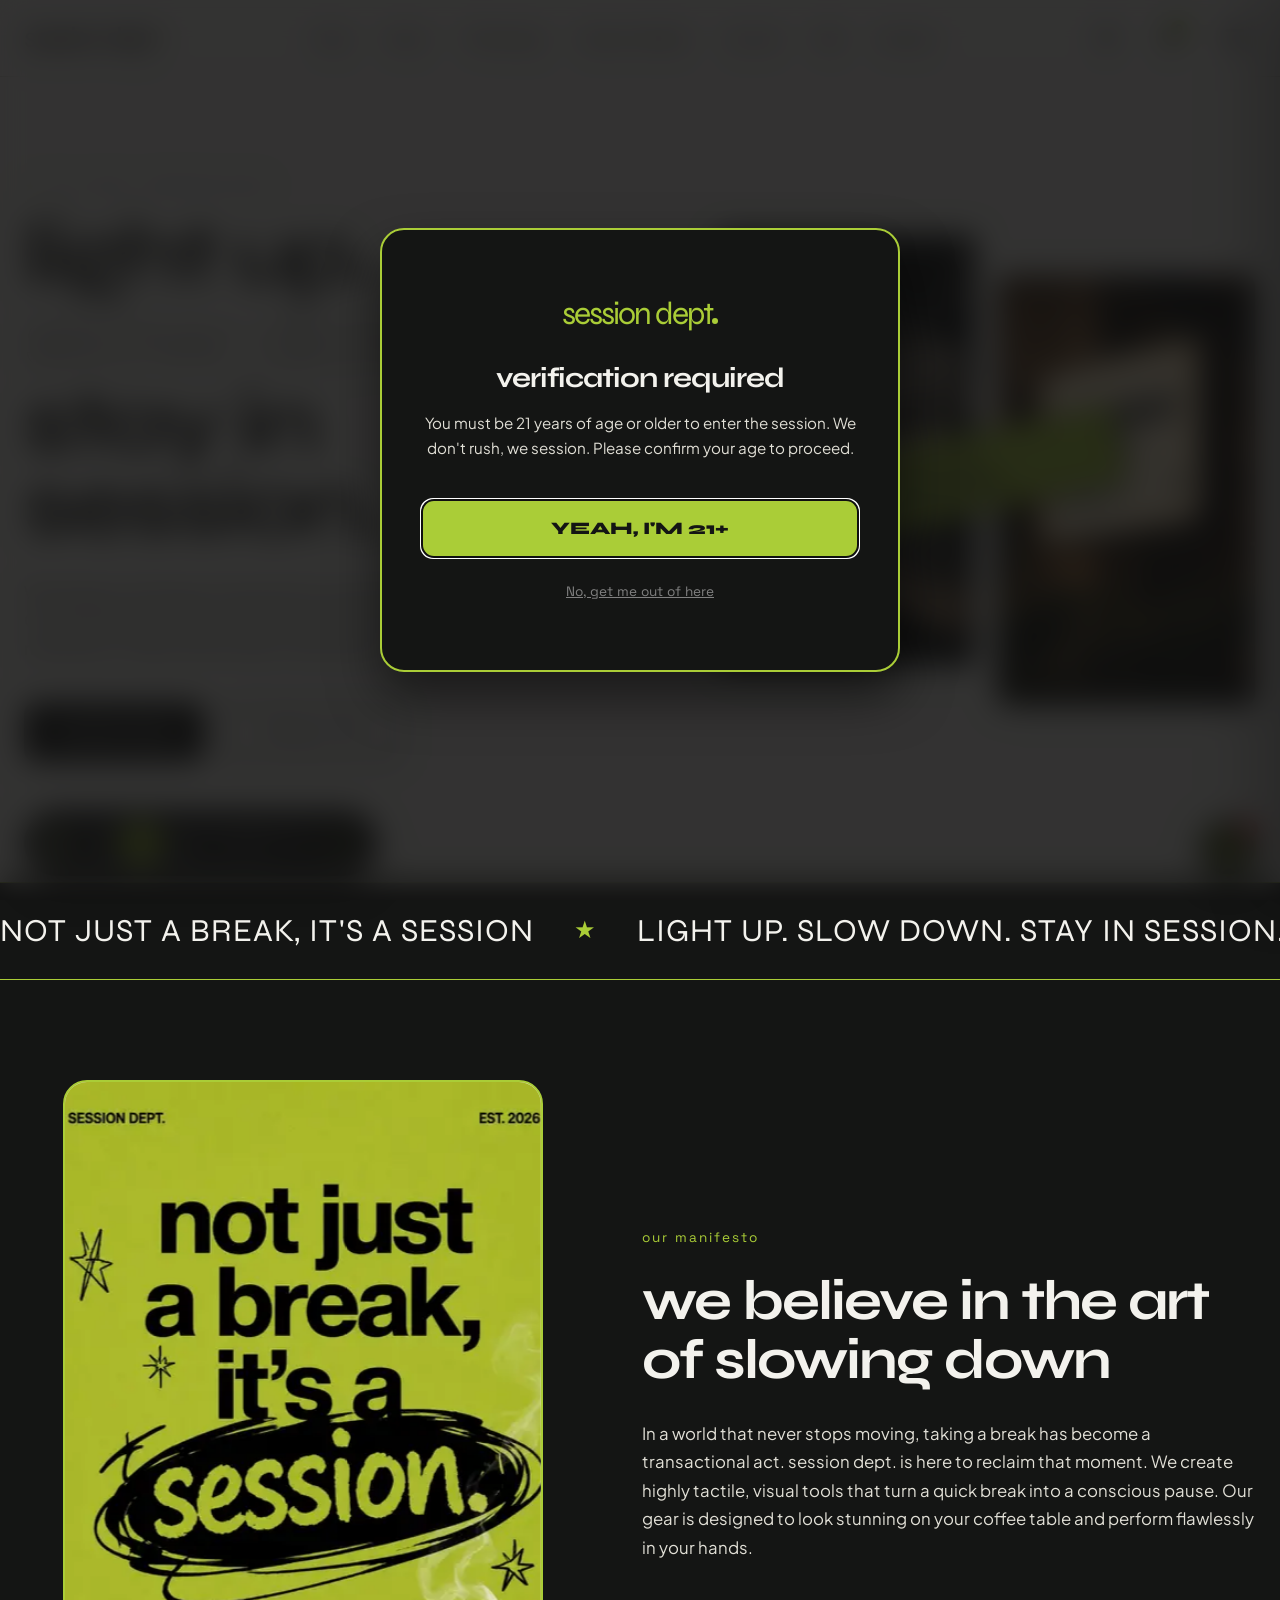
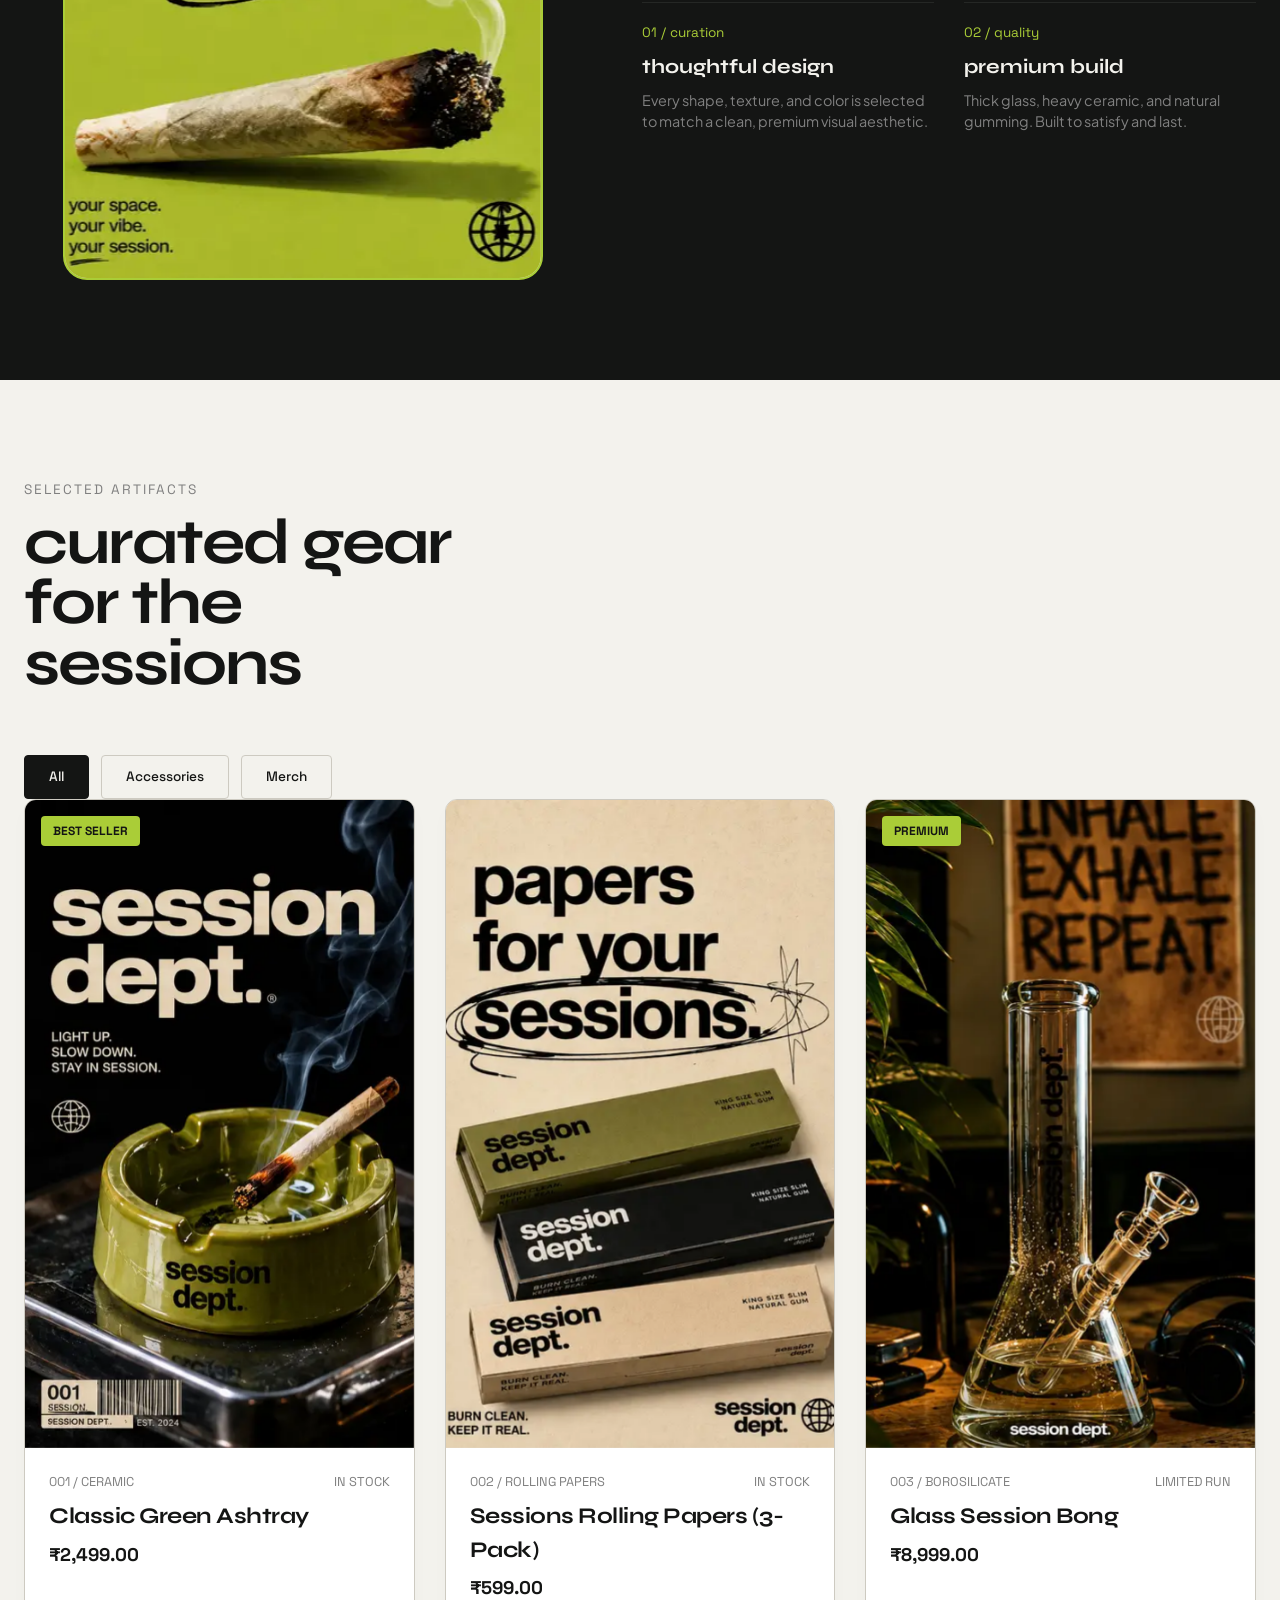
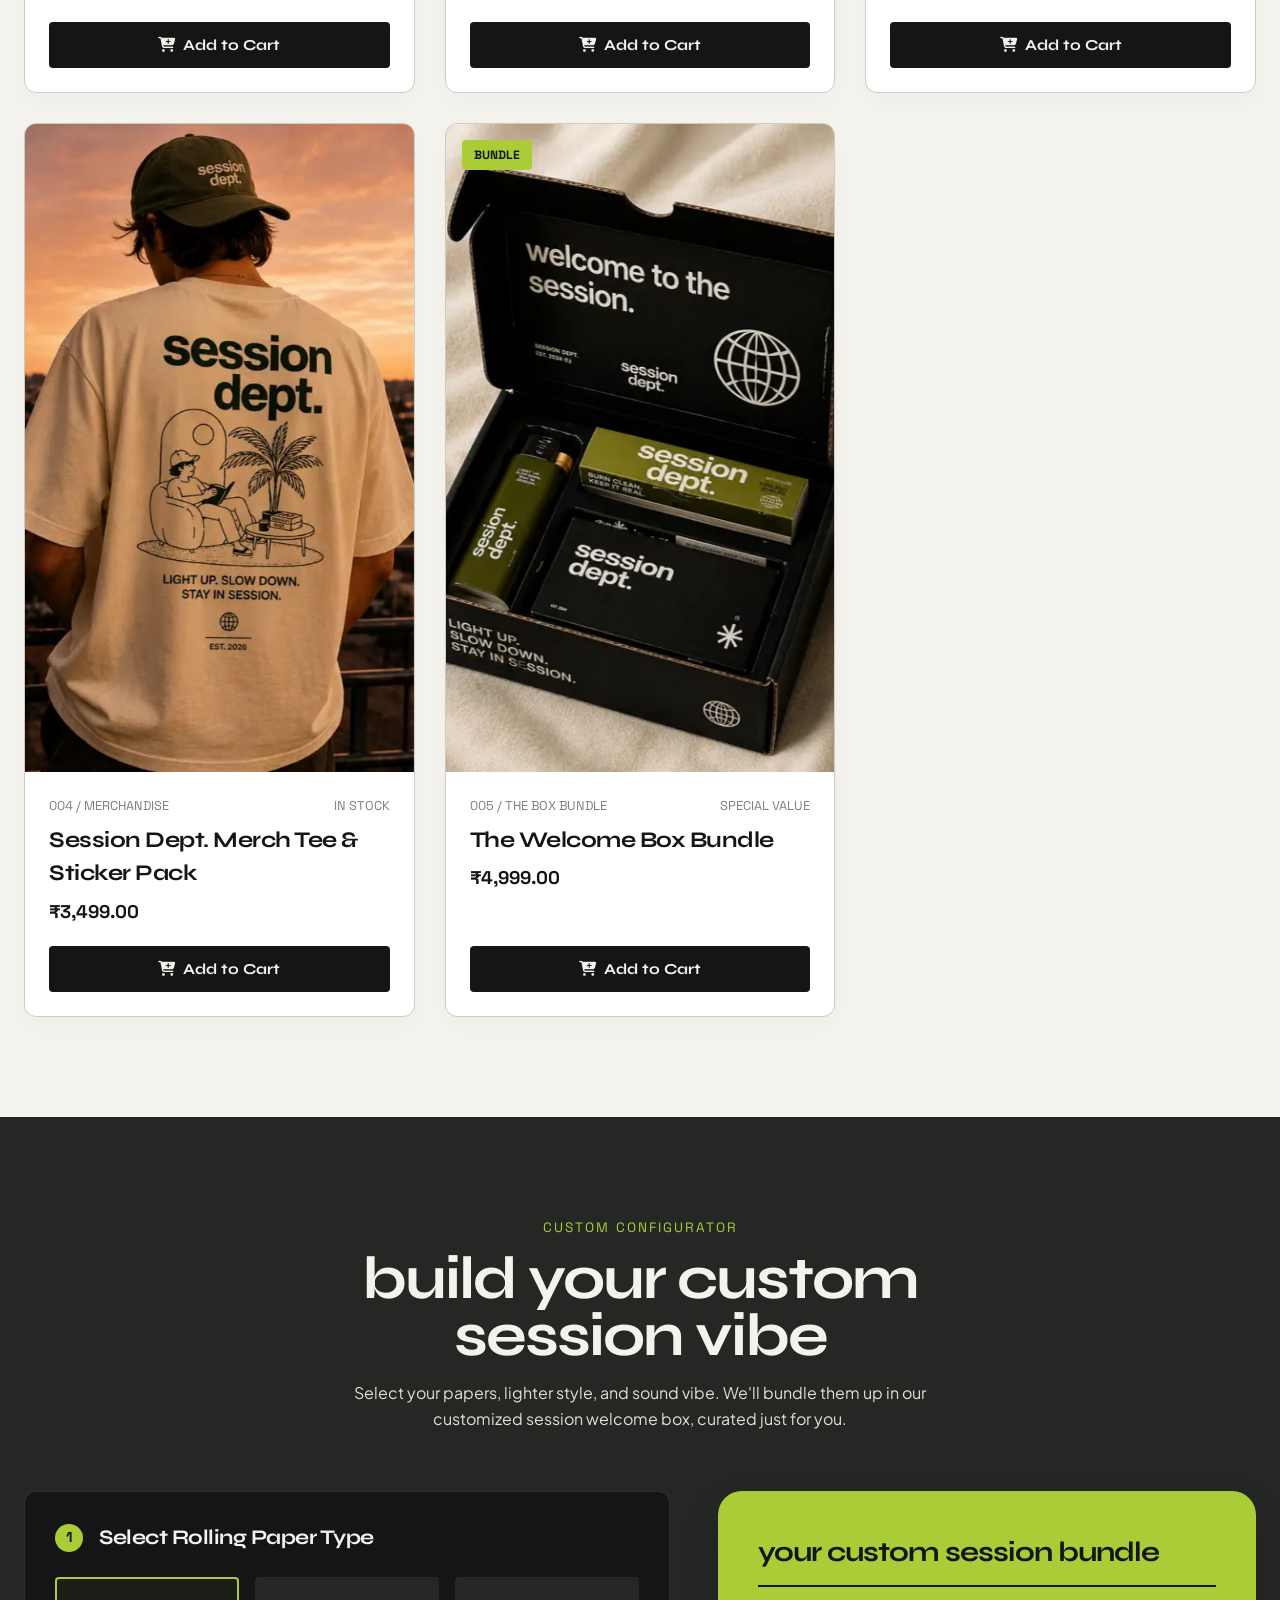
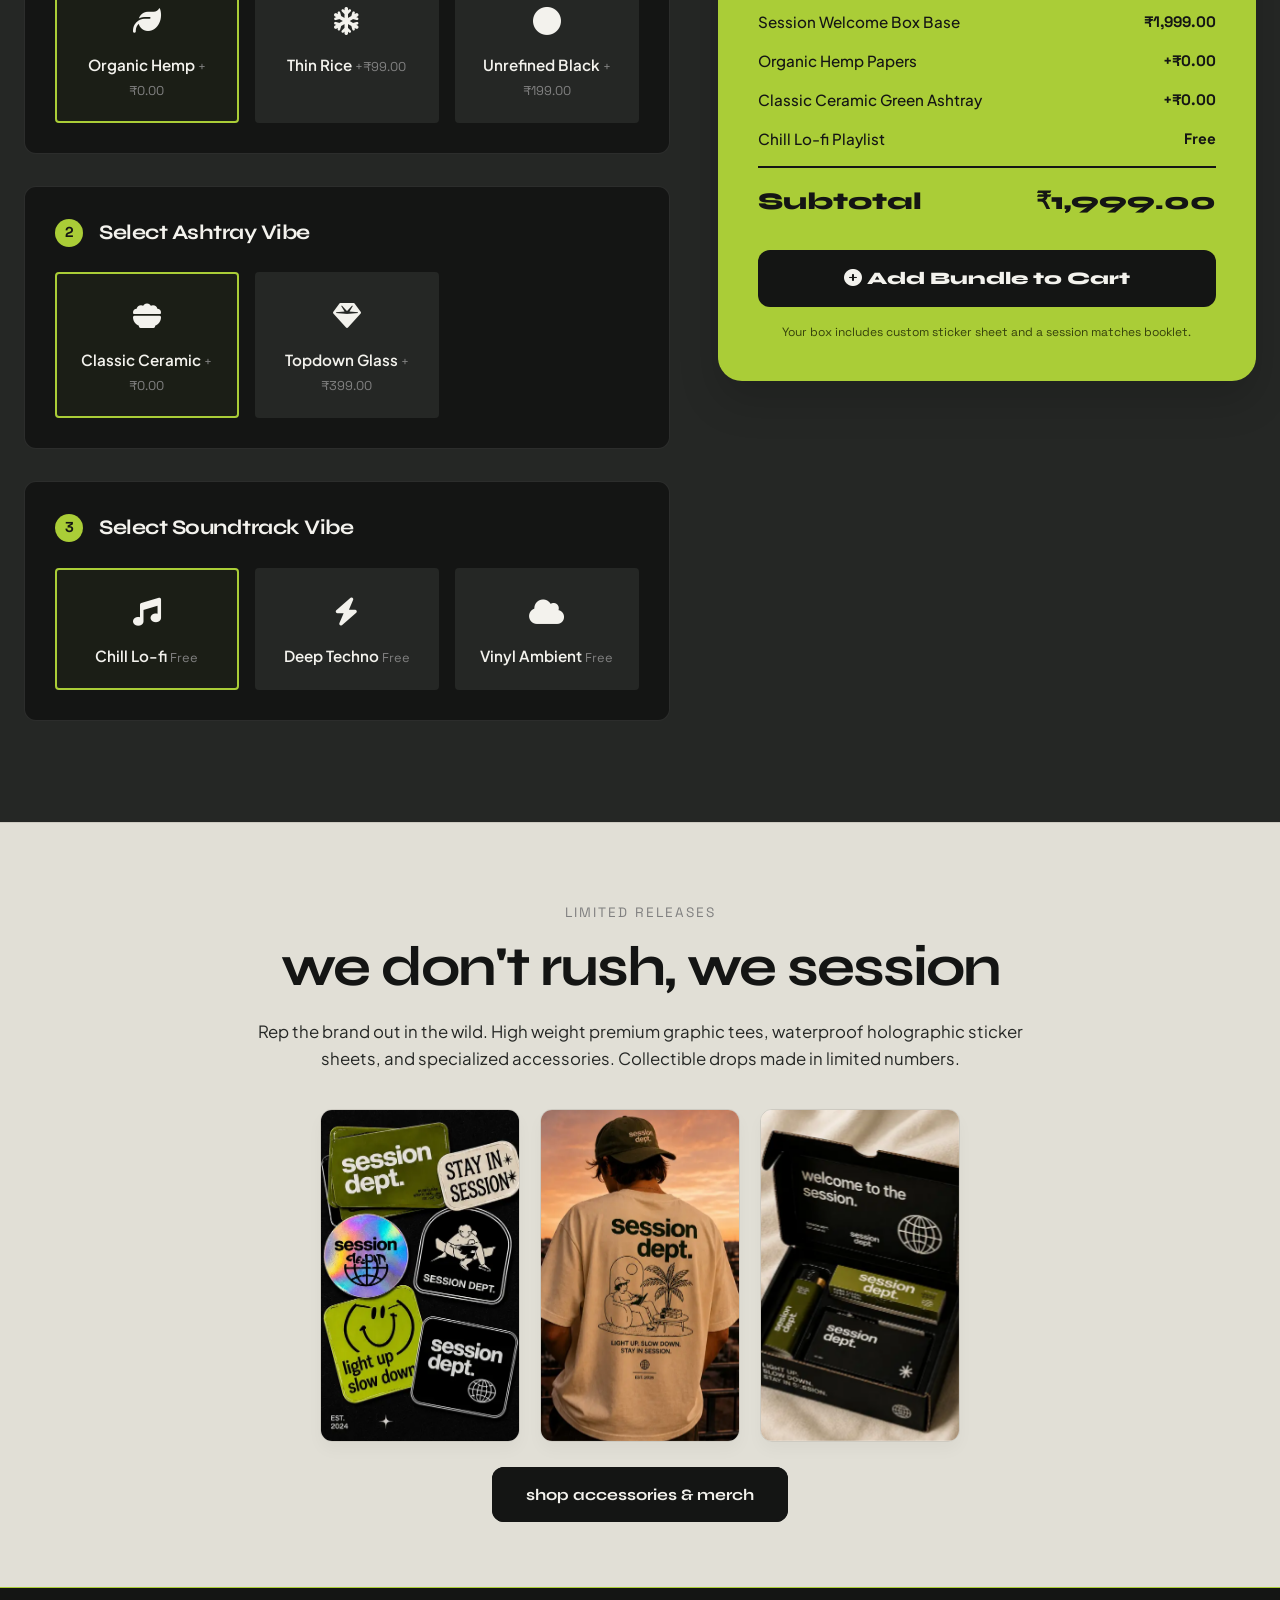
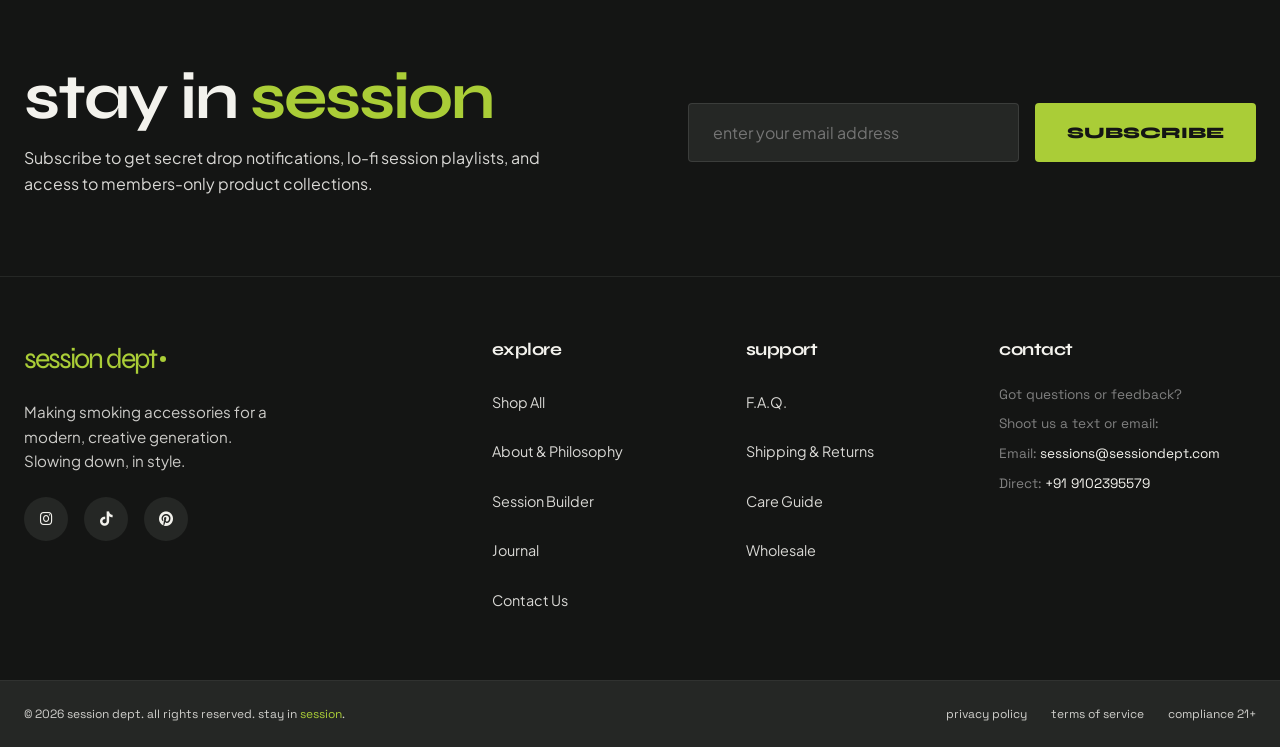
<file: index.html>
<!DOCTYPE html>
<html lang="en">
<head>
    <meta charset="UTF-8">
    <meta name="viewport" content="width=device-width, initial-scale=1.0">
    <title>session dept. | Stay in Session</title>
    
    <!-- SEO Meta Tags -->
    <meta name="description" content="session dept. is a premium smoking accessories brand targeting Gen Z. Premium ceramic ashtrays, unrefined rolling papers, and high-quality session kits. Light up, slow down, stay in session.">
    <meta name="keywords" content="session dept, smoking accessories, ashtrays, rolling papers, bongs, Gen Z brand, aesthetic smoking accessories, Delhi, Patna">
    <meta name="author" content="session dept.">
    
    <!-- Canonical Tag -->
    <link rel="canonical" href="https://sessiondept.com/index.html">
    
    <!-- Google Search Console Verification Placeholder -->
    <meta name="google-site-verification" content="YOUR_GSC_VERIFICATION_TOKEN_HERE">
    
    <!-- Open Graph Metadata -->
    <meta property="og:title" content="session dept. | Stay in Session">
    <meta property="og:description" content="Premium smoking accessories brand targeting Gen Z. Organic unrefined papers, custom ceramic ashtrays, and lo-fi audio playlists.">
    <meta property="og:type" content="website">
    <meta property="og:url" content="https://sessiondept.com/index.html">
    <meta property="og:image" content="https://sessiondept.com/assets/images/outdoor_sign.webp">
    <meta property="og:site_name" content="session dept.">
    
    <!-- Twitter Card Metadata -->
    <meta name="twitter:card" content="summary_large_image">
    <meta name="twitter:title" content="session dept. | Stay in Session">
    <meta name="twitter:description" content="Premium smoking accessories brand targeting Gen Z. Organic unrefined papers, custom ceramic ashtrays, and lo-fi audio playlists.">
    <meta name="twitter:image" content="https://sessiondept.com/assets/images/outdoor_sign.webp">
    
    <!-- Google Analytics Placeholder. Insert GA4 tracking ID (e.g., G-XXXXXXXXXX) here. -->
    <!-- 
    <script async src="https://www.googletagmanager.com/gtag/js?id=G-XXXXXXXXXX"></script>
    <script>
      window.dataLayer = window.dataLayer || [];
      function gtag(){dataLayer.push(arguments);}
      gtag('js', new Date());
      gtag('config', 'G-XXXXXXXXXX');
    </script>
    -->
    
    <!-- Preload Hero Image -->
    <link rel="preload" href="assets/images/smoke_silhouette-mobile.webp" as="image" media="(max-width: 767px)" fetchpriority="high" type="image/webp">
    <link rel="preload" href="assets/images/smoke_silhouette.webp" as="image" media="(min-width: 768px)" fetchpriority="high" type="image/webp">
    <!-- Google Fonts Preconnect -->
    <link rel="preconnect" href="https://fonts.googleapis.com">
    <link rel="preconnect" href="https://fonts.gstatic.com" crossorigin>
    <!-- Stylesheet -->
    <link rel="stylesheet" href="styles.css?v=20260609v3">
    
    <!-- FontAwesome for Icons -->
    <link rel="preload" href="https://cdnjs.cloudflare.com/ajax/libs/font-awesome/6.4.0/css/all.min.css" as="style" onload="this.onload=null;this.rel='stylesheet'">
    <noscript><link rel="stylesheet" href="https://cdnjs.cloudflare.com/ajax/libs/font-awesome/6.4.0/css/all.min.css"></noscript>
    
    <!-- JSON-LD Structured Data: Organization and WebSite -->
    <script type="application/ld+json">
    {
      "@context": "https://schema.org",
      "@type": "Organization",
      "name": "session dept.",
      "url": "https://sessiondept.com",
      "logo": "https://sessiondept.com/assets/images/outdoor_sign.webp",
      "contactPoint": {
        "@type": "ContactPoint",
        "telephone": "+91-9102395579",
        "contactType": "customer service",
        "areaServed": "IN",
        "availableLanguage": ["en", "hi"]
      },
      "founder": {
        "@type": "Person",
        "name": "Kanishk Prabhat"
      }
    }
    </script>
    <script type="application/ld+json">
    {
      "@context": "https://schema.org",
      "@type": "WebSite",
      "name": "session dept.",
      "url": "https://sessiondept.com",
      "potentialAction": {
        "@type": "SearchAction",
        "target": "https://sessiondept.com/journal.html?q={search_term_string}",
        "query-input": "required name=search_term_string"
      }
    }
    </script>
</head>
<body>

    <!-- Custom Cursor (Note: Controlled dynamically inside styles.css / app.js to hide during active age gate dialog checks) -->
    <div class="custom-cursor" id="custom-cursor"></div>
    <div class="custom-cursor-ring" id="custom-cursor-ring"></div>

    <!-- ==========================================================================
         Compliance Age Gate Modal
         ========================================================================== -->
    <dialog id="age-gate-dialog" class="age-gate-dialog" aria-label="Age Verification Gate">
        <div class="age-gate-container">
            <div class="age-gate-card" id="age-gate-card">
                <div class="age-gate-logo">session dept<span class="logo-dot"></span></div>
                <h1 class="age-gate-title">verification required</h1>
                <p class="age-gate-text">You must be 21 years of age or older to enter the session. We don't rush, we session. Please confirm your age to proceed.</p>
                <div class="age-gate-buttons">
                    <button id="btn-confirm-age" class="btn-confirm-age" type="button" aria-label="Confirm age 21 or older">YEAH, I'M 21+</button>
                    <button id="btn-reject-age" class="btn-reject-age" type="button" aria-label="Reject age and exit site">No, get me out of here</button>
                </div>
            </div>
        </div>
    </dialog>

    <!-- ==========================================================================
         Main Navigation Header
         ========================================================================== -->
    <header class="main-header" id="main-header">
        <div class="header-container">
            <a href="index.html" class="logo-link" id="logo-link" aria-label="session dept. homepage">
                <div class="logo-text">session dept<span class="logo-dot"></span></div>
            </a>
            
            <nav class="main-nav" id="main-nav" aria-label="Main Navigation">
                <ul class="nav-list">
                    <li><a href="index.html#shop" class="nav-link">Shop</a></li>
                    <li><a href="about.html" class="nav-link">About</a></li>
                    <li><a href="philosophy.html" class="nav-link">Philosophy</a></li>
                    <li><a href="index.html#builder" class="nav-link">Session Builder</a></li>
                    <li><a href="journal.html" class="nav-link">Journal</a></li>
                    <li><a href="faq.html" class="nav-link">FAQ</a></li>
                    <li><a href="contact.html" class="nav-link">Contact</a></li>
                </ul>
            </nav>
            
            <div class="header-actions">
                <button class="header-btn" id="playlist-toggle-btn" title="Toggle Lo-fi Ambient Music" aria-label="Toggle ambient background music">
                    <i class="fa-solid fa-compact-disc"></i>
                </button>
                <button class="header-btn" id="cart-toggle-btn" title="Open Shopping Cart" aria-label="View shopping cart">
                    <i class="fa-solid fa-shopping-bag"></i>
                    <span class="cart-count" id="cart-count">0</span>
                </button>
                <button class="header-btn mobile-nav-toggle" id="mobile-nav-toggle" aria-label="Toggle Navigation Menu" aria-expanded="false" aria-controls="main-nav">
                    <i class="fa-solid fa-bars"></i>
                </button>
            </div>
        </div>
    </header>

    <!-- ==========================================================================
         Hero Section
         ========================================================================== -->
    <main>
        <div class="desktop-only">
<section class="hero-section" id="hero">
            <div class="hero-content">
                <div class="hero-tag">est. 2026 / premium gear</div>
                <h2 class="hero-title">
                    <span>light up.</span>
                    <span class="hero-title-highlight">slow down.</span>
                    <span>stay in session.</span>
                </h2>
                <p class="hero-description">We design smoking accessories for a new generation. Curated designs, high contrast aesthetics, and custom materials to make every break a real session.</p>
                <div class="hero-cta-group">
                    <a href="#shop" class="btn-primary">explore shop</a>
                    <a href="#builder" class="btn-secondary">build your vibe</a>
                </div>
            </div>
            
            <div class="hero-collage">
                <div class="collage-badge">stay in session</div>
                <div class="collage-item collage-item-1">
                    <picture>
                    <source srcset="assets/images/smoke_silhouette-mobile.webp" media="(max-width: 767px)" type="image/webp">
                    <img src="assets/images/smoke_silhouette.webp" alt="Exhaling smoke forming session dept text" id="hero-img-1">
                </picture>
                </div>
                <div class="collage-item collage-item-2">
                    <picture>
                    <source srcset="assets/images/outdoor_sign-mobile.webp" media="(max-width: 767px)" type="image/webp">
                    <img src="assets/images/outdoor_sign.webp" alt="session dept illuminated outdoor logo sign" id="hero-img-2">
                </picture>
                </div>
            </div>
        </section>
</div>

            <!-- Mobile Hero Section -->
            <section class="hero-section-mobile mobile-only" id="hero-mobile">
                <div class="mobile-hero-content">
                    <div class="hero-tag">est. 2026 / premium gear</div>
                    <h2 class="hero-title">
                        <span>light up.</span>
                        <span class="hero-title-highlight">slow down.</span>
                        <span>stay in session.</span>
                    </h2>
                    <p class="hero-description">We design smoking accessories for a new generation. Curated designs, high contrast aesthetics, and custom materials to make every break a real session.</p>
                    <div class="hero-cta-group">
                        <a href="#shop" class="btn-primary">explore shop</a>
                        <a href="#builder" class="btn-secondary">build your vibe</a>
                    </div>
                    <div class="mobile-hero-media">
                        <img src="assets/images/smoke_silhouette-mobile.webp" alt="Exhaling smoke forming session dept text" id="hero-img-1-mobile">
                    </div>
                </div>
            </section>
            

        <!-- ==========================================================================
             Endless Text Marquee Banner
             ========================================================================== -->
        <div class="marquee-container">
            <div class="marquee-track">
                <div class="marquee-content">
                    <span>not just a break, it's a session</span>
                    <span class="marquee-star">★</span>
                    <span>light up. slow down. stay in session.</span>
                    <span class="marquee-star">★</span>
                    <span>we don't rush, we session</span>
                    <span class="marquee-star">★</span>
                    <span>papers for your sessions</span>
                    <span class="marquee-star">★</span>
                    <span>inhale exhale repeat</span>
                    <span class="marquee-star">★</span>
                </div>
                <div class="marquee-content">
                    <span>not just a break, it's a session</span>
                    <span class="marquee-star">★</span>
                    <span>light up. slow down. stay in session.</span>
                    <span class="marquee-star">★</span>
                    <span>we don't rush, we session</span>
                    <span class="marquee-star">★</span>
                    <span>papers for your sessions</span>
                    <span class="marquee-star">★</span>
                    <span>inhale exhale repeat</span>
                    <span class="marquee-star">★</span>
                </div>
            </div>
        </div>

        <!-- ==========================================================================
             Brand Philosophy Section (Dark Mode theme)
             ========================================================================== -->
        <div class="desktop-only">
<section class="philosophy-section reveal-on-scroll" id="philosophy">
            <div class="philosophy-container">
                <div class="philosophy-media">
                    <picture>
                    <source srcset="assets/images/lime_green_poster-mobile.webp" media="(max-width: 767px)" type="image/webp">
                    <img src="assets/images/lime_green_poster.webp" alt="not just a break, it's a session typography poster" id="ph-poster-img">
                </picture>
                </div>
                <div class="philosophy-content">
                    <div class="philosophy-tag">our manifesto</div>
                    <h2 class="philosophy-title">we believe in the art of slowing down</h2>
                    <p class="philosophy-text">In a world that never stops moving, taking a break has become a transactional act. session dept. is here to reclaim that moment. We create highly tactile, visual tools that turn a quick break into a conscious pause. Our gear is designed to look stunning on your coffee table and perform flawlessly in your hands.</p>
                    
                    <div class="philosophy-grid">
                        <div class="philosophy-item-box">
                            <div class="philosophy-item-num">01 / curation</div>
                            <h3 class="philosophy-item-title">thoughtful design</h3>
                            <p class="philosophy-item-text">Every shape, texture, and color is selected to match a clean, premium visual aesthetic.</p>
                        </div>
                        <div class="philosophy-item-box">
                            <div class="philosophy-item-num">02 / quality</div>
                            <h3 class="philosophy-item-title">premium build</h3>
                            <p class="philosophy-item-text">Thick glass, heavy ceramic, and natural gumming. Built to satisfy and last.</p>
                        </div>
                    </div>
                </div>
            </div>
        </section>
</div>

            <!-- Mobile Philosophy Section -->
            <section class="philosophy-section-mobile mobile-only" id="philosophy-mobile">
                <div class="mobile-philosophy-container">
                    <div class="mobile-philosophy-media">
                        <img src="assets/images/lime_green_poster-mobile.webp" alt="Vibrant neon lime graphic poster session dept" loading="lazy">
                    </div>
                    <div class="mobile-philosophy-content">
                        <span class="philosophy-tag">our philosophy</span>
                        <h2 class="philosophy-title">artifacts for intentional breaks.</h2>
                        <p class="philosophy-text">In a culture of endless scrolls and screen glare, session dept. designs physical checkpoints. We craft stoneware ashtrays, custom clay pipes, and slow-burning papers designed to help you exit the digital loop.</p>
                        <p class="philosophy-text">Each object is a tactical reminder: slow down your tempo, appreciate the material tactile weight, and breathe. We don't believe in productivity gear; we believe in rituals.</p>
                        <a href="philosophy.html" class="btn-secondary">read our design manifesto</a>
                    </div>
                </div>
            </section>
            

        <!-- ==========================================================================
             Shop / Product Catalog Section
             ========================================================================== -->
        <div class="desktop-only">
<section class="shop-section reveal-on-scroll" id="shop">
            <div class="shop-header">
                <div class="shop-title-group">
                    <div class="shop-tag">selected artifacts</div>
                    <h2 class="shop-title">curated gear for the sessions</h2>
                </div>
            </div>

            <div class="shop-filter-bar">
                <button class="filter-btn active" data-category="all">All</button>
                <button class="filter-btn" data-category="gear">Accessories</button>
                <button class="filter-btn" data-category="merch">Merch</button>
            </div>
            
            <div class="product-grid" id="product-grid">
                <!-- Product 1: Classic Green Ashtray -->
                <div class="product-card" data-product-id="1" data-category="gear">
                    <div class="product-image-wrapper">
                        <span class="product-badge">Best Seller</span>
                        <picture>
                    <source srcset="assets/images/ashtray_horizontal-mobile.webp" media="(max-width: 767px)" type="image/webp">
                    <img src="assets/images/ashtray_horizontal.webp" alt="Ceramic green horizontal ashtray" class="product-img-primary has-hover">
                </picture>
                        <picture>
                    <source srcset="assets/images/ashtray_topdown-mobile.webp" media="(max-width: 767px)" type="image/webp">
                    <img src="assets/images/ashtray_topdown.webp" alt="Ceramic green topdown ashtray" class="product-img-hover">
                </picture>
                    </div>
                    <div class="product-info">
                        <div class="product-meta">
                            <span>001 / CERAMIC</span>
                            <span>IN STOCK</span>
                        </div>
                        <h3 class="product-title">Classic Green Ashtray</h3>
                        <div class="product-price">₹2,499.00</div>
                        <button class="btn-add-cart" onclick="addToCart(1)">
                            <i class="fa-solid fa-cart-plus"></i> Add to Cart
                        </button>
                    </div>
                </div>

                <!-- Product 2: Sessions Rolling Papers -->
                <div class="product-card" data-product-id="2" data-category="gear">
                    <div class="product-image-wrapper">
                        <picture>
                    <source srcset="assets/images/papers_vertical-mobile.webp" media="(max-width: 767px)" type="image/webp">
                    <img src="assets/images/papers_vertical.webp" alt="session dept rolling papers pack" class="product-img-primary">
                </picture>
                    </div>
                    <div class="product-info">
                        <div class="product-meta">
                            <span>002 / ROLLING PAPERS</span>
                            <span>IN STOCK</span>
                        </div>
                        <h3 class="product-title">Sessions Rolling Papers (3-Pack)</h3>
                        <div class="product-price">₹599.00</div>
                        <button class="btn-add-cart" onclick="addToCart(2)">
                            <i class="fa-solid fa-cart-plus"></i> Add to Cart
                        </button>
                    </div>
                </div>

                <!-- Product 3: Glass Session Bong -->
                <div class="product-card" data-product-id="3" data-category="gear">
                    <div class="product-image-wrapper">
                        <span class="product-badge">Premium</span>
                        <picture>
                    <source srcset="assets/images/bong_vertical-mobile.webp" media="(max-width: 767px)" type="image/webp">
                    <img src="assets/images/bong_vertical.webp" alt="Glass water pipe bong on table" class="product-img-primary">
                </picture>
                    </div>
                    <div class="product-info">
                        <div class="product-meta">
                            <span>003 / BOROSILICATE</span>
                            <span>LIMITED RUN</span>
                        </div>
                        <h3 class="product-title">Glass Session Bong</h3>
                        <div class="product-price">₹8,999.00</div>
                        <button class="btn-add-cart" onclick="addToCart(3)">
                            <i class="fa-solid fa-cart-plus"></i> Add to Cart
                        </button>
                    </div>
                </div>

                <!-- Product 4: Session Dept. Merch & Sticker Pack -->
                <div class="product-card" data-product-id="4" data-category="merch">
                    <div class="product-image-wrapper">
                        <picture>
                    <source srcset="assets/images/tshirt_back-mobile.webp" media="(max-width: 767px)" type="image/webp">
                    <img src="assets/images/tshirt_back.webp" alt="session dept graphic tshirt back" class="product-img-primary has-hover">
                </picture>
                        <picture>
                    <source srcset="assets/images/stickers-mobile.webp" media="(max-width: 767px)" type="image/webp">
                    <img src="assets/images/stickers.webp" alt="session dept holographic stickers sheet" class="product-img-hover">
                </picture>
                    </div>
                    <div class="product-info">
                        <div class="product-meta">
                            <span>004 / MERCHANDISE</span>
                            <span>IN STOCK</span>
                        </div>
                        <h3 class="product-title">Session Dept. Merch Tee & Sticker Pack</h3>
                        <div class="product-price">₹3,499.00</div>
                        <button class="btn-add-cart" onclick="addToCart(4)">
                            <i class="fa-solid fa-cart-plus"></i> Add to Cart
                        </button>
                    </div>
                </div>

                <!-- Product 5: The Welcome Box Bundle -->
                <div class="product-card" data-product-id="5" data-category="gear">
                    <div class="product-image-wrapper">
                        <span class="product-badge">Bundle</span>
                        <picture>
                    <source srcset="assets/images/welcome_box-mobile.webp" media="(max-width: 767px)" type="image/webp">
                    <img src="assets/images/welcome_box.webp" alt="Welcome box containing papers lighter pre-rolls" class="product-img-primary">
                </picture>
                    </div>
                    <div class="product-info">
                        <div class="product-meta">
                            <span>005 / THE BOX BUNDLE</span>
                            <span>SPECIAL VALUE</span>
                        </div>
                        <h3 class="product-title">The Welcome Box Bundle</h3>
                        <div class="product-price">₹4,999.00</div>
                        <button class="btn-add-cart" onclick="addToCart(5)">
                            <i class="fa-solid fa-cart-plus"></i> Add to Cart
                        </button>
                    </div>
                </div>
            </div>
        </section>
</div>

            <!-- Mobile Shop Section -->
            <section class="shop-section-mobile mobile-only" id="shop-mobile">
                <div class="shop-container-mobile">
                    <div class="shop-header-mobile">
                        <div class="shop-title-group">
                            <div class="shop-tag">selected artifacts</div>
                            <h2 class="shop-title">curated gear for the sessions</h2>
                        </div>
                    </div>
                    <div class="shop-filter-bar-mobile">
                        <button class="filter-btn-mobile active" data-category="all">All</button>
                        <button class="filter-btn-mobile" data-category="gear">Accessories</button>
                        <button class="filter-btn-mobile" data-category="merch">Merch</button>
                    </div>
                    <div class="product-grid-mobile" id="product-grid-mobile">
                        <!-- Product 1 -->
                        <div class="product-card-mobile" data-product-id="1" data-category="gear">
                            <div class="product-image-wrapper-mobile">
                                <span class="product-badge-mobile">Best Seller</span>
                                <img src="assets/images/ashtray_horizontal-mobile.webp" alt="Ceramic green horizontal ashtray" loading="lazy">
                            </div>
                            <div class="product-info-mobile">
                                <h3 class="product-title-mobile">Classic Green Ashtray</h3>
                                <div class="product-price-mobile">₹2,499.00</div>
                                <button class="btn-add-cart-mobile" onclick="addToCart(1)">
                                    <i class="fa-solid fa-cart-plus"></i> Add to Cart
                                </button>
                            </div>
                        </div>
                        <!-- Product 2 -->
                        <div class="product-card-mobile" data-product-id="2" data-category="gear">
                            <div class="product-image-wrapper-mobile">
                                <img src="assets/images/papers_vertical-mobile.webp" alt="session dept rolling papers pack" loading="lazy">
                            </div>
                            <div class="product-info-mobile">
                                <h3 class="product-title-mobile">Sessions Rolling Papers (3-Pack)</h3>
                                <div class="product-price-mobile">₹599.00</div>
                                <button class="btn-add-cart-mobile" onclick="addToCart(2)">
                                    <i class="fa-solid fa-cart-plus"></i> Add to Cart
                                </button>
                            </div>
                        </div>
                        <!-- Product 3 -->
                        <div class="product-card-mobile" data-product-id="3" data-category="gear">
                            <div class="product-image-wrapper-mobile">
                                <span class="product-badge-mobile">Premium</span>
                                <img src="assets/images/bong_vertical-mobile.webp" alt="Glass water pipe bong on table" loading="lazy">
                            </div>
                            <div class="product-info-mobile">
                                <h3 class="product-title-mobile">Glass Session Bong</h3>
                                <div class="product-price-mobile">₹8,999.00</div>
                                <button class="btn-add-cart-mobile" onclick="addToCart(3)">
                                    <i class="fa-solid fa-cart-plus"></i> Add to Cart
                                </button>
                            </div>
                        </div>
                        <!-- Product 4 -->
                        <div class="product-card-mobile" data-product-id="4" data-category="merch">
                            <div class="product-image-wrapper-mobile">
                                <img src="assets/images/tshirt_back-mobile.webp" alt="session dept graphic tshirt back" loading="lazy">
                            </div>
                            <div class="product-info-mobile">
                                <h3 class="product-title-mobile">Session Dept. Merch Tee & Sticker Pack</h3>
                                <div class="product-price-mobile">₹3,499.00</div>
                                <button class="btn-add-cart-mobile" onclick="addToCart(4)">
                                    <i class="fa-solid fa-cart-plus"></i> Add to Cart
                                </button>
                            </div>
                        </div>
                        <!-- Product 5 -->
                        <div class="product-card-mobile" data-product-id="5" data-category="gear">
                            <div class="product-image-wrapper-mobile">
                                <span class="product-badge-mobile">Bundle</span>
                                <img src="assets/images/welcome_box-mobile.webp" alt="Welcome box containing papers lighter pre-rolls" loading="lazy">
                            </div>
                            <div class="product-info-mobile">
                                <h3 class="product-title-mobile">The Welcome Box Bundle</h3>
                                <div class="product-price-mobile">₹4,999.00</div>
                                <button class="btn-add-cart-mobile" onclick="addToCart(5)">
                                    <i class="fa-solid fa-cart-plus"></i> Add to Cart
                                </button>
                            </div>
                        </div>
                    </div>
                </div>
            </section>
            

        <!-- ==========================================================================
             Interactive Session Builder Widget Section
             ========================================================================== -->
        <section class="builder-section reveal-on-scroll" id="builder">
            <!-- Desktop Builder Layout -->
            <div class="builder-container desktop-builder-layout desktop-only">
                <div class="builder-header">
                    <div class="builder-tag">custom configurator</div>
                    <h2 class="builder-title">build your custom session vibe</h2>
                    <p class="builder-description">Select your papers, lighter style, and sound vibe. We'll bundle them up in our customized session welcome box, curated just for you.</p>
                </div>
                
                <div class="builder-grid">
                    <div class="builder-steps">
                        <!-- Step 1: Papers Selection -->
                        <div class="builder-step">
                            <div class="builder-step-header">
                                <div class="builder-step-num">1</div>
                                <h3 class="builder-step-title">Select Rolling Paper Type</h3>
                            </div>
                            <div class="builder-options">
                                <div class="option-card selected" data-step="1" data-val="organic" data-price="0" data-label="Organic Hemp Papers">
                                    <span class="option-icon"><i class="fa-solid fa-leaf"></i></span>
                                    <span class="option-name">Organic Hemp</span>
                                    <span class="option-price">+₹0.00</span>
                                </div>
                                <div class="option-card" data-step="1" data-val="rice" data-price="99" data-label="Ultra Thin Rice Papers">
                                    <span class="option-icon"><i class="fa-solid fa-snowflake"></i></span>
                                    <span class="option-name">Thin Rice</span>
                                    <span class="option-price">+₹99.00</span>
                                </div>
                                <div class="option-card" data-step="1" data-val="black" data-price="199" data-label="Unrefined Black Papers">
                                    <span class="option-icon"><i class="fa-solid fa-circle"></i></span>
                                    <span class="option-name">Unrefined Black</span>
                                    <span class="option-price">+₹199.00</span>
                                </div>
                            </div>
                        </div>

                        <!-- Step 2: Ashtray Vibe -->
                        <div class="builder-step">
                            <div class="builder-step-header">
                                <div class="builder-step-num">2</div>
                                <h3 class="builder-step-title">Select Ashtray Vibe</h3>
                            </div>
                            <div class="builder-options">
                                <div class="option-card selected" data-step="2" data-val="classic" data-price="0" data-label="Classic Ceramic Green Ashtray">
                                    <span class="option-icon"><i class="fa-solid fa-bowl-food"></i></span>
                                    <span class="option-name">Classic Ceramic</span>
                                    <span class="option-price">+₹0.00</span>
                                </div>
                                <div class="option-card" data-step="2" data-val="topdown" data-price="399" data-label="Topdown Green Glass Ashtray">
                                    <span class="option-icon"><i class="fa-solid fa-gem"></i></span>
                                    <span class="option-name">Topdown Glass</span>
                                    <span class="option-price">+₹399.00</span>
                                </div>
                            </div>
                        </div>

                        <!-- Step 3: Soundtrack Choice -->
                        <div class="builder-step">
                            <div class="builder-step-header">
                                <div class="builder-step-num">3</div>
                                <h3 class="builder-step-title">Select Soundtrack Vibe</h3>
                            </div>
                            <div class="builder-options">
                                <div class="option-card selected" data-step="3" data-val="lofi" data-price="0" data-label="Session Lo-Fi Playlist">
                                    <span class="option-icon"><i class="fa-solid fa-music"></i></span>
                                    <span class="option-name">Chill Lo-fi</span>
                                    <span class="option-price">Free</span>
                                </div>
                                <div class="option-card" data-step="3" data-val="techno" data-price="0" data-label="Dark Techno Playlist">
                                    <span class="option-icon"><i class="fa-solid fa-bolt"></i></span>
                                    <span class="option-name">Deep Techno</span>
                                    <span class="option-price">Free</span>
                                </div>
                                <div class="option-card" data-step="3" data-val="ambient" data-price="0" data-label="Ambient Vinyl Playlist">
                                    <span class="option-icon"><i class="fa-solid fa-cloud"></i></span>
                                    <span class="option-name">Vinyl Ambient</span>
                                    <span class="option-price">Free</span>
                                </div>
                            </div>
                        </div>
                    </div>

                    <!-- Builder Preview Box -->
                    <div class="builder-preview-panel">
                        <h3 class="preview-title">your custom session bundle</h3>
                        <div class="preview-receipt">
                            <div class="receipt-row">
                                <span class="receipt-label">Session Welcome Box Base</span>
                                <span class="receipt-value">₹1,999.00</span>
                            </div>
                            <div class="receipt-row">
                                <span class="receipt-label" id="preview-paper-label">Organic Hemp Papers</span>
                                <span class="receipt-value" id="preview-paper-price">+₹0.00</span>
                            </div>
                            <div class="receipt-row">
                                <span class="receipt-label" id="preview-ashtray-label">Classic Ceramic Green Ashtray</span>
                                <span class="receipt-value" id="preview-ashtray-price">+₹0.00</span>
                            </div>
                            <div class="receipt-row">
                                <span class="receipt-label" id="preview-sound-label">Chill Lo-fi Playlist</span>
                                <span class="receipt-value">Free</span>
                            </div>
                            <div class="receipt-row total">
                                <span>Subtotal</span>
                                <span id="builder-total-price">₹1,999.00</span>
                            </div>
                        </div>
                        <button class="btn-add-builder" id="btn-add-builder-to-cart">
                            <i class="fa-solid fa-plus-circle"></i> Add Bundle to Cart
                        </button>
                        <p class="preview-note">Your box includes custom sticker sheet and a session matches booklet.</p>
                    </div>
                </div>
            </div>

            <!-- Mobile Configurator Layout -->
            <!-- Mobile Configurator Layout -->
            <div class="mobile-builder-layout mobile-only" id="mobile-builder-layout">
                <!-- Mobile Progress Steps -->
                <div class="mobile-step-indicator">
                    <div class="mobile-step-tab active" data-step="1">1. Papers</div>
                    <div class="mobile-step-tab" data-step="2">2. Ashtray</div>
                    <div class="mobile-step-tab" data-step="3">3. Sound</div>
                    <div class="mobile-step-tab" data-step="4">4. Review</div>
                </div>

                <div class="mobile-builder-body">
                    <!-- Step 1: Papers -->
                    <div class="mobile-builder-step-pane active" id="mobile-step-pane-1">
                        <h3 class="mobile-step-title">Select Rolling Paper Type</h3>
                        <div class="mobile-large-card-wrapper" id="mobile-large-card-wrapper-1"></div>
                        <div class="mobile-small-cards-grid" id="mobile-small-cards-wrapper-1"></div>
                    </div>

                    <!-- Step 2: Ashtray -->
                    <div class="mobile-builder-step-pane" id="mobile-step-pane-2">
                        <h3 class="mobile-step-title">Select Ashtray Vibe</h3>
                        <div class="mobile-large-card-wrapper" id="mobile-large-card-wrapper-2"></div>
                        <div class="mobile-small-cards-grid" id="mobile-small-cards-wrapper-2"></div>
                    </div>

                    <!-- Step 3: Sound -->
                    <div class="mobile-builder-step-pane" id="mobile-step-pane-3">
                        <h3 class="mobile-step-title">Select Soundtrack Vibe</h3>
                        <div class="mobile-large-card-wrapper" id="mobile-large-card-wrapper-3"></div>
                        <div class="mobile-small-cards-grid" id="mobile-small-cards-wrapper-3"></div>
                    </div>

                    <!-- Step 4: Review -->
                    <div class="mobile-builder-step-pane" id="mobile-step-pane-4">
                        <h3 class="mobile-step-title">Confirm Your Session Vibe</h3>
                        <div class="mobile-review-summary" id="mobile-review-summary">
                            <!-- Populated dynamically via JS -->
                        </div>
                    </div>
                </div>

                <!-- Bottom Control Bar -->
                <div class="mobile-builder-controls">
                    <button class="mobile-btn-prev" id="mobile-builder-prev-btn" style="display: none;"><i class="fa-solid fa-arrow-left"></i> Back</button>
                    <button class="mobile-btn-next" id="mobile-builder-next-btn">Next Step <i class="fa-solid fa-arrow-right"></i></button>
                </div>

                <!-- Sticky Summary Drawer -->
                <div class="mobile-summary-drawer" id="mobile-summary-drawer">
                    <div class="mobile-summary-header" id="mobile-summary-toggle">
                        <span>Session Summary (<span id="mobile-summary-count">3</span> Selected)</span>
                        <i class="fa-solid fa-chevron-up" id="mobile-summary-arrow"></i>
                    </div>
                    <div class="mobile-summary-content" id="mobile-summary-content">
                        <!-- Populated dynamically via JS -->
                    </div>
                </div>
            </div>
        </section>

        <!-- ==========================================================================
             Stickers / Merchandise Callout Section
             ========================================================================== -->
        <div class="desktop-only">
<section class="merch-callout-section reveal-on-scroll">
            <div class="merch-callout-container">
                <div class="merch-callout-tag">limited releases</div>
                <h2 class="merch-callout-title">we don't rush, we session</h2>
                <p class="merch-callout-text">Rep the brand out in the wild. High weight premium graphic tees, waterproof holographic sticker sheets, and specialized accessories. Collectible drops made in limited numbers.</p>
                <div class="merch-carousel">
                    <div class="carousel-img-card">
                        <picture>
                    <source srcset="assets/images/stickers-mobile.webp" media="(max-width: 767px)" type="image/webp">
                    <img src="assets/images/stickers.webp" alt="Session Dept stickers collection">
                </picture>
                    </div>
                    <div class="carousel-img-card">
                        <picture>
                    <source srcset="assets/images/tshirt_back-mobile.webp" media="(max-width: 767px)" type="image/webp">
                    <img src="assets/images/tshirt_back.webp" alt="Session Dept graphic t-shirt design">
                </picture>
                    </div>
                    <div class="carousel-img-card">
                        <picture>
                    <source srcset="assets/images/welcome_box-mobile.webp" media="(max-width: 767px)" type="image/webp">
                    <img src="assets/images/welcome_box.webp" alt="Session Dept welcome gift pack">
                </picture>
                    </div>
                </div>
                <a href="#shop" class="btn-primary">shop accessories & merch</a>
            </div>
        </section>
</div>

            <!-- Mobile Merch Callout Section -->
            <section class="merch-callout-section-mobile mobile-only" id="merch-callout-mobile">
                <div class="merch-callout-container">
                    <div class="merch-callout-tag">limited releases</div>
                    <h2 class="merch-callout-title">we don't rush, we session</h2>
                    <p class="merch-callout-text">Rep the brand out in the wild. High weight premium graphic tees, waterproof holographic sticker sheets, and specialized accessories. Collectible drops made in limited numbers.</p>
                    <div class="merch-carousel-mobile">
                        <div class="carousel-img-card-mobile">
                            <img src="assets/images/stickers-mobile.webp" alt="Session Dept stickers collection" loading="lazy">
                        </div>
                        <div class="carousel-img-card-mobile">
                            <img src="assets/images/tshirt_back-mobile.webp" alt="Session Dept graphic t-shirt design" loading="lazy">
                        </div>
                        <div class="carousel-img-card-mobile">
                            <img src="assets/images/welcome_box-mobile.webp" alt="Session Dept welcome gift pack" loading="lazy">
                        </div>
                    </div>
                    <a href="#shop" class="btn-primary">shop accessories & merch</a>
                </div>
            </section>
            
    </main>

    <!-- ==========================================================================
         Lo-Fi Sound Player Floating Widget
         ========================================================================== -->
    <audio id="ambient-audio" loop src="https://www.soundhelix.com/examples/mp3/SoundHelix-Song-8.mp3" preload="none"></audio>
<div class="desktop-only">
<div class="floating-audio-player" id="floating-audio-player">
        <div class="player-vinyl-wrapper">
            <div class="vinyl-disc" id="vinyl-disc" aria-hidden="true"></div>
            <div class="vinyl-center" aria-hidden="true"></div>
        </div>
        <div class="player-controls">
            <!-- Mobile Prev Button -->
            <button class="player-nav-btn mobile-only-btn" id="player-prev-btn" aria-label="Previous Track">
                <i class="fa-solid fa-backward-step"></i>
            </button>
            
            <button class="player-toggle-btn" id="player-toggle-btn" title="Play Ambient Music" aria-label="Play Lo-fi music stream">
                <i class="fa-solid fa-play" id="player-btn-icon"></i>
            </button>
            
            <!-- Mobile Next Button -->
            <button class="player-nav-btn mobile-only-btn" id="player-next-btn" aria-label="Next Track">
                <i class="fa-solid fa-forward-step"></i>
            </button>

            <div class="player-track-info">
                <span class="player-track-title" id="player-track-title">lo-fi sessions vol. 1</span>
                <span class="player-track-desc" id="player-track-desc">lo-fi chill beats</span>
                <!-- Mobile Timeline Seekbar -->
                <div class="player-timeline-mobile">
                    <div class="player-progress-bar-mobile" id="player-progress-bar-mobile"></div>
                </div>
            </div>
            <div class="player-visualizer" id="player-visualizer" aria-hidden="true">
                <div class="visualizer-bar"></div>
                <div class="visualizer-bar"></div>
                <div class="visualizer-bar"></div>
                <div class="visualizer-bar"></div>
            </div>
        </div>
        
        <!-- Audio Stream Element -->
        
    </div>
</div>

    <!-- Mobile Audio Player -->
    <div class="floating-audio-player-mobile mobile-only" id="mobile-audio-player">
        <div class="mobile-player-controls">
            <button class="player-nav-btn-mobile" id="player-prev-btn-mobile" aria-label="Previous Track">
                <i class="fa-solid fa-backward-step"></i>
            </button>
            <button class="player-toggle-btn-mobile" id="player-toggle-btn-mobile" title="Play Ambient Music" aria-label="Play Lo-fi music stream">
                <i class="fa-solid fa-play" id="player-btn-icon-mobile"></i>
            </button>
            <button class="player-nav-btn-mobile" id="player-next-btn-mobile" aria-label="Next Track">
                <i class="fa-solid fa-forward-step"></i>
            </button>
            <div class="player-track-info-mobile">
                <span class="player-track-title-mobile" id="player-track-title-mobile">lo-fi sessions vol. 1</span>
                <div class="player-timeline-mobile" id="player-timeline-mobile">
                    <div class="player-progress-bar-mobile" id="player-progress-bar-mobile"></div>
                </div>
            </div>
        </div>
    </div>


    <!-- ==========================================================================
         Slide-out E-Commerce Cart Drawer
         ========================================================================== -->
    <div class="cart-drawer-overlay" id="cart-drawer-overlay"></div>
    <div class="cart-drawer" id="cart-drawer">
        <div class="cart-header">
            <h3 class="cart-title">your session cart</h3>
            <button class="btn-close-cart" id="btn-close-cart" title="Close Cart">
                <i class="fa-solid fa-xmark"></i>
            </button>
        </div>
        
        <div class="cart-items-list" id="cart-items-list">
            <!-- Dynamic Cart Items Generated via JS -->
            <p class="cart-empty-message">Your cart is currently empty. Get ready for the session.</p>
        </div>
        
        <div class="cart-footer">
            <div class="cart-summary-row">
                <span>Shipping</span>
                <span>FREE</span>
            </div>
            <div class="cart-summary-row total">
                <span>Total</span>
                <span id="cart-total-price">₹0.00</span>
            </div>
            <button class="btn-checkout" id="btn-checkout">PROCEED TO CHECKOUT</button>
        </div>
    </div>

    <!-- ==========================================================================
         Checkout Completion Dialog (Modal)
         ========================================================================== -->
    <dialog id="checkout-dialog" class="checkout-dialog">
        <span class="checkout-dialog-icon"><i class="fa-solid fa-circle-check" style="color: var(--color-lime);"></i></span>
        <h2 class="checkout-dialog-title">order confirmed</h2>
        <p class="checkout-dialog-text">Nice! Your session materials are locked in. A confirmation email and tracking link have been sent to your device. Stay in session.</p>
        <button class="btn-close-checkout" id="btn-close-checkout">SWEET</button>
    </dialog>

    <!-- ==========================================================================
         Footer & Newsletter Registration Section
         ========================================================================== -->
    <div class="desktop-only">
<footer class="footer-section">
        <!-- Newsletter Box -->
        <div class="newsletter-block" id="newsletter">
            <div class="newsletter-content">
                <h2 class="newsletter-title">stay in <span>session</span></h2>
                <p class="newsletter-desc">Subscribe to get secret drop notifications, lo-fi session playlists, and access to members-only product collections.</p>
            </div>
            <div>
                <form class="newsletter-form" id="newsletter-form">
                    <div class="newsletter-input-wrapper">
                        <input type="email" class="newsletter-input" placeholder="enter your email address" required aria-label="Email Address">
                    </div>
                    <button class="btn-subscribe" type="submit">SUBSCRIBE</button>
                </form>
                <div class="newsletter-feedback" id="newsletter-feedback"></div>
            </div>
        </div>

        <!-- Secondary links -->
        <div class="footer-nav-block">
            <div class="footer-brand-info">
                <a href="#" class="footer-logo">session dept<span class="logo-dot"></span></a>
                <p class="footer-tagline">Making smoking accessories for a modern, creative generation. Slowing down, in style.</p>
                <div class="footer-socials">
                    <a href="https://instagram.com" target="_blank" rel="noopener noreferrer" class="social-btn" title="Instagram"><i class="fa-brands fa-instagram"></i></a>
                    <a href="https://tiktok.com" target="_blank" rel="noopener noreferrer" class="social-btn" title="TikTok"><i class="fa-brands fa-tiktok"></i></a>
                    <a href="https://pinterest.com" target="_blank" rel="noopener noreferrer" class="social-btn" title="Pinterest"><i class="fa-brands fa-pinterest"></i></a>
                </div>
            </div>
            
            <div>
                <h3 class="footer-col-title">explore</h3>
                <ul class="footer-links-list">
                    <li><a href="index.html#shop" class="footer-link">Shop All</a></li>
                    <li><a href="about.html" class="footer-link">About & Philosophy</a></li>
                    <li><a href="index.html#builder" class="footer-link">Session Builder</a></li>
                    <li><a href="journal.html" class="footer-link">Journal</a></li>
                    <li><a href="contact.html" class="footer-link">Contact Us</a></li>
                </ul>
            </div>

            <div>
                <h3 class="footer-col-title">support</h3>
                <ul class="footer-links-list">
                    <li><a href="#" class="footer-link">F.A.Q.</a></li>
                    <li><a href="#" class="footer-link">Shipping & Returns</a></li>
                    <li><a href="#" class="footer-link">Care Guide</a></li>
                    <li><a href="#" class="footer-link">Wholesale</a></li>
                </ul>
            </div>

            <div>
                <h3 class="footer-col-title">contact</h3>
                <div class="footer-contact-info">
                    <p>Got questions or feedback?</p>
                    <p>Shoot us a text or email:</p>
                    <p>Email: <span>sessions@sessiondept.com</span></p>
                    <p>Direct: <span>+91 9102395579</span></p>
                </div>
            </div>
        </div>

        <!-- Copyright / Legal credits -->
        <div class="footer-credits">
            <div class="credits-container">
                <div class="credits-text">&copy; 2026 session dept. all rights reserved. stay in <span>session</span>.</div>
                <div class="credits-links">
                    <a href="#" class="credits-link">privacy policy</a>
                    <a href="#" class="credits-link">terms of service</a>
                    <a href="#" class="credits-link">compliance 21+</a>
                </div>
            </div>
        </div>
    </footer>
</div>

    <!-- Mobile Footer Section -->
    <footer class="footer-section-mobile mobile-only" id="mobile-footer">
        <div class="newsletter-block">
            <div class="newsletter-content">
                <h2 class="newsletter-title">stay in <span>session</span></h2>
                <p class="newsletter-desc">Subscribe to get secret drop notifications, lo-fi session playlists, and access to members-only product collections.</p>
            </div>
            <div>
                <form class="newsletter-form" id="newsletter-form-mobile" aria-label="Newsletter Subscription Form Mobile">
                    <div class="newsletter-input-wrapper">
                        <input type="email" class="newsletter-input" placeholder="enter your email address" required aria-label="Email Address for newsletter">
                    </div>
                    <button class="btn-subscribe" type="submit" aria-label="Subscribe to newsletter">SUBSCRIBE</button>
                </form>
                <div class="newsletter-feedback" id="newsletter-feedback-mobile" aria-live="polite"></div>
            </div>
        </div>
        <div class="footer-nav-block-mobile">
            <a href="index.html" class="footer-logo-mobile">session dept<span class="logo-dot"></span></a>
            <ul class="footer-links-list-mobile">
                <li><a href="index.html#shop" class="footer-link-mobile">Shop All</a></li>
                <li><a href="about.html" class="footer-link-mobile">About</a></li>
                <li><a href="philosophy.html" class="footer-link-mobile">Philosophy</a></li>
                <li><a href="index.html#builder" class="footer-link-mobile">Session Builder</a></li>
                <li><a href="journal.html" class="footer-link-mobile">Journal</a></li>
                <li><a href="faq.html" class="footer-link-mobile">FAQ</a></li>
                <li><a href="contact.html" class="footer-link-mobile">Contact Us</a></li>
            </ul>
            <div class="footer-socials-mobile">
                <a href="https://instagram.com" target="_blank" rel="noopener noreferrer" class="social-btn-mobile" title="Instagram"><i class="fa-brands fa-instagram"></i></a>
                <a href="https://tiktok.com" target="_blank" rel="noopener noreferrer" class="social-btn-mobile" title="TikTok"><i class="fa-brands fa-tiktok"></i></a>
                <a href="https://pinterest.com" target="_blank" rel="noopener noreferrer" class="social-btn-mobile" title="Pinterest"><i class="fa-brands fa-pinterest"></i></a>
            </div>
            <div class="footer-credits-mobile">
                <div class="credits-text-mobile">&copy; 2026 session dept. all rights reserved. stay in <span>session</span>.</div>
            </div>
        </div>
    </footer>


    <!-- ==========================================================================
         Sleek Live Chat Widget (Tawk.to inspired auto-bot)
         ========================================================================== -->
    <div class="chat-widget" id="chat-widget">
        <!-- Chat Bubble Button -->
        <button class="chat-bubble" id="chat-bubble" title="Open Session Support Chat">
            <i class="fa-solid fa-comments"></i>
            <span class="chat-badge" id="chat-badge">1</span>
        </button>
        
        <!-- Chat Window Box -->
        <div class="chat-window" id="chat-window">
            <!-- Header -->
            <div class="chat-header-bar">
                <div class="chat-agent-info">
                    <div class="chat-agent-avatar">SD</div>
                    <div class="chat-agent-status">
                        <span class="chat-agent-name">Session Support</span>
                        <span class="chat-status-text"><span class="chat-status-dot"></span>Online</span>
                    </div>
                </div>
                <button class="chat-minimize-btn" id="chat-minimize-btn" title="Minimize Chat">
                    <i class="fa-solid fa-minus"></i>
                </button>
            </div>
            
            <!-- Messages List -->
            <div class="chat-messages-area" id="chat-messages-area">
                <!-- Welcome greeting will be loaded dynamically via JS with a delay -->
            </div>
            
            <!-- Input Bar -->
            <form class="chat-input-bar" id="chat-input-form">
                <input type="text" id="chat-user-input" class="chat-input-field" placeholder="ask about shipping, papers, bong..." required autocomplete="off">
                <button type="submit" class="chat-send-btn" title="Send Message">
                    <i class="fa-solid fa-paper-plane"></i>
                </button>
            </form>
        </div>
    </div>

    <!-- Script Logic -->
    <script src="app.js?v=20260609v3" defer></script>
    <!-- Mobile Bottom Navigation Bar -->
    <div class="mobile-bottom-nav">
        <a href="index.html" class="mobile-nav-item active">
            <i class="fa-solid fa-house"></i>
            <span>Home</span>
        </a>
        <a href="index.html#shop" class="mobile-nav-item">
            <i class="fa-solid fa-store"></i>
            <span>Shop</span>
        </a>
        <a href="journal.html" class="mobile-nav-item">
            <i class="fa-solid fa-book-open"></i>
            <span>Journal</span>
        </a>
        <a href="about.html" class="mobile-nav-item">
            <i class="fa-solid fa-user"></i>
            <span>Account</span>
        </a>
    </div>
</body>
</html>
</file>
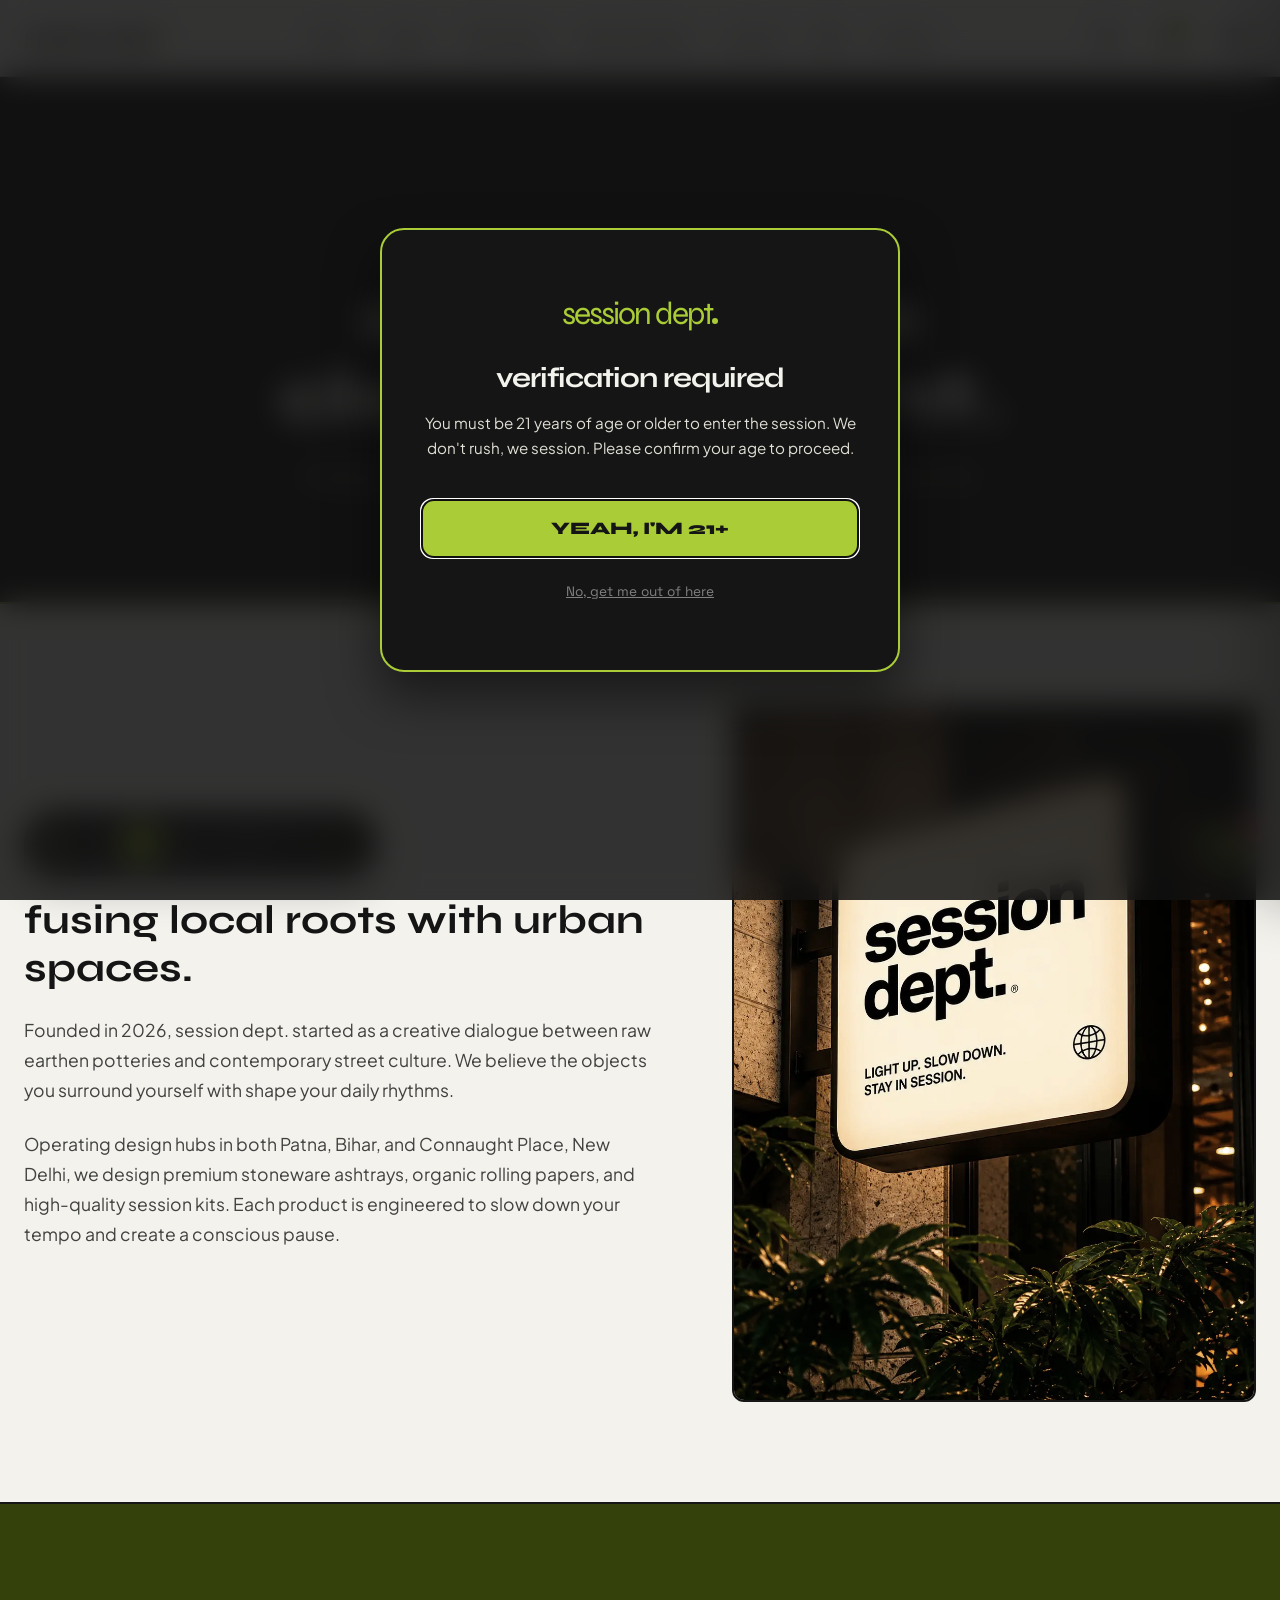
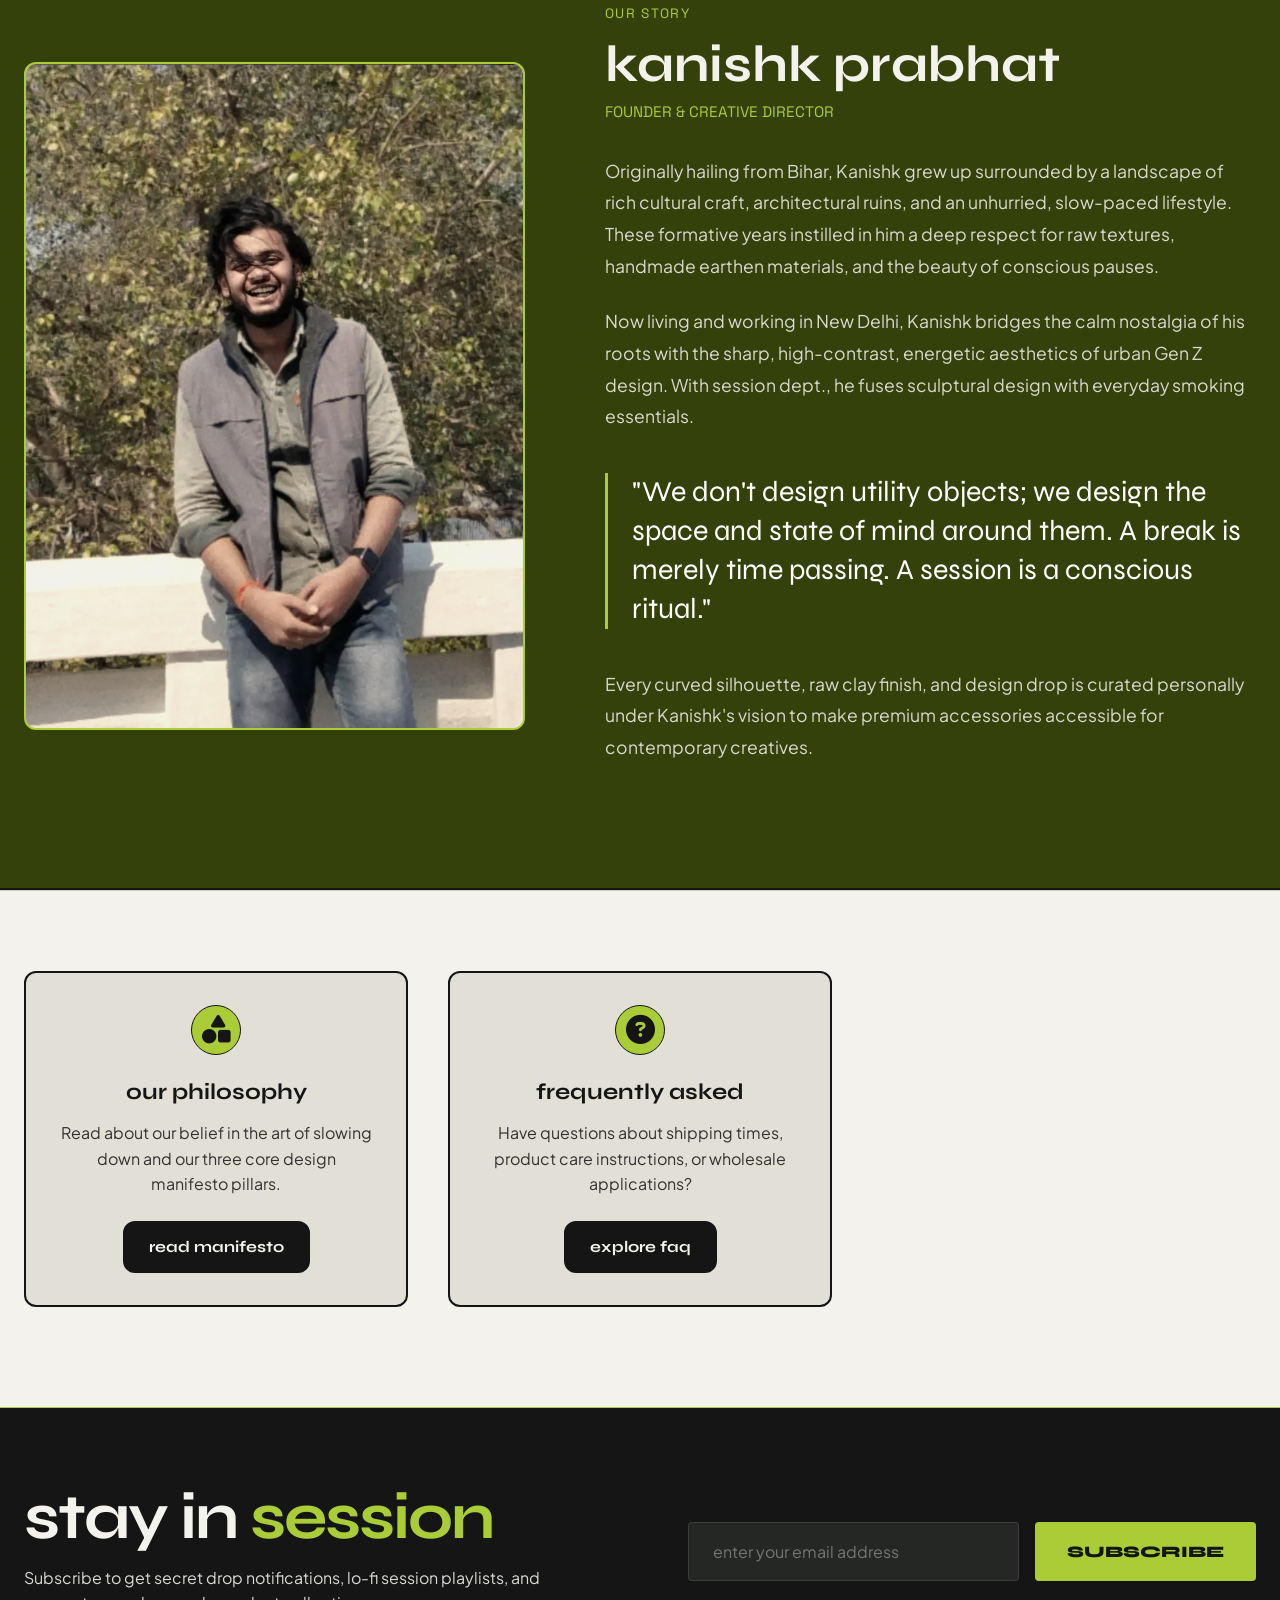
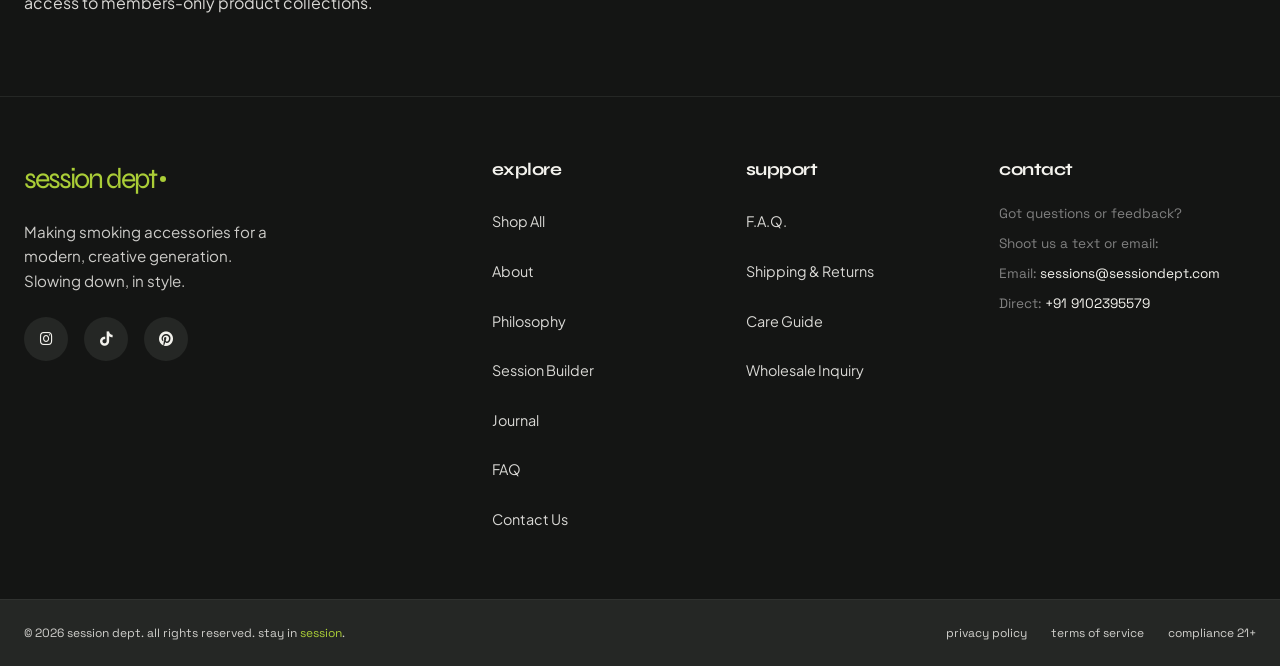
<file: about.html>
<!DOCTYPE html>
<html lang="en">
<head>
    <meta charset="UTF-8">
    <meta name="viewport" content="width=device-width, initial-scale=1.0">
    <title>About session dept. | Founder Kanishk Prabhat</title>
    
    <!-- SEO Meta Tags -->
    <meta name="description" content="Learn about session dept. and founder Kanishk Prabhat. Discover our journey from the clay pottery traditions of Bihar to the modern design aesthetics of New Delhi.">
    <meta name="keywords" content="session dept, founder, Kanishk Prabhat, Bihar potteries, New Delhi design studio, premium smoking accessories, streetwear design">
    <meta name="author" content="session dept.">
    
    <!-- Canonical Tag -->
    <link rel="canonical" href="https://sessiondept.com/about.html">
    
    <!-- Google Search Console Verification Placeholder -->
    <meta name="google-site-verification" content="YOUR_GSC_VERIFICATION_TOKEN_HERE">
    
    <!-- Open Graph Metadata -->
    <meta property="og:title" content="About session dept. | Founder Kanishk Prabhat">
    <meta property="og:description" content="Discover the story of session dept. and our founder, Kanishk Prabhat. Bridging traditional craftsmanship with modern Gen Z aesthetic.">
    <meta property="og:type" content="website">
    <meta property="og:url" content="https://sessiondept.com/about.html">
    <meta property="og:image" content="https://sessiondept.com/assets/images/founder.webp">
    <meta property="og:site_name" content="session dept.">
    
    <!-- Twitter Card Metadata -->
    <meta name="twitter:card" content="summary_large_image">
    <meta name="twitter:title" content="About session dept. | Founder Kanishk Prabhat">
    <meta name="twitter:description" content="Discover the story of session dept. and our founder, Kanishk Prabhat. Bridging traditional craftsmanship with modern Gen Z aesthetic.">
    <meta name="twitter:image" content="https://sessiondept.com/assets/images/founder.webp">
    
    <!-- Google Analytics Placeholder. Insert GA4 tracking ID (e.g., G-XXXXXXXXXX) here. -->
    <!-- 
    <script async src="https://www.googletagmanager.com/gtag/js?id=G-XXXXXXXXXX"></script>
    <script>
      window.dataLayer = window.dataLayer || [];
      function gtag(){dataLayer.push(arguments);}
      gtag('js', new Date());
      gtag('config', 'G-XXXXXXXXXX');
    </script>
    -->
    
    <!-- Google Fonts Preconnect -->
    <link rel="preconnect" href="https://fonts.googleapis.com">
    <link rel="preconnect" href="https://fonts.gstatic.com" crossorigin>
    <!-- Stylesheet -->
    <link rel="stylesheet" href="styles.css?v=20260609v3">
    
    <!-- FontAwesome for Icons -->
    <link rel="preload" href="https://cdnjs.cloudflare.com/ajax/libs/font-awesome/6.4.0/css/all.min.css" as="style" onload="this.onload=null;this.rel='stylesheet'">
    <noscript><link rel="stylesheet" href="https://cdnjs.cloudflare.com/ajax/libs/font-awesome/6.4.0/css/all.min.css"></noscript>
    
    <!-- JSON-LD Structured Data: Breadcrumb -->
    <script type="application/ld+json">
    {
      "@context": "https://schema.org",
      "@type": "BreadcrumbList",
      "itemListElement": [{
        "@type": "ListItem",
        "position": 1,
        "name": "Home",
        "item": "https://sessiondept.com/index.html"
      },{
        "@type": "ListItem",
        "position": 2,
        "name": "About",
        "item": "https://sessiondept.com/about.html"
      }]
    }
    </script>
</head>
<body>

    <!-- Custom Cursor -->
    <div class="custom-cursor" id="custom-cursor"></div>
    <div class="custom-cursor-ring" id="custom-cursor-ring"></div>

    <!-- ==========================================================================
         Compliance Age Gate Modal
         ========================================================================== -->
    <dialog id="age-gate-dialog" class="age-gate-dialog" aria-label="Age Verification Gate">
        <div class="age-gate-container">
            <div class="age-gate-card" id="age-gate-card">
                <div class="age-gate-logo">session dept<span class="logo-dot"></span></div>
                <h1 class="age-gate-title">verification required</h1>
                <p class="age-gate-text">You must be 21 years of age or older to enter the session. We don't rush, we session. Please confirm your age to proceed.</p>
                <div class="age-gate-buttons">
                    <button id="btn-confirm-age" class="btn-confirm-age" type="button" aria-label="Confirm age 21 or older">YEAH, I'M 21+</button>
                    <button id="btn-reject-age" class="btn-reject-age" type="button" aria-label="Reject age and exit site">No, get me out of here</button>
                </div>
            </div>
        </div>
    </dialog>

    <!-- ==========================================================================
         Main Navigation Header
         ========================================================================== -->
    <header class="main-header" id="main-header">
        <div class="header-container">
            <a href="index.html" class="logo-link" id="logo-link" aria-label="session dept. homepage">
                <div class="logo-text">session dept<span class="logo-dot"></span></div>
            </a>
            
            <nav class="main-nav" id="main-nav" aria-label="Main Navigation">
                <ul class="nav-list">
                    <li><a href="index.html#shop" class="nav-link">Shop</a></li>
                    <li><a href="about.html" class="nav-link active">About</a></li>
                    <li><a href="philosophy.html" class="nav-link">Philosophy</a></li>
                    <li><a href="index.html#builder" class="nav-link">Session Builder</a></li>
                    <li><a href="journal.html" class="nav-link">Journal</a></li>
                    <li><a href="faq.html" class="nav-link">FAQ</a></li>
                    <li><a href="contact.html" class="nav-link">Contact</a></li>
                </ul>
            </nav>
            
            <div class="header-actions">
                <button class="header-btn" id="playlist-toggle-btn" title="Toggle Lo-fi Ambient Music" aria-label="Toggle ambient background music">
                    <i class="fa-solid fa-compact-disc"></i>
                </button>
                <button class="header-btn" id="cart-toggle-btn" title="Open Shopping Cart" aria-label="View shopping cart">
                    <i class="fa-solid fa-shopping-bag"></i>
                    <span class="cart-count" id="cart-count">0</span>
                </button>
                <button class="header-btn mobile-nav-toggle" id="mobile-nav-toggle" aria-label="Toggle Navigation Menu" aria-expanded="false" aria-controls="main-nav">
                    <i class="fa-solid fa-bars"></i>
                </button>
            </div>
        </div>
    </header>

    <main>
        <!-- ==========================================================================
             Subpage Hero Banner
             ========================================================================== -->
        <section class="subpage-hero">
            <div class="subpage-hero-container">
                <span class="subpage-tag">about us</span>
                <h1 class="subpage-title">about the department.</h1>
                <p class="subpage-subtitle">Bridging local craftsmanship with modern streetwear aesthetics. We design sensory objects for intentional spaces.</p>
            </div>
        </section>

        <!-- ==========================================================================
             About Brand Section
             ========================================================================== -->
        <div class="desktop-only">
<section class="about-intro-section reveal-on-scroll">
            <div class="about-intro-grid">
                <div class="about-intro-content">
                    <span class="about-manifesto-badge">the studio</span>
                    <h3>fusing local roots with urban spaces.</h3>
                    <p>Founded in 2026, session dept. started as a creative dialogue between raw earthen potteries and contemporary street culture. We believe the objects you surround yourself with shape your daily rhythms.</p>
                    <p>Operating design hubs in both Patna, Bihar, and Connaught Place, New Delhi, we design premium stoneware ashtrays, organic rolling papers, and high-quality session kits. Each product is engineered to slow down your tempo and create a conscious pause.</p>
                </div>
                <div class="about-intro-media">
                    <picture>
                    <source srcset="assets/images/outdoor_sign-mobile.webp" media="(max-width: 767px)" type="image/webp">
                    <img src="assets/images/outdoor_sign.webp" alt="session dept. outdoor illuminated logo sign" width="307" height="512" loading="lazy">
                </picture>
                </div>
            </div>
        </section>

        <!-- ==========================================================================
             Meet the Founder Section
             ========================================================================== -->
        <section class="founder-section reveal-on-scroll">
            <div class="founder-container">
                <div class="founder-grid">
                    <div class="founder-img-wrapper">
                        <picture>
                    <source srcset="assets/images/founder-mobile.webp" media="(max-width: 767px)" type="image/webp">
                    <img src="assets/images/founder.webp" alt="Kanishk Prabhat - Founder of session dept." width="307" height="512" loading="lazy">
                </picture>
                    </div>
                    <div class="founder-content">
                        <span class="founder-tag">our story</span>
                        <h2 class="founder-name">Kanishk Prabhat</h2>
                        <span class="founder-title">Founder & Creative Director</span>
                        
                        <div class="founder-bio-text">
                            <p>Originally hailing from Bihar, Kanishk grew up surrounded by a landscape of rich cultural craft, architectural ruins, and an unhurried, slow-paced lifestyle. These formative years instilled in him a deep respect for raw textures, handmade earthen materials, and the beauty of conscious pauses.</p>
                            <p>Now living and working in New Delhi, Kanishk bridges the calm nostalgia of his roots with the sharp, high-contrast, energetic aesthetics of urban Gen Z design. With session dept., he fuses sculptural design with everyday smoking essentials.</p>
                            
                            <blockquote class="founder-quote">
                                "We don't design utility objects; we design the space and state of mind around them. A break is merely time passing. A session is a conscious ritual."
                            </blockquote>
                            
                            <p>Every curved silhouette, raw clay finish, and design drop is curated personally under Kanishk's vision to make premium accessories accessible for contemporary creatives.</p>
                        </div>
                    </div>
                </div>
            </div>
        </section>
</div>

            <!-- Mobile Storytelling Section -->
            <div class="about-grid-mobile mobile-only">
                <!-- Story block 1: The Studio banner and text -->
                <div class="mobile-story-block">
                    <div class="mobile-story-media">
                        <img src="assets/images/outdoor_sign-mobile.webp" alt="session dept. outdoor illuminated logo sign" loading="lazy">
                    </div>
                    <div class="mobile-story-content">
                        <span class="about-manifesto-badge">the studio</span>
                        <h3>fusing local roots with urban spaces.</h3>
                        <p>Founded in 2026, session dept. started as a creative dialogue between raw earthen potteries and contemporary street culture. We believe the objects you surround yourself with shape your daily rhythms.</p>
                        <p>Operating design hubs in both Patna, Bihar, and Connaught Place, New Delhi, we design premium stoneware ashtrays, organic rolling papers, and high-quality session kits. Each product is engineered to slow down your tempo and create a conscious pause.</p>
                    </div>
                </div>
                
                <!-- Story block 2: Kanishk Prabhat banner and bio -->
                <div class="mobile-story-block dark-bg">
                    <div class="mobile-story-media">
                        <img src="assets/images/founder-mobile.webp" alt="Kanishk Prabhat - Founder of session dept." loading="lazy">
                    </div>
                    <div class="mobile-story-content">
                        <span class="founder-tag">our story</span>
                        <h2 class="founder-name">Kanishk Prabhat</h2>
                        <span class="founder-title">Founder & Creative Director</span>
                        <p>Originally hailing from Bihar, Kanishk grew up surrounded by a landscape of rich cultural craft, architectural ruins, and an unhurried, slow-paced lifestyle. These formative years instilled in him a deep respect for raw textures, handmade earthen materials, and the beauty of conscious pauses.</p>
                        <p>Now living and working in New Delhi, Kanishk bridges the calm nostalgia of his roots with the sharp, high-contrast, energetic aesthetics of urban Gen Z design. With session dept., he fuses sculptural design with everyday smoking essentials.</p>
                        
                        <blockquote class="founder-quote">
                            "We don't design utility objects; we design the space and state of mind around them. A break is merely time passing. A session is a conscious ritual."
                        </blockquote>
                        
                        <p>Every curved silhouette, raw clay finish, and design drop is curated personally under Kanishk's vision to make premium accessories accessible for contemporary creatives.</p>
                    </div>
                </div>

                <!-- Links cards section -->
                <div class="mobile-about-links">
                    <div class="contact-card-box">
                        <div class="contact-card-icon" aria-hidden="true"><i class="fa-solid fa-shapes"></i></div>
                        <h3 class="contact-card-title">our philosophy</h3>
                        <p class="contact-card-text">Read about our belief in the art of slowing down and our three core design manifesto pillars.</p>
                        <a href="philosophy.html" class="btn-primary">read manifesto</a>
                    </div>
                    <div class="contact-card-box">
                        <div class="contact-card-icon" aria-hidden="true"><i class="fa-solid fa-circle-question"></i></div>
                        <h3 class="contact-card-title">frequently asked</h3>
                        <p class="contact-card-text">Have questions about shipping times, product care instructions, or wholesale applications?</p>
                        <a href="faq.html" class="btn-primary">explore faq</a>
                    </div>
                </div>
            </div>
            

        <!-- ==========================================================================
             Link Out Section
             ========================================================================== -->
        <section class="about-intro-section reveal-on-scroll" style="border-top: 1px solid var(--color-cream-border); padding-top: 80px;">
            <div class="journal-grid">
                <!-- Card 1 -->
                <div class="contact-card-box" style="text-align: center;">
                    <div class="contact-card-icon" style="margin: 0 auto 20px;" aria-hidden="true"><i class="fa-solid fa-shapes"></i></div>
                    <h3 class="contact-card-title">our philosophy</h3>
                    <p class="contact-card-text" style="margin-bottom: 24px;">Read about our belief in the art of slowing down and our three core design manifesto pillars.</p>
                    <a href="philosophy.html" class="btn-primary" style="display: inline-block; padding: 12px 24px; text-decoration: none;">read manifesto</a>
                </div>
                <!-- Card 2 -->
                <div class="contact-card-box" style="text-align: center;">
                    <div class="contact-card-icon" style="margin: 0 auto 20px;" aria-hidden="true"><i class="fa-solid fa-circle-question"></i></div>
                    <h3 class="contact-card-title">frequently asked</h3>
                    <p class="contact-card-text" style="margin-bottom: 24px;">Have questions about shipping times, product care instructions, or wholesale applications?</p>
                    <a href="faq.html" class="btn-primary" style="display: inline-block; padding: 12px 24px; text-decoration: none;">explore faq</a>
                </div>
            </div>
        </section>
    </main>

    <!-- ==========================================================================
         Lo-Fi Sound Player Floating Widget
         ========================================================================== -->
    <audio id="ambient-audio" loop src="https://www.soundhelix.com/examples/mp3/SoundHelix-Song-8.mp3" preload="none"></audio>
<div class="desktop-only">
<div class="floating-audio-player" id="floating-audio-player">
        <div class="player-vinyl-wrapper">
            <div class="vinyl-disc" id="vinyl-disc" aria-hidden="true"></div>
            <div class="vinyl-center" aria-hidden="true"></div>
        </div>
        <div class="player-controls">
            <!-- Mobile Prev Button -->
            <button class="player-nav-btn mobile-only-btn" id="player-prev-btn" aria-label="Previous Track">
                <i class="fa-solid fa-backward-step"></i>
            </button>
            
            <button class="player-toggle-btn" id="player-toggle-btn" title="Play Ambient Music" aria-label="Play Lo-fi music stream">
                <i class="fa-solid fa-play" id="player-btn-icon"></i>
            </button>
            
            <!-- Mobile Next Button -->
            <button class="player-nav-btn mobile-only-btn" id="player-next-btn" aria-label="Next Track">
                <i class="fa-solid fa-forward-step"></i>
            </button>

            <div class="player-track-info">
                <span class="player-track-title" id="player-track-title">lo-fi sessions vol. 1</span>
                <span class="player-track-desc" id="player-track-desc">lo-fi chill beats</span>
                <!-- Mobile Timeline Seekbar -->
                <div class="player-timeline-mobile">
                    <div class="player-progress-bar-mobile" id="player-progress-bar-mobile"></div>
                </div>
            </div>
            <div class="player-visualizer" id="player-visualizer" aria-hidden="true">
                <div class="visualizer-bar"></div>
                <div class="visualizer-bar"></div>
                <div class="visualizer-bar"></div>
                <div class="visualizer-bar"></div>
            </div>
        </div>
        
        <!-- Audio Stream Element -->
        
    </div>
</div>

    <!-- Mobile Audio Player -->
    <div class="floating-audio-player-mobile mobile-only" id="mobile-audio-player">
        <div class="mobile-player-controls">
            <button class="player-nav-btn-mobile" id="player-prev-btn-mobile" aria-label="Previous Track">
                <i class="fa-solid fa-backward-step"></i>
            </button>
            <button class="player-toggle-btn-mobile" id="player-toggle-btn-mobile" title="Play Ambient Music" aria-label="Play Lo-fi music stream">
                <i class="fa-solid fa-play" id="player-btn-icon-mobile"></i>
            </button>
            <button class="player-nav-btn-mobile" id="player-next-btn-mobile" aria-label="Next Track">
                <i class="fa-solid fa-forward-step"></i>
            </button>
            <div class="player-track-info-mobile">
                <span class="player-track-title-mobile" id="player-track-title-mobile">lo-fi sessions vol. 1</span>
                <div class="player-timeline-mobile" id="player-timeline-mobile">
                    <div class="player-progress-bar-mobile" id="player-progress-bar-mobile"></div>
                </div>
            </div>
        </div>
    </div>


    <!-- ==========================================================================
         Slide-out E-Commerce Cart Drawer
         ========================================================================== -->
    <div class="cart-drawer-overlay" id="cart-drawer-overlay"></div>
    <div class="cart-drawer" id="cart-drawer" role="dialog" aria-label="Shopping Cart">
        <div class="cart-header">
            <h3 class="cart-title">your session cart</h3>
            <button class="btn-close-cart" id="btn-close-cart" title="Close Cart" aria-label="Close Shopping Cart">
                <i class="fa-solid fa-xmark"></i>
            </button>
        </div>
        
        <div class="cart-items-list" id="cart-items-list">
            <p class="cart-empty-message">Your cart is currently empty. Get ready for the session.</p>
        </div>
        
        <div class="cart-footer">
            <div class="cart-summary-row">
                <span>Shipping</span>
                <span>FREE</span>
            </div>
            <div class="cart-summary-row total">
                <span>Total</span>
                <span id="cart-total-price">₹0.00</span>
            </div>
            <button class="btn-checkout" id="btn-checkout" aria-label="Proceed to checkout session">PROCEED TO CHECKOUT</button>
        </div>
    </div>

    <!-- ==========================================================================
         Checkout Completion Dialog (Modal)
         ========================================================================== -->
    <dialog id="checkout-dialog" class="checkout-dialog" aria-label="Checkout confirmation">
        <span class="checkout-dialog-icon"><i class="fa-solid fa-circle-check" style="color: var(--color-lime);"></i></span>
        <h2 class="checkout-dialog-title">order confirmed</h2>
        <p class="checkout-dialog-text">Nice! Your session materials are locked in. A confirmation email and tracking link have been sent to your device. Stay in session.</p>
        <button class="btn-close-checkout" id="btn-close-checkout" aria-label="Close confirmation dialog">SWEET</button>
    </dialog>

    <!-- ==========================================================================
         Footer & Newsletter Registration Section
         ========================================================================== -->
    <div class="desktop-only">
<footer class="footer-section">
        <!-- Newsletter Box -->
        <div class="newsletter-block" id="newsletter">
            <div class="newsletter-content">
                <h2 class="newsletter-title">stay in <span>session</span></h2>
                <p class="newsletter-desc">Subscribe to get secret drop notifications, lo-fi session playlists, and access to members-only product collections.</p>
            </div>
            <div>
                <form class="newsletter-form" id="newsletter-form" aria-label="Newsletter Subscription Form">
                    <div class="newsletter-input-wrapper">
                        <input type="email" class="newsletter-input" placeholder="enter your email address" required aria-label="Email Address for newsletter">
                    </div>
                    <button class="btn-subscribe" type="submit" aria-label="Subscribe to newsletter">SUBSCRIBE</button>
                </form>
                <div class="newsletter-feedback" id="newsletter-feedback" aria-live="polite"></div>
            </div>
        </div>

        <!-- Secondary links -->
        <div class="footer-nav-block">
            <div class="footer-brand-info">
                <a href="index.html" class="footer-logo" aria-label="session dept. logo">session dept<span class="logo-dot"></span></a>
                <p class="footer-tagline">Making smoking accessories for a modern, creative generation. Slowing down, in style.</p>
                <div class="footer-socials">
                    <a href="https://instagram.com" target="_blank" rel="noopener noreferrer" class="social-btn" title="Instagram" aria-label="Instagram Page"><i class="fa-brands fa-instagram"></i></a>
                    <a href="https://tiktok.com" target="_blank" rel="noopener noreferrer" class="social-btn" title="TikTok" aria-label="TikTok Page"><i class="fa-brands fa-tiktok"></i></a>
                    <a href="https://pinterest.com" target="_blank" rel="noopener noreferrer" class="social-btn" title="Pinterest" aria-label="Pinterest Page"><i class="fa-brands fa-pinterest"></i></a>
                </div>
            </div>
            
            <div>
                <h3 class="footer-col-title">explore</h3>
                <ul class="footer-links-list">
                    <li><a href="index.html#shop" class="footer-link">Shop All</a></li>
                    <li><a href="about.html" class="footer-link">About</a></li>
                    <li><a href="philosophy.html" class="footer-link">Philosophy</a></li>
                    <li><a href="index.html#builder" class="footer-link">Session Builder</a></li>
                    <li><a href="journal.html" class="footer-link">Journal</a></li>
                    <li><a href="faq.html" class="footer-link">FAQ</a></li>
                    <li><a href="contact.html" class="footer-link">Contact Us</a></li>
                </ul>
            </div>

            <div>
                <h3 class="footer-col-title">support</h3>
                <ul class="footer-links-list">
                    <li><a href="faq.html" class="footer-link">F.A.Q.</a></li>
                    <li><a href="faq.html#shipping-faq" class="footer-link">Shipping & Returns</a></li>
                    <li><a href="faq.html#care-faq" class="footer-link">Care Guide</a></li>
                    <li><a href="contact.html" class="footer-link">Wholesale Inquiry</a></li>
                </ul>
            </div>

            <div>
                <h3 class="footer-col-title">contact</h3>
                <div class="footer-contact-info">
                    <p>Got questions or feedback?</p>
                    <p>Shoot us a text or email:</p>
                    <p>Email: <span>sessions@sessiondept.com</span></p>
                    <p>Direct: <span>+91 9102395579</span></p>
                </div>
            </div>
        </div>

        <!-- Copyright / Legal credits -->
        <div class="footer-credits">
            <div class="credits-container">
                <div class="credits-text">&copy; 2026 session dept. all rights reserved. stay in <span>session</span>.</div>
                <div class="credits-links">
                    <a href="#" class="credits-link">privacy policy</a>
                    <a href="#" class="credits-link">terms of service</a>
                    <a href="#" class="credits-link">compliance 21+</a>
                </div>
            </div>
        </div>
    </footer>
</div>

    <!-- Mobile Footer Section -->
    <footer class="footer-section-mobile mobile-only" id="mobile-footer">
        <div class="newsletter-block">
            <div class="newsletter-content">
                <h2 class="newsletter-title">stay in <span>session</span></h2>
                <p class="newsletter-desc">Subscribe to get secret drop notifications, lo-fi session playlists, and access to members-only product collections.</p>
            </div>
            <div>
                <form class="newsletter-form" id="newsletter-form-mobile" aria-label="Newsletter Subscription Form Mobile">
                    <div class="newsletter-input-wrapper">
                        <input type="email" class="newsletter-input" placeholder="enter your email address" required aria-label="Email Address for newsletter">
                    </div>
                    <button class="btn-subscribe" type="submit" aria-label="Subscribe to newsletter">SUBSCRIBE</button>
                </form>
                <div class="newsletter-feedback" id="newsletter-feedback-mobile" aria-live="polite"></div>
            </div>
        </div>
        <div class="footer-nav-block-mobile">
            <a href="index.html" class="footer-logo-mobile">session dept<span class="logo-dot"></span></a>
            <ul class="footer-links-list-mobile">
                <li><a href="index.html#shop" class="footer-link-mobile">Shop All</a></li>
                <li><a href="about.html" class="footer-link-mobile">About</a></li>
                <li><a href="philosophy.html" class="footer-link-mobile">Philosophy</a></li>
                <li><a href="index.html#builder" class="footer-link-mobile">Session Builder</a></li>
                <li><a href="journal.html" class="footer-link-mobile">Journal</a></li>
                <li><a href="faq.html" class="footer-link-mobile">FAQ</a></li>
                <li><a href="contact.html" class="footer-link-mobile">Contact Us</a></li>
            </ul>
            <div class="footer-socials-mobile">
                <a href="https://instagram.com" target="_blank" rel="noopener noreferrer" class="social-btn-mobile" title="Instagram"><i class="fa-brands fa-instagram"></i></a>
                <a href="https://tiktok.com" target="_blank" rel="noopener noreferrer" class="social-btn-mobile" title="TikTok"><i class="fa-brands fa-tiktok"></i></a>
                <a href="https://pinterest.com" target="_blank" rel="noopener noreferrer" class="social-btn-mobile" title="Pinterest"><i class="fa-brands fa-pinterest"></i></a>
            </div>
            <div class="footer-credits-mobile">
                <div class="credits-text-mobile">&copy; 2026 session dept. all rights reserved. stay in <span>session</span>.</div>
            </div>
        </div>
    </footer>


    <!-- ==========================================================================
         Sleek Live Chat Widget (Tawk.to inspired auto-bot)
         ========================================================================== -->
    <div class="chat-widget" id="chat-widget">
        <!-- Chat Bubble Button -->
        <button class="chat-bubble" id="chat-bubble" title="Open Session Support Chat" aria-label="Open support live chat">
            <i class="fa-solid fa-comments"></i>
            <span class="chat-badge" id="chat-badge" aria-hidden="true">1</span>
        </button>
        
        <!-- Chat Window Box -->
        <div class="chat-window" id="chat-window" role="dialog" aria-label="Support Live Chat">
            <!-- Header -->
            <div class="chat-header-bar">
                <div class="chat-agent-info">
                    <div class="chat-agent-avatar">SD</div>
                    <div class="chat-agent-status">
                        <span class="chat-agent-name">Session Support</span>
                        <span class="chat-status-text"><span class="chat-status-dot"></span>Online</span>
                    </div>
                </div>
                <button class="chat-minimize-btn" id="chat-minimize-btn" title="Minimize Chat" aria-label="Minimize Support Chat">
                    <i class="fa-solid fa-minus"></i>
                </button>
            </div>
            
            <!-- Messages List -->
            <div class="chat-messages-area" id="chat-messages-area" aria-live="polite">
                <!-- Welcome greeting loaded dynamically -->
            </div>
            
            <!-- Input Bar -->
            <form class="chat-input-bar" id="chat-input-form" aria-label="Live Chat Input">
                <input type="text" id="chat-user-input" class="chat-input-field" placeholder="ask about shipping, papers, bong..." required autocomplete="off" aria-label="Message text field">
                <button type="submit" class="chat-send-btn" title="Send Message" aria-label="Send live chat message">
                    <i class="fa-solid fa-paper-plane"></i>
                </button>
            </form>
        </div>
    </div>

    <!-- Script Logic -->
    <script src="app.js?v=20260609v3" defer></script>
    <!-- Mobile Bottom Navigation Bar -->
    <div class="mobile-bottom-nav">
        <a href="index.html" class="mobile-nav-item">
            <i class="fa-solid fa-house"></i>
            <span>Home</span>
        </a>
        <a href="index.html#shop" class="mobile-nav-item">
            <i class="fa-solid fa-store"></i>
            <span>Shop</span>
        </a>
        <a href="journal.html" class="mobile-nav-item">
            <i class="fa-solid fa-book-open"></i>
            <span>Journal</span>
        </a>
        <a href="about.html" class="mobile-nav-item active">
            <i class="fa-solid fa-user"></i>
            <span>Account</span>
        </a>
    </div>
</body>
</html>
</file>
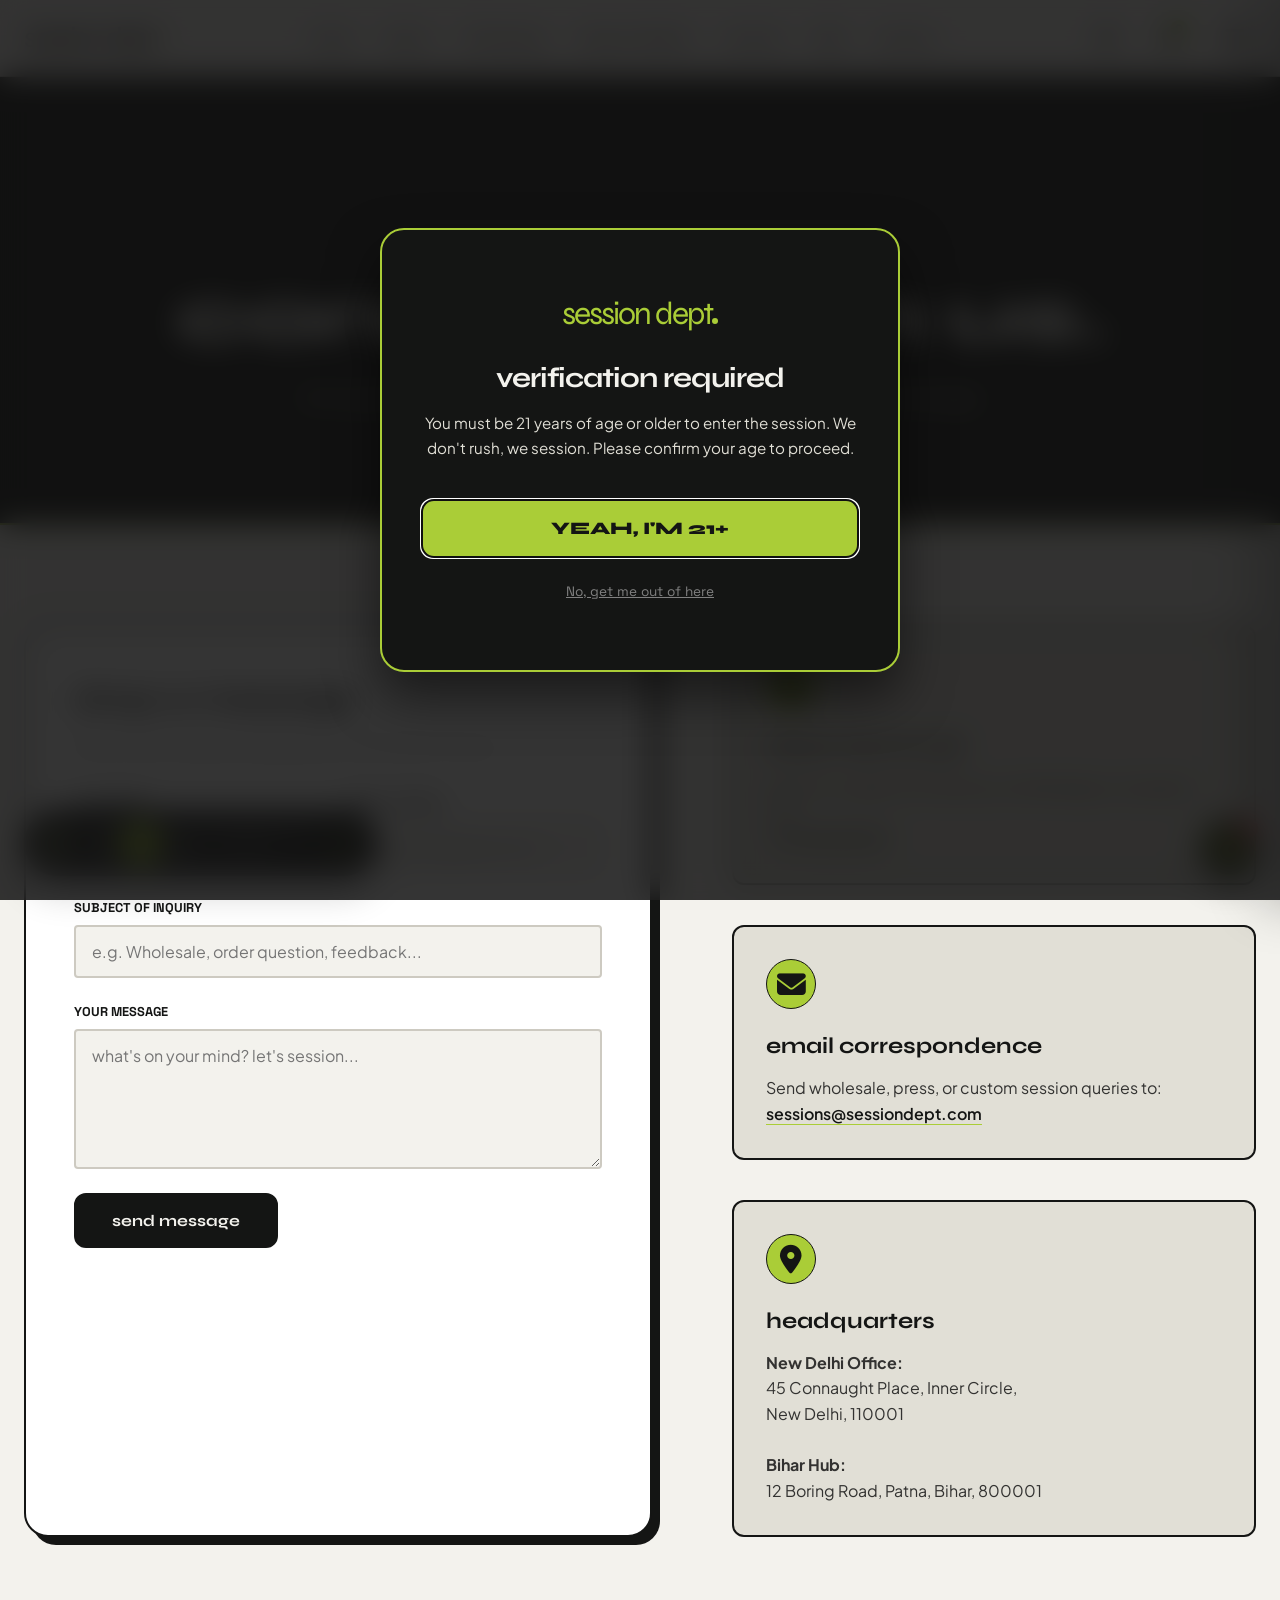
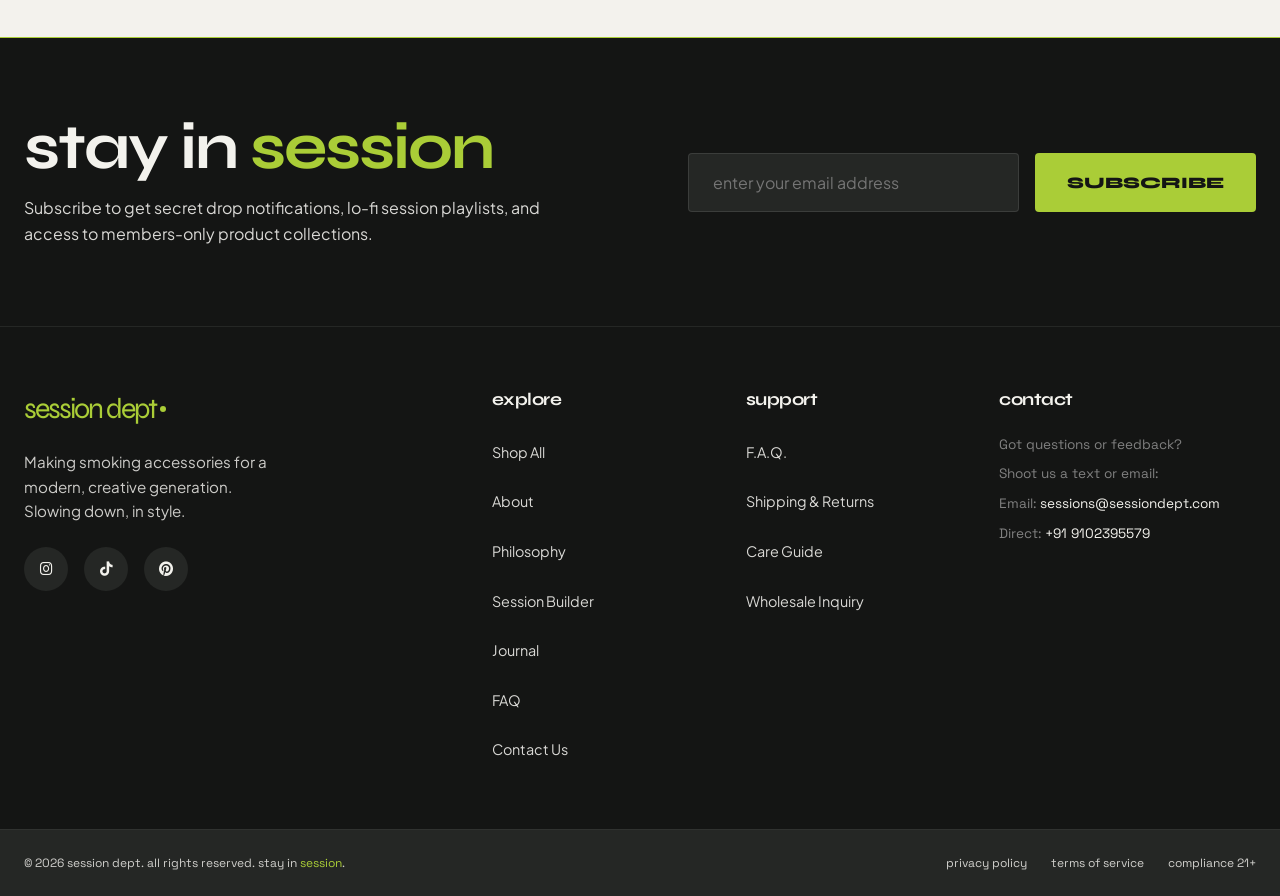
<file: contact.html>
<!DOCTYPE html>
<html lang="en">
<head>
    <meta charset="UTF-8">
    <meta name="viewport" content="width=device-width, initial-scale=1.0">
    <title>Contact Us | session dept.</title>
    
    <!-- SEO Meta Tags -->
    <meta name="description" content="Get in touch with session dept. Send inquiries about order status, wholesaling partnerships, or drop releases. Live support, email, and phone coordinates.">
    <meta name="keywords" content="session dept, contact, customer support, wholesale inquiries, Patna, New Delhi">
    <meta name="author" content="session dept.">
    
    <!-- Canonical Tag -->
    <link rel="canonical" href="https://sessiondept.com/contact.html">
    
    <!-- Google Search Console Verification Placeholder -->
    <meta name="google-site-verification" content="YOUR_GSC_VERIFICATION_TOKEN_HERE">
    
    <!-- Open Graph Metadata -->
    <meta property="og:title" content="Contact Us | session dept.">
    <meta property="og:description" content="Get in touch with us. Send order support or wholesale inquiries directly to the department.">
    <meta property="og:type" content="website">
    <meta property="og:url" content="https://sessiondept.com/contact.html">
    <meta property="og:image" content="https://sessiondept.com/assets/images/outdoor_sign.webp">
    <meta property="og:site_name" content="session dept.">
    
    <!-- Twitter Card Metadata -->
    <meta name="twitter:card" content="summary_large_image">
    <meta name="twitter:title" content="Contact Us | session dept.">
    <meta name="twitter:description" content="Get in touch with us. Send order support or wholesale inquiries directly to the department.">
    <meta name="twitter:image" content="https://sessiondept.com/assets/images/outdoor_sign.webp">
    
    <!-- Google Analytics Placeholder. Insert GA4 tracking ID (e.g., G-XXXXXXXXXX) here. -->
    <!-- 
    <script async src="https://www.googletagmanager.com/gtag/js?id=G-XXXXXXXXXX"></script>
    <script>
      window.dataLayer = window.dataLayer || [];
      function gtag(){dataLayer.push(arguments);}
      gtag('js', new Date());
      gtag('config', 'G-XXXXXXXXXX');
    </script>
    -->
    
    <!-- Google Fonts Preconnect -->
    <link rel="preconnect" href="https://fonts.googleapis.com">
    <link rel="preconnect" href="https://fonts.gstatic.com" crossorigin>
    <!-- Stylesheet -->
    <link rel="stylesheet" href="styles.css?v=20260609v3">
    
    <!-- FontAwesome for Icons -->
    <link rel="preload" href="https://cdnjs.cloudflare.com/ajax/libs/font-awesome/6.4.0/css/all.min.css" as="style" onload="this.onload=null;this.rel='stylesheet'">
    <noscript><link rel="stylesheet" href="https://cdnjs.cloudflare.com/ajax/libs/font-awesome/6.4.0/css/all.min.css"></noscript>
    
    <!-- JSON-LD Structured Data: Breadcrumb -->
    <script type="application/ld+json">
    {
      "@context": "https://schema.org",
      "@type": "BreadcrumbList",
      "itemListElement": [{
        "@type": "ListItem",
        "position": 1,
        "name": "Home",
        "item": "https://sessiondept.com/index.html"
      },{
        "@type": "ListItem",
        "position": 2,
        "name": "Contact",
        "item": "https://sessiondept.com/contact.html"
      }]
    }
    </script>
</head>
<body>

    <!-- Custom Cursor -->
    <div class="custom-cursor" id="custom-cursor"></div>
    <div class="custom-cursor-ring" id="custom-cursor-ring"></div>

    <!-- ==========================================================================
         Compliance Age Gate Modal
         ========================================================================== -->
    <dialog id="age-gate-dialog" class="age-gate-dialog" aria-label="Age Verification Gate">
        <div class="age-gate-container">
            <div class="age-gate-card" id="age-gate-card">
                <div class="age-gate-logo">session dept<span class="logo-dot"></span></div>
                <h1 class="age-gate-title">verification required</h1>
                <p class="age-gate-text">You must be 21 years of age or older to enter the session. We don't rush, we session. Please confirm your age to proceed.</p>
                <div class="age-gate-buttons">
                    <button id="btn-confirm-age" class="btn-confirm-age" type="button" aria-label="Confirm age 21 or older">YEAH, I'M 21+</button>
                    <button id="btn-reject-age" class="btn-reject-age" type="button" aria-label="Reject age and exit site">No, get me out of here</button>
                </div>
            </div>
        </div>
    </dialog>

    <!-- ==========================================================================
         Main Navigation Header
         ========================================================================== -->
    <header class="main-header" id="main-header">
        <div class="header-container">
            <a href="index.html" class="logo-link" id="logo-link" aria-label="session dept. homepage">
                <div class="logo-text">session dept<span class="logo-dot"></span></div>
            </a>
            
            <nav class="main-nav" id="main-nav" aria-label="Main Navigation">
                <ul class="nav-list">
                    <li><a href="index.html#shop" class="nav-link">Shop</a></li>
                    <li><a href="about.html" class="nav-link">About</a></li>
                    <li><a href="philosophy.html" class="nav-link">Philosophy</a></li>
                    <li><a href="index.html#builder" class="nav-link">Session Builder</a></li>
                    <li><a href="journal.html" class="nav-link">Journal</a></li>
                    <li><a href="faq.html" class="nav-link">FAQ</a></li>
                    <li><a href="contact.html" class="nav-link active">Contact</a></li>
                </ul>
            </nav>
            
            <div class="header-actions">
                <button class="header-btn" id="playlist-toggle-btn" title="Toggle Lo-fi Ambient Music" aria-label="Toggle ambient background music">
                    <i class="fa-solid fa-compact-disc"></i>
                </button>
                <button class="header-btn" id="cart-toggle-btn" title="Open Shopping Cart" aria-label="View shopping cart">
                    <i class="fa-solid fa-shopping-bag"></i>
                    <span class="cart-count" id="cart-count">0</span>
                </button>
                <button class="header-btn mobile-nav-toggle" id="mobile-nav-toggle" aria-label="Toggle Navigation Menu" aria-expanded="false" aria-controls="main-nav">
                    <i class="fa-solid fa-bars"></i>
                </button>
            </div>
        </div>
    </header>

    <main>
        <!-- ==========================================================================
             Subpage Hero Banner
             ========================================================================== -->
        <section class="subpage-hero">
            <div class="subpage-hero-container">
                <span class="subpage-tag">contact</span>
                <h1 class="subpage-title">connect with us.</h1>
                <p class="subpage-subtitle">Got questions, comments, or wholesale inquiries? Send us a message below, or contact the department directly.</p>
            </div>
        </section>

        <!-- ==========================================================================
             Contact Form & Coordinates Section
             ========================================================================== -->
        <div class="desktop-only">
<section class="contact-section reveal-on-scroll">
            <div class="contact-grid">
                <!-- Left: Sleek GenZ Contact Form -->
                <div class="contact-form-container">
                    <h2 class="contact-form-title">drop a message</h2>
                    <p class="contact-form-desc">Fill out the form below. We'll get back to you within 24 hours.</p>
                    
                    <form class="contact-form-element" id="contact-us-form" aria-label="Contact Us Form">
                        <div class="form-group-row">
                            <div class="form-group">
                                <label for="contact-name" class="form-label">your name</label>
                                <input type="text" id="contact-name" class="form-input" placeholder="e.g. Rohan Sharma" required autocomplete="name">
                            </div>
                            <div class="form-group">
                                <label for="contact-email" class="form-label">email address</label>
                                <input type="email" id="contact-email" class="form-input" placeholder="e.g. rohan@gmail.com" required autocomplete="email">
                            </div>
                        </div>
                        
                        <div class="form-group">
                            <label for="contact-subject" class="form-label">subject of inquiry</label>
                            <input type="text" id="contact-subject" class="form-input" placeholder="e.g. Wholesale, order question, feedback..." required autocomplete="off">
                        </div>
                        
                        <div class="form-group">
                            <label for="contact-message" class="form-label">your message</label>
                            <textarea id="contact-message" class="form-textarea" placeholder="what's on your mind? let's session..." required aria-label="Write your message here"></textarea>
                        </div>
                        
                        <button type="submit" class="btn-primary btn-form-submit" aria-label="Send your message to support">send message</button>
                        <div id="contact-form-feedback" style="font-family: var(--font-mono); font-size: 0.85rem; text-transform: uppercase; color: var(--color-charcoal); display: none;" aria-live="polite"></div>
                    </form>
                </div>

                <!-- Right: Brand Coordinates Info Cards -->
                <div class="contact-info-container">
                    <!-- WhatsApp / Phone Card -->
                    <div class="contact-card-box">
                        <div class="contact-card-icon" aria-hidden="true"><i class="fa-solid fa-phone"></i></div>
                        <h3 class="contact-card-title">direct text & call</h3>
                        <p class="contact-card-text">
                            Reach our support line directly via WhatsApp or standard text:<br>
                            <a href="tel:+919102395579" aria-label="Call direct phone +91 9102395579">+91 9102395579</a>
                        </p>
                    </div>

                    <!-- Email Card -->
                    <div class="contact-card-box">
                        <div class="contact-card-icon" aria-hidden="true"><i class="fa-solid fa-envelope"></i></div>
                        <h3 class="contact-card-title">email correspondence</h3>
                        <p class="contact-card-text">
                            Send wholesale, press, or custom session queries to:<br>
                            <a href="mailto:sessions@sessiondept.com" aria-label="Email support desk">sessions@sessiondept.com</a>
                        </p>
                    </div>

                    <!-- HQ Card -->
                    <div class="contact-card-box">
                        <div class="contact-card-icon" aria-hidden="true"><i class="fa-solid fa-location-dot"></i></div>
                        <h3 class="contact-card-title">headquarters</h3>
                        <p class="contact-card-text">
                            <strong>New Delhi Office:</strong><br>
                            45 Connaught Place, Inner Circle,<br>
                            New Delhi, 110001<br><br>
                            <strong>Bihar Hub:</strong><br>
                            12 Boring Road, Patna, Bihar, 800001
                        </p>
                    </div>
                </div>
            </div>
        </section>
</div>

            <!-- Mobile Contact Section -->
            <section class="contact-section-mobile mobile-only" id="contact-mobile">
                <div class="contact-grid-mobile">
                    <div class="contact-form-container-mobile">
                        <h2 class="contact-form-title-mobile">drop a message</h2>
                        <p class="contact-form-desc-mobile">Fill out the form below. We'll get back to you within 24 hours.</p>
                        
                        <form class="contact-form-element-mobile" id="contact-us-form-mobile" aria-label="Contact Us Form Mobile">
                            <div class="form-group-mobile">
                                <label for="contact-name-mobile" class="form-label-mobile">your name</label>
                                <input type="text" id="contact-name-mobile" class="form-input-mobile" placeholder="e.g. Rohan Sharma" required autocomplete="name">
                            </div>
                            <div class="form-group-mobile">
                                <label for="contact-email-mobile" class="form-label-mobile">email address</label>
                                <input type="email" id="contact-email-mobile" class="form-input-mobile" placeholder="e.g. rohan@gmail.com" required autocomplete="email">
                            </div>
                            <div class="form-group-mobile">
                                <label for="contact-subject-mobile" class="form-label-mobile">subject of inquiry</label>
                                <input type="text" id="contact-subject-mobile" class="form-input-mobile" placeholder="e.g. Wholesale, order question, feedback..." required autocomplete="off">
                            </div>
                            <div class="form-group-mobile">
                                <label for="contact-message-mobile" class="form-label-mobile">your message</label>
                                <textarea id="contact-message-mobile" class="form-textarea-mobile" placeholder="what's on your mind? let's session..." required aria-label="Write your message here"></textarea>
                            </div>
                            
                            <button type="submit" class="btn-primary btn-form-submit-mobile" aria-label="Send your message to support">send message</button>
                            <div id="contact-form-feedback-mobile" style="font-family: var(--font-mono); font-size: 0.85rem; text-transform: uppercase; color: var(--color-lime); display: none; margin-top: 15px;" aria-live="polite"></div>
                        </form>
                    </div>
                </div>
            </section>
            
    </main>

    <!-- ==========================================================================
         Lo-Fi Sound Player Floating Widget
         ========================================================================== -->
    <audio id="ambient-audio" loop src="https://www.soundhelix.com/examples/mp3/SoundHelix-Song-8.mp3" preload="none"></audio>
<div class="desktop-only">
<div class="floating-audio-player" id="floating-audio-player">
        <div class="player-vinyl-wrapper">
            <div class="vinyl-disc" id="vinyl-disc" aria-hidden="true"></div>
            <div class="vinyl-center" aria-hidden="true"></div>
        </div>
        <div class="player-controls">
            <!-- Mobile Prev Button -->
            <button class="player-nav-btn mobile-only-btn" id="player-prev-btn" aria-label="Previous Track">
                <i class="fa-solid fa-backward-step"></i>
            </button>
            
            <button class="player-toggle-btn" id="player-toggle-btn" title="Play Ambient Music" aria-label="Play Lo-fi music stream">
                <i class="fa-solid fa-play" id="player-btn-icon"></i>
            </button>
            
            <!-- Mobile Next Button -->
            <button class="player-nav-btn mobile-only-btn" id="player-next-btn" aria-label="Next Track">
                <i class="fa-solid fa-forward-step"></i>
            </button>

            <div class="player-track-info">
                <span class="player-track-title" id="player-track-title">lo-fi sessions vol. 1</span>
                <span class="player-track-desc" id="player-track-desc">lo-fi chill beats</span>
                <!-- Mobile Timeline Seekbar -->
                <div class="player-timeline-mobile">
                    <div class="player-progress-bar-mobile" id="player-progress-bar-mobile"></div>
                </div>
            </div>
            <div class="player-visualizer" id="player-visualizer" aria-hidden="true">
                <div class="visualizer-bar"></div>
                <div class="visualizer-bar"></div>
                <div class="visualizer-bar"></div>
                <div class="visualizer-bar"></div>
            </div>
        </div>
        
        <!-- Audio Stream Element -->
        
    </div>
</div>

    <!-- Mobile Audio Player -->
    <div class="floating-audio-player-mobile mobile-only" id="mobile-audio-player">
        <div class="mobile-player-controls">
            <button class="player-nav-btn-mobile" id="player-prev-btn-mobile" aria-label="Previous Track">
                <i class="fa-solid fa-backward-step"></i>
            </button>
            <button class="player-toggle-btn-mobile" id="player-toggle-btn-mobile" title="Play Ambient Music" aria-label="Play Lo-fi music stream">
                <i class="fa-solid fa-play" id="player-btn-icon-mobile"></i>
            </button>
            <button class="player-nav-btn-mobile" id="player-next-btn-mobile" aria-label="Next Track">
                <i class="fa-solid fa-forward-step"></i>
            </button>
            <div class="player-track-info-mobile">
                <span class="player-track-title-mobile" id="player-track-title-mobile">lo-fi sessions vol. 1</span>
                <div class="player-timeline-mobile" id="player-timeline-mobile">
                    <div class="player-progress-bar-mobile" id="player-progress-bar-mobile"></div>
                </div>
            </div>
        </div>
    </div>


    <!-- ==========================================================================
         Slide-out E-Commerce Cart Drawer
         ========================================================================== -->
    <div class="cart-drawer-overlay" id="cart-drawer-overlay"></div>
    <div class="cart-drawer" id="cart-drawer" role="dialog" aria-label="Shopping Cart">
        <div class="cart-header">
            <h3 class="cart-title">your session cart</h3>
            <button class="btn-close-cart" id="btn-close-cart" title="Close Cart" aria-label="Close Shopping Cart">
                <i class="fa-solid fa-xmark"></i>
            </button>
        </div>
        
        <div class="cart-items-list" id="cart-items-list">
            <p class="cart-empty-message">Your cart is currently empty. Get ready for the session.</p>
        </div>
        
        <div class="cart-footer">
            <div class="cart-summary-row">
                <span>Shipping</span>
                <span>FREE</span>
            </div>
            <div class="cart-summary-row total">
                <span>Total</span>
                <span id="cart-total-price">₹0.00</span>
            </div>
            <button class="btn-checkout" id="btn-checkout" aria-label="Proceed to checkout session">PROCEED TO CHECKOUT</button>
        </div>
    </div>

    <!-- ==========================================================================
         Checkout Completion Dialog (Modal)
         ========================================================================== -->
    <dialog id="checkout-dialog" class="checkout-dialog" aria-label="Checkout confirmation">
        <span class="checkout-dialog-icon"><i class="fa-solid fa-circle-check" style="color: var(--color-lime);"></i></span>
        <h2 class="checkout-dialog-title">order confirmed</h2>
        <p class="checkout-dialog-text">Nice! Your session materials are locked in. A confirmation email and tracking link have been sent to your device. Stay in session.</p>
        <button class="btn-close-checkout" id="btn-close-checkout" aria-label="Close confirmation dialog">SWEET</button>
    </dialog>

    <!-- ==========================================================================
         Footer & Newsletter Registration Section
         ========================================================================== -->
    <div class="desktop-only">
<footer class="footer-section">
        <!-- Newsletter Box -->
        <div class="newsletter-block" id="newsletter">
            <div class="newsletter-content">
                <h2 class="newsletter-title">stay in <span>session</span></h2>
                <p class="newsletter-desc">Subscribe to get secret drop notifications, lo-fi session playlists, and access to members-only product collections.</p>
            </div>
            <div>
                <form class="newsletter-form" id="newsletter-form" aria-label="Newsletter Subscription Form">
                    <div class="newsletter-input-wrapper">
                        <input type="email" class="newsletter-input" placeholder="enter your email address" required aria-label="Email Address for newsletter">
                    </div>
                    <button class="btn-subscribe" type="submit" aria-label="Subscribe to newsletter">SUBSCRIBE</button>
                </form>
                <div class="newsletter-feedback" id="newsletter-feedback" aria-live="polite"></div>
            </div>
        </div>

        <!-- Secondary links -->
        <div class="footer-nav-block">
            <div class="footer-brand-info">
                <a href="index.html" class="footer-logo" aria-label="session dept. logo">session dept<span class="logo-dot"></span></a>
                <p class="footer-tagline">Making smoking accessories for a modern, creative generation. Slowing down, in style.</p>
                <div class="footer-socials">
                    <a href="https://instagram.com" target="_blank" rel="noopener noreferrer" class="social-btn" title="Instagram" aria-label="Instagram Page"><i class="fa-brands fa-instagram"></i></a>
                    <a href="https://tiktok.com" target="_blank" rel="noopener noreferrer" class="social-btn" title="TikTok" aria-label="TikTok Page"><i class="fa-brands fa-tiktok"></i></a>
                    <a href="https://pinterest.com" target="_blank" rel="noopener noreferrer" class="social-btn" title="Pinterest" aria-label="Pinterest Page"><i class="fa-brands fa-pinterest"></i></a>
                </div>
            </div>
            
            <div>
                <h3 class="footer-col-title">explore</h3>
                <ul class="footer-links-list">
                    <li><a href="index.html#shop" class="footer-link">Shop All</a></li>
                    <li><a href="about.html" class="footer-link">About</a></li>
                    <li><a href="philosophy.html" class="footer-link">Philosophy</a></li>
                    <li><a href="index.html#builder" class="footer-link">Session Builder</a></li>
                    <li><a href="journal.html" class="footer-link">Journal</a></li>
                    <li><a href="faq.html" class="footer-link">FAQ</a></li>
                    <li><a href="contact.html" class="footer-link">Contact Us</a></li>
                </ul>
            </div>

            <div>
                <h3 class="footer-col-title">support</h3>
                <ul class="footer-links-list">
                    <li><a href="faq.html" class="footer-link">F.A.Q.</a></li>
                    <li><a href="faq.html#shipping-faq" class="footer-link">Shipping & Returns</a></li>
                    <li><a href="faq.html#care-faq" class="footer-link">Care Guide</a></li>
                    <li><a href="contact.html" class="footer-link">Wholesale Inquiry</a></li>
                </ul>
            </div>

            <div>
                <h3 class="footer-col-title">contact</h3>
                <div class="footer-contact-info">
                    <p>Got questions or feedback?</p>
                    <p>Shoot us a text or email:</p>
                    <p>Email: <span>sessions@sessiondept.com</span></p>
                    <p>Direct: <span>+91 9102395579</span></p>
                </div>
            </div>
        </div>

        <!-- Copyright / Legal credits -->
        <div class="footer-credits">
            <div class="credits-container">
                <div class="credits-text">&copy; 2026 session dept. all rights reserved. stay in <span>session</span>.</div>
                <div class="credits-links">
                    <a href="#" class="credits-link">privacy policy</a>
                    <a href="#" class="credits-link">terms of service</a>
                    <a href="#" class="credits-link">compliance 21+</a>
                </div>
            </div>
        </div>
    </footer>
</div>

    <!-- Mobile Footer Section -->
    <footer class="footer-section-mobile mobile-only" id="mobile-footer">
        <div class="newsletter-block">
            <div class="newsletter-content">
                <h2 class="newsletter-title">stay in <span>session</span></h2>
                <p class="newsletter-desc">Subscribe to get secret drop notifications, lo-fi session playlists, and access to members-only product collections.</p>
            </div>
            <div>
                <form class="newsletter-form" id="newsletter-form-mobile" aria-label="Newsletter Subscription Form Mobile">
                    <div class="newsletter-input-wrapper">
                        <input type="email" class="newsletter-input" placeholder="enter your email address" required aria-label="Email Address for newsletter">
                    </div>
                    <button class="btn-subscribe" type="submit" aria-label="Subscribe to newsletter">SUBSCRIBE</button>
                </form>
                <div class="newsletter-feedback" id="newsletter-feedback-mobile" aria-live="polite"></div>
            </div>
        </div>
        <div class="footer-nav-block-mobile">
            <a href="index.html" class="footer-logo-mobile">session dept<span class="logo-dot"></span></a>
            <ul class="footer-links-list-mobile">
                <li><a href="index.html#shop" class="footer-link-mobile">Shop All</a></li>
                <li><a href="about.html" class="footer-link-mobile">About</a></li>
                <li><a href="philosophy.html" class="footer-link-mobile">Philosophy</a></li>
                <li><a href="index.html#builder" class="footer-link-mobile">Session Builder</a></li>
                <li><a href="journal.html" class="footer-link-mobile">Journal</a></li>
                <li><a href="faq.html" class="footer-link-mobile">FAQ</a></li>
                <li><a href="contact.html" class="footer-link-mobile">Contact Us</a></li>
            </ul>
            <div class="footer-socials-mobile">
                <a href="https://instagram.com" target="_blank" rel="noopener noreferrer" class="social-btn-mobile" title="Instagram"><i class="fa-brands fa-instagram"></i></a>
                <a href="https://tiktok.com" target="_blank" rel="noopener noreferrer" class="social-btn-mobile" title="TikTok"><i class="fa-brands fa-tiktok"></i></a>
                <a href="https://pinterest.com" target="_blank" rel="noopener noreferrer" class="social-btn-mobile" title="Pinterest"><i class="fa-brands fa-pinterest"></i></a>
            </div>
            <div class="footer-credits-mobile">
                <div class="credits-text-mobile">&copy; 2026 session dept. all rights reserved. stay in <span>session</span>.</div>
            </div>
        </div>
    </footer>


    <!-- ==========================================================================
         Sleek Live Chat Widget (Tawk.to inspired auto-bot)
         ========================================================================== -->
    <div class="chat-widget" id="chat-widget">
        <!-- Chat Bubble Button -->
        <button class="chat-bubble" id="chat-bubble" title="Open Session Support Chat" aria-label="Open support live chat">
            <i class="fa-solid fa-comments"></i>
            <span class="chat-badge" id="chat-badge" aria-hidden="true">1</span>
        </button>
        
        <!-- Chat Window Box -->
        <div class="chat-window" id="chat-window" role="dialog" aria-label="Support Live Chat">
            <!-- Header -->
            <div class="chat-header-bar">
                <div class="chat-agent-info">
                    <div class="chat-agent-avatar">SD</div>
                    <div class="chat-agent-status">
                        <span class="chat-agent-name">Session Support</span>
                        <span class="chat-status-text"><span class="chat-status-dot"></span>Online</span>
                    </div>
                </div>
                <button class="chat-minimize-btn" id="chat-minimize-btn" title="Minimize Chat" aria-label="Minimize Support Chat">
                    <i class="fa-solid fa-minus"></i>
                </button>
            </div>
            
            <!-- Messages List -->
            <div class="chat-messages-area" id="chat-messages-area" aria-live="polite">
                <!-- Welcome greeting loaded dynamically -->
            </div>
            
            <!-- Input Bar -->
            <form class="chat-input-bar" id="chat-input-form" aria-label="Live Chat Input">
                <input type="text" id="chat-user-input" class="chat-input-field" placeholder="ask about shipping, papers, bong..." required autocomplete="off" aria-label="Message text field">
                <button type="submit" class="chat-send-btn" title="Send Message" aria-label="Send live chat message">
                    <i class="fa-solid fa-paper-plane"></i>
                </button>
            </form>
        </div>
    </div>

    <!-- Script Logic -->
    <script src="app.js?v=20260609v3" defer></script>
    
    <!-- Local Contact form submission behavior -->
    <script>
        // Desktop Form Submit
        document.getElementById('contact-us-form').addEventListener('submit', function(e) {
            e.preventDefault();
            const feedback = document.getElementById('contact-form-feedback');
            feedback.style.display = 'block';
            feedback.style.color = 'var(--color-lime-dark)';
            feedback.innerText = 'SUCCESS! Your message is sent. We will get in touch.';
            this.reset();
            setTimeout(() => {
                feedback.style.display = 'none';
            }, 5000);
        });
        
        // Mobile Form Submit
        document.getElementById('contact-us-form-mobile').addEventListener('submit', function(e) {
            e.preventDefault();
            const feedback = document.getElementById('contact-form-feedback-mobile');
            feedback.style.display = 'block';
            feedback.style.color = 'var(--color-lime)';
            feedback.innerText = 'SUCCESS! Your message is sent. We will get in touch.';
            this.reset();
            setTimeout(() => {
                feedback.style.display = 'none';
            }, 5000);
        });
    </script>
    <!-- Mobile Bottom Navigation Bar -->
    <div class="mobile-bottom-nav">
        <a href="index.html" class="mobile-nav-item">
            <i class="fa-solid fa-house"></i>
            <span>Home</span>
        </a>
        <a href="index.html#shop" class="mobile-nav-item">
            <i class="fa-solid fa-store"></i>
            <span>Shop</span>
        </a>
        <a href="journal.html" class="mobile-nav-item">
            <i class="fa-solid fa-book-open"></i>
            <span>Journal</span>
        </a>
        <a href="about.html" class="mobile-nav-item">
            <i class="fa-solid fa-user"></i>
            <span>Account</span>
        </a>
    </div>
</body>
</html>
</file>
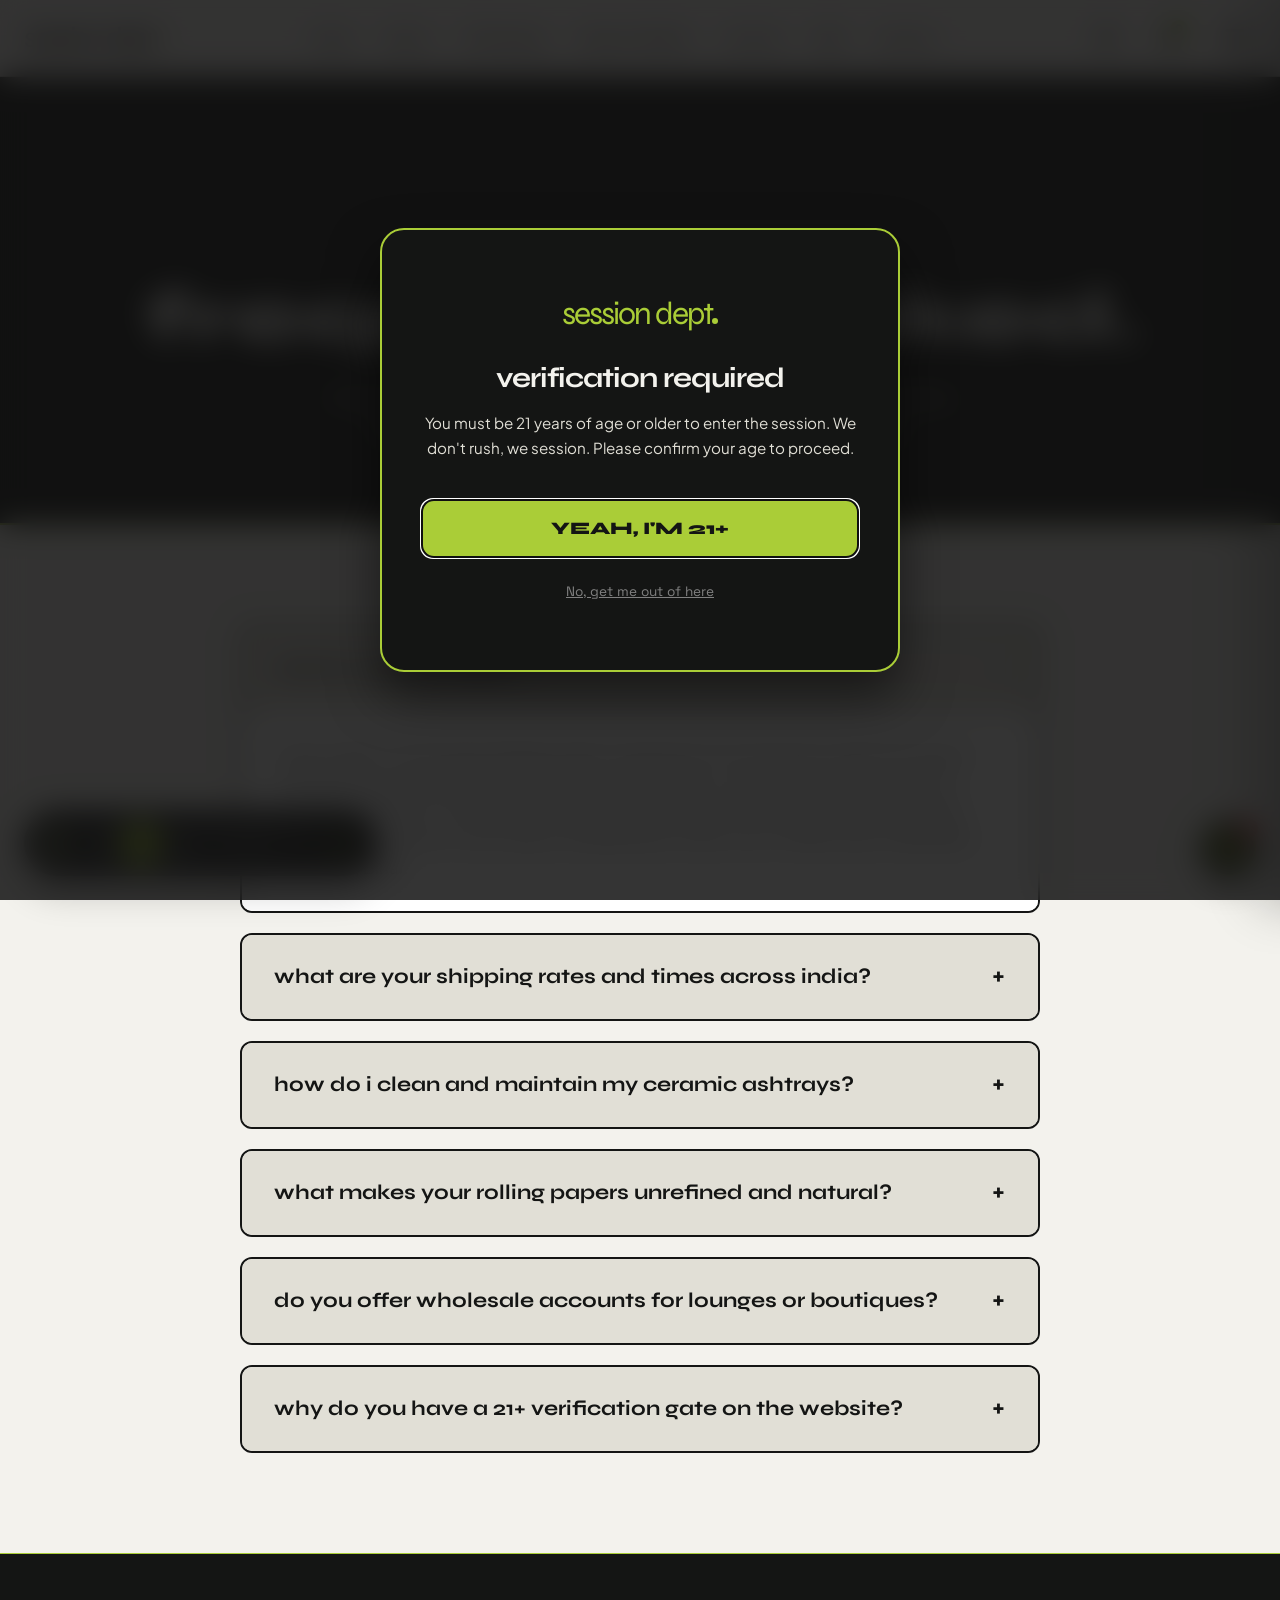
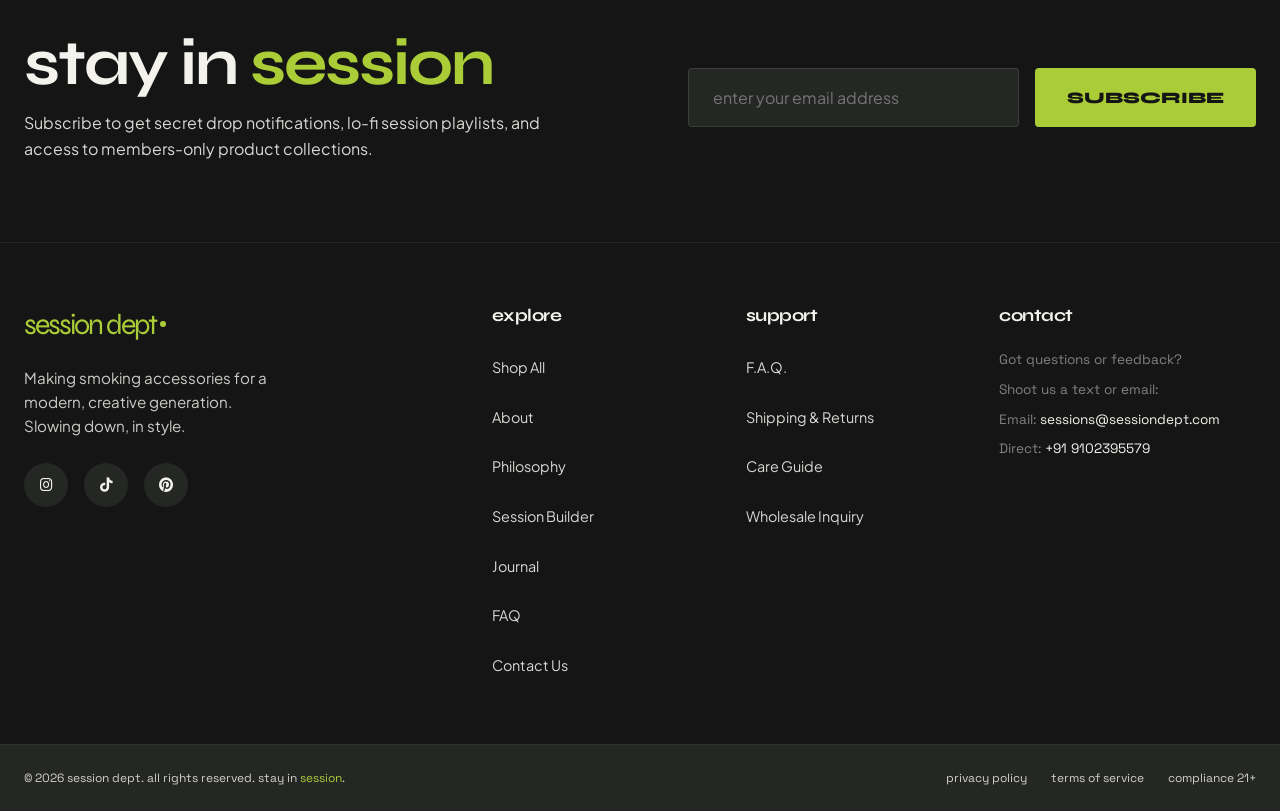
<file: faq.html>
<!DOCTYPE html>
<html lang="en">
<head>
    <meta charset="UTF-8">
    <meta name="viewport" content="width=device-width, initial-scale=1.0">
    <title>Frequently Asked Questions | session dept.</title>
    
    <!-- SEO Meta Tags -->
    <meta name="description" content="Find answers to questions about shipping, returns, wholesale, ceramic care guide, paper burning rates, and age verification at session dept.">
    <meta name="keywords" content="session dept, faq, shipping, return policy, ceramic care guide, unrefined papers, support Patna, Delhi">
    <meta name="author" content="session dept.">
    
    <!-- Canonical Tag -->
    <link rel="canonical" href="https://sessiondept.com/faq.html">
    
    <!-- Google Search Console Verification Placeholder -->
    <meta name="google-site-verification" content="YOUR_GSC_VERIFICATION_TOKEN_HERE">
    
    <!-- Open Graph Metadata -->
    <meta property="og:title" content="Frequently Asked Questions | session dept.">
    <meta property="og:description" content="Need help? Read our FAQs on shipping, unrefined papers, care guides, and wholesaling details.">
    <meta property="og:type" content="website">
    <meta property="og:url" content="https://sessiondept.com/faq.html">
    <meta property="og:image" content="https://sessiondept.com/assets/images/welcome_box.webp">
    <meta property="og:site_name" content="session dept.">
    
    <!-- Twitter Card Metadata -->
    <meta name="twitter:card" content="summary_large_image">
    <meta name="twitter:title" content="Frequently Asked Questions | session dept.">
    <meta name="twitter:description" content="Need help? Read our FAQs on shipping, unrefined papers, care guides, and wholesaling details.">
    <meta name="twitter:image" content="https://sessiondept.com/assets/images/welcome_box.webp">
    
    <!-- Google Analytics Placeholder. Insert GA4 tracking ID (e.g., G-XXXXXXXXXX) here. -->
    <!-- 
    <script async src="https://www.googletagmanager.com/gtag/js?id=G-XXXXXXXXXX"></script>
    <script>
      window.dataLayer = window.dataLayer || [];
      function gtag(){dataLayer.push(arguments);}
      gtag('js', new Date());
      gtag('config', 'G-XXXXXXXXXX');
    </script>
    -->
    
    <!-- Google Fonts Preconnect -->
    <link rel="preconnect" href="https://fonts.googleapis.com">
    <link rel="preconnect" href="https://fonts.gstatic.com" crossorigin>
    <!-- Stylesheet -->
    <link rel="stylesheet" href="styles.css?v=20260609v3">
    
    <!-- FontAwesome for Icons -->
    <link rel="preload" href="https://cdnjs.cloudflare.com/ajax/libs/font-awesome/6.4.0/css/all.min.css" as="style" onload="this.onload=null;this.rel='stylesheet'">
    <noscript><link rel="stylesheet" href="https://cdnjs.cloudflare.com/ajax/libs/font-awesome/6.4.0/css/all.min.css"></noscript>
    
    <!-- JSON-LD Structured Data: Breadcrumb and FAQPage -->
    <script type="application/ld+json">
    {
      "@context": "https://schema.org",
      "@type": "BreadcrumbList",
      "itemListElement": [{
        "@type": "ListItem",
        "position": 1,
        "name": "Home",
        "item": "https://sessiondept.com/index.html"
      },{
        "@type": "ListItem",
        "position": 2,
        "name": "FAQ",
        "item": "https://sessiondept.com/faq.html"
      }]
    }
    </script>
    <script type="application/ld+json">
    {
      "@context": "https://schema.org",
      "@type": "FAQPage",
      "mainEntity": [{
        "@type": "Question",
        "name": "What is session dept.?",
        "acceptedAnswer": {
          "@type": "Answer",
          "text": "session dept. is a creative design brand specializing in high-contrast, premium, tactile smoking accessories and sensory tools tailored for Gen Z. Our office hubs are in New Delhi and Patna, Bihar, and the brand was established in 2026."
        }
      },{
        "@type": "Question",
        "name": "What are your shipping rates and times across India?",
        "acceptedAnswer": {
          "@type": "Answer",
          "text": "We offer free standard shipping on all orders across India. Orders typically ship within 24-48 hours and arrive at your doorstep in 3-5 business days."
        }
      },{
        "@type": "Question",
        "name": "How do I clean and maintain my ceramic ashtrays?",
        "acceptedAnswer": {
          "@type": "Answer",
          "text": "Our heavy stoneware ceramic ashtrays are dishwasher safe. For manual cleaning, use warm soapy water and a soft sponge. Avoid abrasive steel wire brushes to protect the custom glaze."
        }
      },{
        "@type": "Question",
        "name": "What makes your rolling papers unrefined and natural?",
        "acceptedAnswer": {
          "@type": "Answer",
          "text": "Our sessions papers are made from 100% natural, unbleached organic hemp fibers. We use a natural gum Arabic adhesive line, resulting in a cleaner burn, a slow burn rate, and zero chemical additives."
        }
      },{
        "@type": "Question",
        "name": "Do you offer wholesale accounts for lounges or boutiques?",
        "acceptedAnswer": {
          "@type": "Answer",
          "text": "Yes, we partner with retail stores, boutiques, and lounges. You can submit a wholesale inquiry form on our contact page or email sessions directly at wholesale@sessiondept.com."
        }
      },{
        "@type": "Question",
        "name": "Why do you have a 21+ verification gate on the website?",
        "acceptedAnswer": {
          "@type": "Answer",
          "text": "We are committed to safety and regulatory compliance. We require all visitors to verify they are 21 years of age or older in order to browse and purchase items from our site."
        }
      }]
    }
    </script>
    
    <style>
        /* CSS Accordion Styles specifically for FAQ */
        .faq-container {
            max-width: 800px;
            margin: 0 auto;
            display: flex;
            flex-direction: column;
            gap: 20px;
        }
        
        .faq-details {
            border: 2px solid var(--color-charcoal);
            border-radius: var(--border-radius-md);
            background-color: var(--color-white);
            overflow: hidden;
            transition: box-shadow var(--transition-fast);
        }
        
        .faq-details:hover {
            box-shadow: 4px 4px 0px 0px var(--color-charcoal);
        }
        
        .faq-summary {
            font-family: var(--font-display);
            font-size: 1.3rem;
            padding: 24px 32px;
            cursor: pointer;
            list-style: none;
            display: flex;
            align-items: center;
            justify-content: space-between;
            background-color: var(--color-cream-darker);
            font-weight: 700;
            color: var(--color-charcoal);
            text-transform: lowercase;
            outline: none;
        }
        
        .faq-summary::-webkit-details-marker {
            display: none;
        }
        
        .faq-summary::after {
            content: "+";
            font-family: var(--font-mono);
            font-size: 1.5rem;
            color: var(--color-charcoal);
            transition: transform var(--transition-fast);
        }
        
        .faq-details[open] .faq-summary::after {
            content: "-";
        }
        
        .faq-answer {
            font-family: var(--font-sans);
            padding: 28px 32px;
            font-size: 1.05rem;
            line-height: 1.7;
            color: rgba(20, 20, 20, 0.85);
            border-top: 1px solid var(--color-cream-border);
            background-color: var(--color-white);
        }
    </style>
</head>
<body>

    <!-- Custom Cursor -->
    <div class="custom-cursor" id="custom-cursor"></div>
    <div class="custom-cursor-ring" id="custom-cursor-ring"></div>

    <!-- ==========================================================================
         Compliance Age Gate Modal
         ========================================================================== -->
    <dialog id="age-gate-dialog" class="age-gate-dialog" aria-label="Age Verification Gate">
        <div class="age-gate-container">
            <div class="age-gate-card" id="age-gate-card">
                <div class="age-gate-logo">session dept<span class="logo-dot"></span></div>
                <h1 class="age-gate-title">verification required</h1>
                <p class="age-gate-text">You must be 21 years of age or older to enter the session. We don't rush, we session. Please confirm your age to proceed.</p>
                <div class="age-gate-buttons">
                    <button id="btn-confirm-age" class="btn-confirm-age" type="button" aria-label="Confirm age 21 or older">YEAH, I'M 21+</button>
                    <button id="btn-reject-age" class="btn-reject-age" type="button" aria-label="Reject age and exit site">No, get me out of here</button>
                </div>
            </div>
        </div>
    </dialog>

    <!-- ==========================================================================
         Main Navigation Header
         ========================================================================== -->
    <header class="main-header" id="main-header">
        <div class="header-container">
            <a href="index.html" class="logo-link" id="logo-link" aria-label="session dept. homepage">
                <div class="logo-text">session dept<span class="logo-dot"></span></div>
            </a>
            
            <nav class="main-nav" id="main-nav" aria-label="Main Navigation">
                <ul class="nav-list">
                    <li><a href="index.html#shop" class="nav-link">Shop</a></li>
                    <li><a href="about.html" class="nav-link">About</a></li>
                    <li><a href="philosophy.html" class="nav-link">Philosophy</a></li>
                    <li><a href="index.html#builder" class="nav-link">Session Builder</a></li>
                    <li><a href="journal.html" class="nav-link">Journal</a></li>
                    <li><a href="faq.html" class="nav-link active">FAQ</a></li>
                    <li><a href="contact.html" class="nav-link">Contact</a></li>
                </ul>
            </nav>
            
            <div class="header-actions">
                <button class="header-btn" id="playlist-toggle-btn" title="Toggle Lo-fi Ambient Music" aria-label="Toggle ambient background music">
                    <i class="fa-solid fa-compact-disc"></i>
                </button>
                <button class="header-btn" id="cart-toggle-btn" title="Open Shopping Cart" aria-label="View shopping cart">
                    <i class="fa-solid fa-shopping-bag"></i>
                    <span class="cart-count" id="cart-count">0</span>
                </button>
                <button class="header-btn mobile-nav-toggle" id="mobile-nav-toggle" aria-label="Toggle Navigation Menu" aria-expanded="false" aria-controls="main-nav">
                    <i class="fa-solid fa-bars"></i>
                </button>
            </div>
        </div>
    </header>

    <main>
        <!-- ==========================================================================
             Subpage Hero Banner
             ========================================================================== -->
        <section class="subpage-hero">
            <div class="subpage-hero-container">
                <span class="subpage-tag">support</span>
                <h1 class="subpage-title">frequently asked.</h1>
                <p class="subpage-subtitle">Get answers to questions about orders, unrefined organic hemp papers, ceramic care instructions, and brand licensing.</p>
            </div>
        </section>

        <!-- ==========================================================================
             Accordion FAQ Section
             ========================================================================== -->
        <section class="about-intro-section reveal-on-scroll">
            <div class="faq-container">
                
                <!-- FAQ 1 -->
                <details class="faq-details" id="general-faq" open>
                    <summary class="faq-summary">What is session dept.?</summary>
                    <div class="faq-answer">
                        <p>session dept. is a boutique design project and premium accessories studio focusing on stoneware ceramic ashtrays, organic raw rolling papers, and curated session kits for a creative generation. Fusing editorial aesthetics with functional design, we build pieces intended to stand out in your space. Established in 2026, we run office hubs in New Delhi and Patna, Bihar.</p>
                    </div>
                </details>

                <!-- FAQ 2 -->
                <details class="faq-details" id="shipping-faq">
                    <summary class="faq-summary">What are your shipping rates and times across India?</summary>
                    <div class="faq-answer">
                        <p>We provide complimentary standard shipping on all orders throughout India. We process and dispatch orders within 24-48 hours. Depending on your location (Delhi NCR, Patna, or other tier-1/tier-2 hubs), standard transit delivery takes 3 to 5 business days. A tracking link is dispatched immediately upon order confirmation.</p>
                    </div>
                </details>

                <!-- FAQ 3 -->
                <details class="faq-details" id="care-faq">
                    <summary class="faq-summary">How do I clean and maintain my ceramic ashtrays?</summary>
                    <div class="faq-answer">
                        <p>Our stoneware ceramic ashtrays are crafted from durable high-fire clay and protected by a robust glaze layer, making them completely dishwasher safe. For hand washing, we recommend using warm water, standard dishwashing liquid, and a soft sponge. Refrain from using coarse wire scrubbers or heavy abrasives, as they can wear down the signature satin glaze finish over time.</p>
                    </div>
                </details>

                <!-- FAQ 4 -->
                <details class="faq-details" id="papers-faq">
                    <summary class="faq-summary">What makes your rolling papers unrefined and natural?</summary>
                    <div class="faq-answer">
                        <p>Our sessions papers are made from 100% organic, unbleached, and unrefined hemp fibers, maintaining their natural earth-brown shade without the use of chlorine, chalk, or chemical colorings. They utilize a premium, plant-based gum Arabic adhesive line. This combination ensures a slow, even burn rate that doesn't interfere with the natural flavor profile of your blend.</p>
                    </div>
                </details>

                <!-- FAQ 5 -->
                <details class="faq-details" id="wholesale-faq">
                    <summary class="faq-summary">Do you offer wholesale accounts for lounges or boutiques?</summary>
                    <div class="faq-answer">
                        <p>Yes. We provide wholesale pricing rates and bulk packaging arrangements for design boutiques, concept stores, and lounge accounts. To apply, fill out the form on our contact page, select "wholesale inquiry" as the subject, or email our licensing and sales desk directly at <a href="mailto:wholesale@sessiondept.com">wholesale@sessiondept.com</a>.</p>
                    </div>
                </details>

                <!-- FAQ 6 -->
                <details class="faq-details" id="compliance-faq">
                    <summary class="faq-summary">Why do you have a 21+ verification gate on the website?</summary>
                    <div class="faq-answer">
                        <p>We believe in compliance and age verification standards. Since we distribute functional smoking accessories, collection bongs, and rolling papers, visitors must verify they are 21 years of age or older. We store a non-tracking, local validation state to prevent prompting verified devices repeatedly.</p>
                    </div>
                </details>

            </div>
        </section>
    </main>

    <!-- ==========================================================================
         Lo-Fi Sound Player Floating Widget
         ========================================================================= -->
    <audio id="ambient-audio" loop src="https://www.soundhelix.com/examples/mp3/SoundHelix-Song-8.mp3" preload="none"></audio>
<div class="desktop-only">
<div class="floating-audio-player" id="floating-audio-player">
        <div class="player-vinyl-wrapper">
            <div class="vinyl-disc" id="vinyl-disc" aria-hidden="true"></div>
            <div class="vinyl-center" aria-hidden="true"></div>
        </div>
        <div class="player-controls">
            <!-- Mobile Prev Button -->
            <button class="player-nav-btn mobile-only-btn" id="player-prev-btn" aria-label="Previous Track">
                <i class="fa-solid fa-backward-step"></i>
            </button>
            
            <button class="player-toggle-btn" id="player-toggle-btn" title="Play Ambient Music" aria-label="Play Lo-fi music stream">
                <i class="fa-solid fa-play" id="player-btn-icon"></i>
            </button>
            
            <!-- Mobile Next Button -->
            <button class="player-nav-btn mobile-only-btn" id="player-next-btn" aria-label="Next Track">
                <i class="fa-solid fa-forward-step"></i>
            </button>

            <div class="player-track-info">
                <span class="player-track-title" id="player-track-title">lo-fi sessions vol. 1</span>
                <span class="player-track-desc" id="player-track-desc">lo-fi chill beats</span>
                <!-- Mobile Timeline Seekbar -->
                <div class="player-timeline-mobile">
                    <div class="player-progress-bar-mobile" id="player-progress-bar-mobile"></div>
                </div>
            </div>
            <div class="player-visualizer" id="player-visualizer" aria-hidden="true">
                <div class="visualizer-bar"></div>
                <div class="visualizer-bar"></div>
                <div class="visualizer-bar"></div>
                <div class="visualizer-bar"></div>
            </div>
        </div>
        
        <!-- Audio Stream Element -->
        
    </div>
</div>

    <!-- Mobile Audio Player -->
    <div class="floating-audio-player-mobile mobile-only" id="mobile-audio-player">
        <div class="mobile-player-controls">
            <button class="player-nav-btn-mobile" id="player-prev-btn-mobile" aria-label="Previous Track">
                <i class="fa-solid fa-backward-step"></i>
            </button>
            <button class="player-toggle-btn-mobile" id="player-toggle-btn-mobile" title="Play Ambient Music" aria-label="Play Lo-fi music stream">
                <i class="fa-solid fa-play" id="player-btn-icon-mobile"></i>
            </button>
            <button class="player-nav-btn-mobile" id="player-next-btn-mobile" aria-label="Next Track">
                <i class="fa-solid fa-forward-step"></i>
            </button>
            <div class="player-track-info-mobile">
                <span class="player-track-title-mobile" id="player-track-title-mobile">lo-fi sessions vol. 1</span>
                <div class="player-timeline-mobile" id="player-timeline-mobile">
                    <div class="player-progress-bar-mobile" id="player-progress-bar-mobile"></div>
                </div>
            </div>
        </div>
    </div>


    <!-- ==========================================================================
         Slide-out E-Commerce Cart Drawer
         ========================================================================== -->
    <div class="cart-drawer-overlay" id="cart-drawer-overlay"></div>
    <div class="cart-drawer" id="cart-drawer" role="dialog" aria-label="Shopping Cart">
        <div class="cart-header">
            <h3 class="cart-title">your session cart</h3>
            <button class="btn-close-cart" id="btn-close-cart" title="Close Cart" aria-label="Close Shopping Cart">
                <i class="fa-solid fa-xmark"></i>
            </button>
        </div>
        
        <div class="cart-items-list" id="cart-items-list">
            <p class="cart-empty-message">Your cart is currently empty. Get ready for the session.</p>
        </div>
        
        <div class="cart-footer">
            <div class="cart-summary-row">
                <span>Shipping</span>
                <span>FREE</span>
            </div>
            <div class="cart-summary-row total">
                <span>Total</span>
                <span id="cart-total-price">₹0.00</span>
            </div>
            <button class="btn-checkout" id="btn-checkout" aria-label="Proceed to checkout session">PROCEED TO CHECKOUT</button>
        </div>
    </div>

    <!-- ==========================================================================
         Checkout Completion Dialog (Modal)
         ========================================================================== -->
    <dialog id="checkout-dialog" class="checkout-dialog" aria-label="Checkout confirmation">
        <span class="checkout-dialog-icon"><i class="fa-solid fa-circle-check" style="color: var(--color-lime);"></i></span>
        <h2 class="checkout-dialog-title">order confirmed</h2>
        <p class="checkout-dialog-text">Nice! Your session materials are locked in. A confirmation email and tracking link have been sent to your device. Stay in session.</p>
        <button class="btn-close-checkout" id="btn-close-checkout" aria-label="Close confirmation dialog">SWEET</button>
    </dialog>

    <!-- ==========================================================================
         Footer & Newsletter Registration Section
         ========================================================================== -->
    <div class="desktop-only">
<footer class="footer-section">
        <!-- Newsletter Box -->
        <div class="newsletter-block" id="newsletter">
            <div class="newsletter-content">
                <h2 class="newsletter-title">stay in <span>session</span></h2>
                <p class="newsletter-desc">Subscribe to get secret drop notifications, lo-fi session playlists, and access to members-only product collections.</p>
            </div>
            <div>
                <form class="newsletter-form" id="newsletter-form" aria-label="Newsletter Subscription Form">
                    <div class="newsletter-input-wrapper">
                        <input type="email" class="newsletter-input" placeholder="enter your email address" required aria-label="Email Address for newsletter">
                    </div>
                    <button class="btn-subscribe" type="submit" aria-label="Subscribe to newsletter">SUBSCRIBE</button>
                </form>
                <div class="newsletter-feedback" id="newsletter-feedback" aria-live="polite"></div>
            </div>
        </div>

        <!-- Secondary links -->
        <div class="footer-nav-block">
            <div class="footer-brand-info">
                <a href="index.html" class="footer-logo" aria-label="session dept. logo">session dept<span class="logo-dot"></span></a>
                <p class="footer-tagline">Making smoking accessories for a modern, creative generation. Slowing down, in style.</p>
                <div class="footer-socials">
                    <a href="https://instagram.com" target="_blank" rel="noopener noreferrer" class="social-btn" title="Instagram" aria-label="Instagram Page"><i class="fa-brands fa-instagram"></i></a>
                    <a href="https://tiktok.com" target="_blank" rel="noopener noreferrer" class="social-btn" title="TikTok" aria-label="TikTok Page"><i class="fa-brands fa-tiktok"></i></a>
                    <a href="https://pinterest.com" target="_blank" rel="noopener noreferrer" class="social-btn" title="Pinterest" aria-label="Pinterest Page"><i class="fa-brands fa-pinterest"></i></a>
                </div>
            </div>
            
            <div>
                <h3 class="footer-col-title">explore</h3>
                <ul class="footer-links-list">
                    <li><a href="index.html#shop" class="footer-link">Shop All</a></li>
                    <li><a href="about.html" class="footer-link">About</a></li>
                    <li><a href="philosophy.html" class="footer-link">Philosophy</a></li>
                    <li><a href="index.html#builder" class="footer-link">Session Builder</a></li>
                    <li><a href="journal.html" class="footer-link">Journal</a></li>
                    <li><a href="faq.html" class="footer-link">FAQ</a></li>
                    <li><a href="contact.html" class="footer-link">Contact Us</a></li>
                </ul>
            </div>

            <div>
                <h3 class="footer-col-title">support</h3>
                <ul class="footer-links-list">
                    <li><a href="faq.html" class="footer-link">F.A.Q.</a></li>
                    <li><a href="faq.html#shipping-faq" class="footer-link">Shipping & Returns</a></li>
                    <li><a href="faq.html#care-faq" class="footer-link">Care Guide</a></li>
                    <li><a href="contact.html" class="footer-link">Wholesale Inquiry</a></li>
                </ul>
            </div>

            <div>
                <h3 class="footer-col-title">contact</h3>
                <div class="footer-contact-info">
                    <p>Got questions or feedback?</p>
                    <p>Shoot us a text or email:</p>
                    <p>Email: <span>sessions@sessiondept.com</span></p>
                    <p>Direct: <span>+91 9102395579</span></p>
                </div>
            </div>
        </div>

        <!-- Copyright / Legal credits -->
        <div class="footer-credits">
            <div class="credits-container">
                <div class="credits-text">&copy; 2026 session dept. all rights reserved. stay in <span>session</span>.</div>
                <div class="credits-links">
                    <a href="#" class="credits-link">privacy policy</a>
                    <a href="#" class="credits-link">terms of service</a>
                    <a href="#" class="credits-link">compliance 21+</a>
                </div>
            </div>
        </div>
    </footer>
</div>

    <!-- Mobile Footer Section -->
    <footer class="footer-section-mobile mobile-only" id="mobile-footer">
        <div class="newsletter-block">
            <div class="newsletter-content">
                <h2 class="newsletter-title">stay in <span>session</span></h2>
                <p class="newsletter-desc">Subscribe to get secret drop notifications, lo-fi session playlists, and access to members-only product collections.</p>
            </div>
            <div>
                <form class="newsletter-form" id="newsletter-form-mobile" aria-label="Newsletter Subscription Form Mobile">
                    <div class="newsletter-input-wrapper">
                        <input type="email" class="newsletter-input" placeholder="enter your email address" required aria-label="Email Address for newsletter">
                    </div>
                    <button class="btn-subscribe" type="submit" aria-label="Subscribe to newsletter">SUBSCRIBE</button>
                </form>
                <div class="newsletter-feedback" id="newsletter-feedback-mobile" aria-live="polite"></div>
            </div>
        </div>
        <div class="footer-nav-block-mobile">
            <a href="index.html" class="footer-logo-mobile">session dept<span class="logo-dot"></span></a>
            <ul class="footer-links-list-mobile">
                <li><a href="index.html#shop" class="footer-link-mobile">Shop All</a></li>
                <li><a href="about.html" class="footer-link-mobile">About</a></li>
                <li><a href="philosophy.html" class="footer-link-mobile">Philosophy</a></li>
                <li><a href="index.html#builder" class="footer-link-mobile">Session Builder</a></li>
                <li><a href="journal.html" class="footer-link-mobile">Journal</a></li>
                <li><a href="faq.html" class="footer-link-mobile">FAQ</a></li>
                <li><a href="contact.html" class="footer-link-mobile">Contact Us</a></li>
            </ul>
            <div class="footer-socials-mobile">
                <a href="https://instagram.com" target="_blank" rel="noopener noreferrer" class="social-btn-mobile" title="Instagram"><i class="fa-brands fa-instagram"></i></a>
                <a href="https://tiktok.com" target="_blank" rel="noopener noreferrer" class="social-btn-mobile" title="TikTok"><i class="fa-brands fa-tiktok"></i></a>
                <a href="https://pinterest.com" target="_blank" rel="noopener noreferrer" class="social-btn-mobile" title="Pinterest"><i class="fa-brands fa-pinterest"></i></a>
            </div>
            <div class="footer-credits-mobile">
                <div class="credits-text-mobile">&copy; 2026 session dept. all rights reserved. stay in <span>session</span>.</div>
            </div>
        </div>
    </footer>


    <!-- ==========================================================================
         Sleek Live Chat Widget (Tawk.to inspired auto-bot)
         ========================================================================== -->
    <div class="chat-widget" id="chat-widget">
        <!-- Chat Bubble Button -->
        <button class="chat-bubble" id="chat-bubble" title="Open Session Support Chat" aria-label="Open support live chat">
            <i class="fa-solid fa-comments"></i>
            <span class="chat-badge" id="chat-badge" aria-hidden="true">1</span>
        </button>
        
        <!-- Chat Window Box -->
        <div class="chat-window" id="chat-window" role="dialog" aria-label="Support Live Chat">
            <!-- Header -->
            <div class="chat-header-bar">
                <div class="chat-agent-info">
                    <div class="chat-agent-avatar">SD</div>
                    <div class="chat-agent-status">
                        <span class="chat-agent-name">Session Support</span>
                        <span class="chat-status-text"><span class="chat-status-dot"></span>Online</span>
                    </div>
                </div>
                <button class="chat-minimize-btn" id="chat-minimize-btn" title="Minimize Chat" aria-label="Minimize Support Chat">
                    <i class="fa-solid fa-minus"></i>
                </button>
            </div>
            
            <!-- Messages List -->
            <div class="chat-messages-area" id="chat-messages-area" aria-live="polite">
                <!-- Welcome greeting loaded dynamically -->
            </div>
            
            <!-- Input Bar -->
            <form class="chat-input-bar" id="chat-input-form" aria-label="Live Chat Input">
                <input type="text" id="chat-user-input" class="chat-input-field" placeholder="ask about shipping, papers, bong..." required autocomplete="off" aria-label="Message text field">
                <button type="submit" class="chat-send-btn" title="Send Message" aria-label="Send live chat message">
                    <i class="fa-solid fa-paper-plane"></i>
                </button>
            </form>
        </div>
    </div>

    <!-- Script Logic -->
    <script src="app.js?v=20260609v3" defer></script>
    <!-- Mobile Bottom Navigation Bar -->
    <div class="mobile-bottom-nav">
        <a href="index.html" class="mobile-nav-item">
            <i class="fa-solid fa-house"></i>
            <span>Home</span>
        </a>
        <a href="index.html#shop" class="mobile-nav-item">
            <i class="fa-solid fa-store"></i>
            <span>Shop</span>
        </a>
        <a href="journal.html" class="mobile-nav-item">
            <i class="fa-solid fa-book-open"></i>
            <span>Journal</span>
        </a>
        <a href="about.html" class="mobile-nav-item">
            <i class="fa-solid fa-user"></i>
            <span>Account</span>
        </a>
    </div>
</body>
</html>
</file>
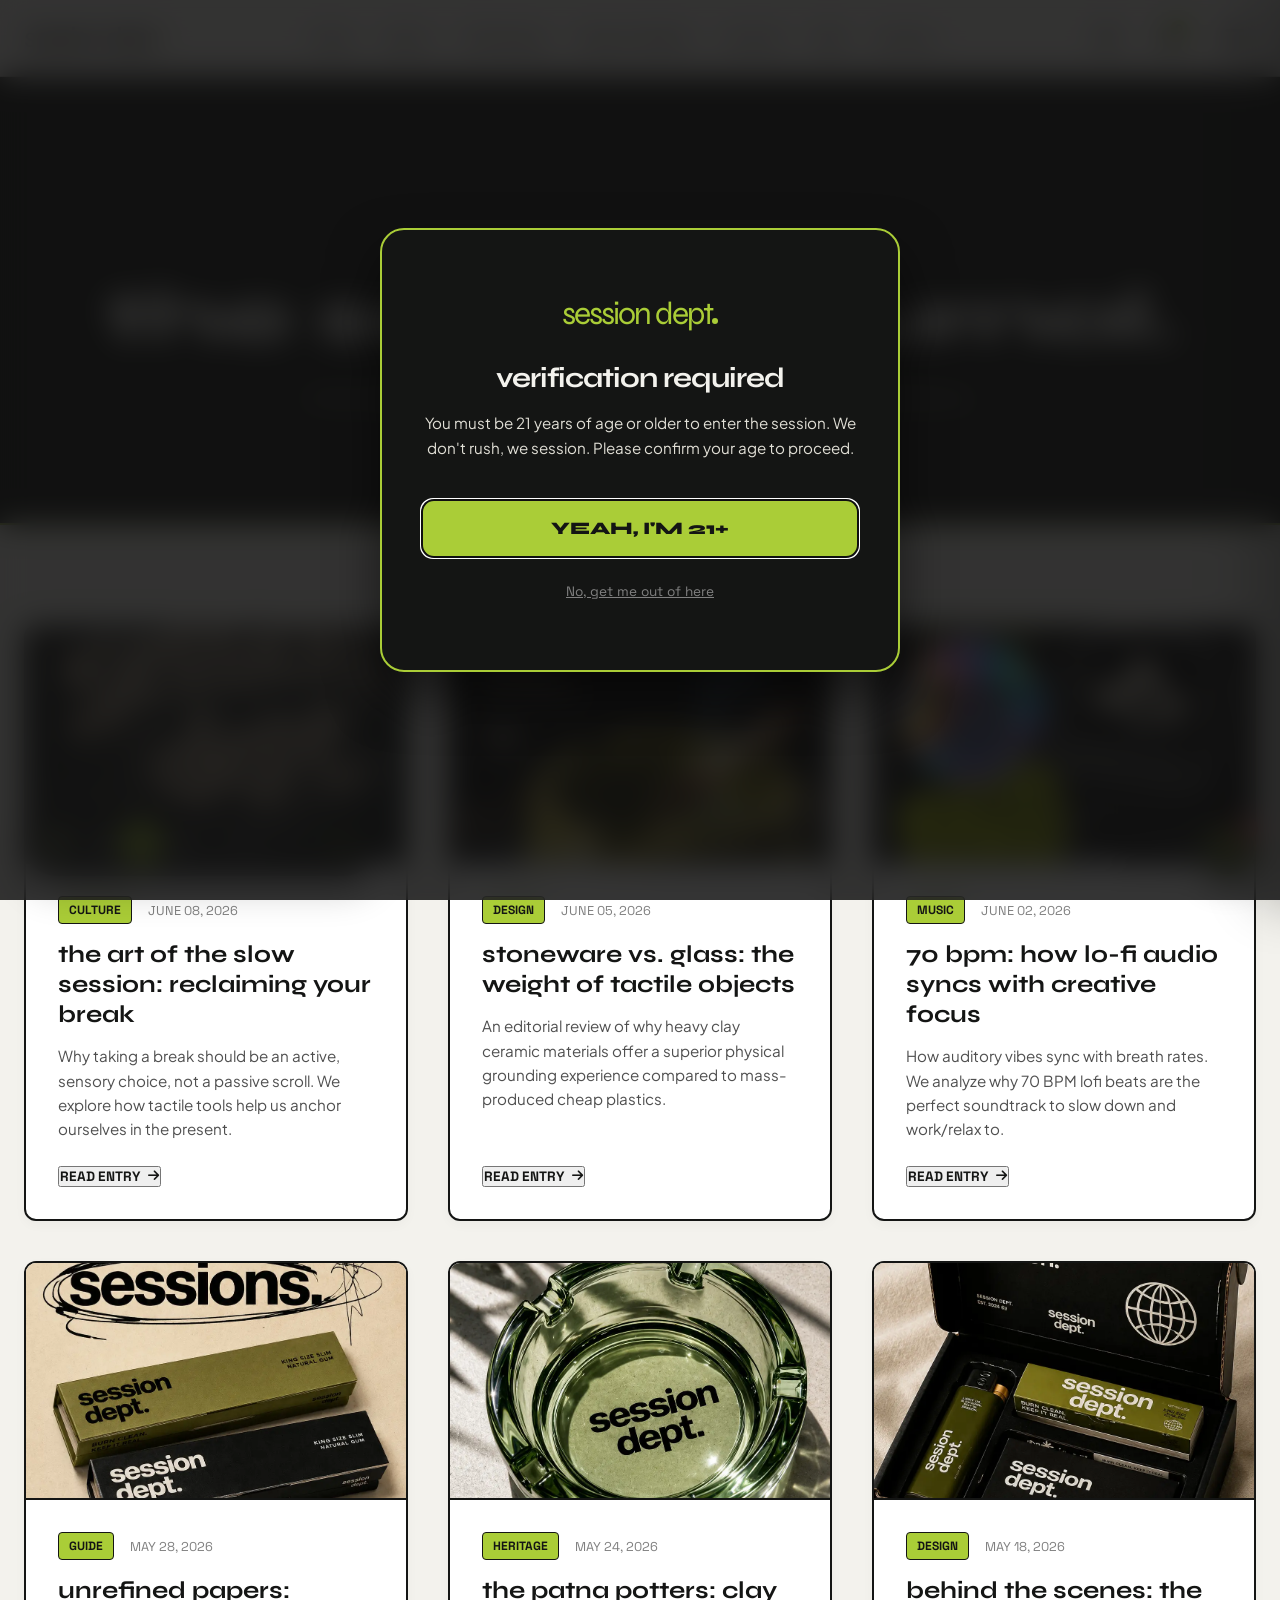
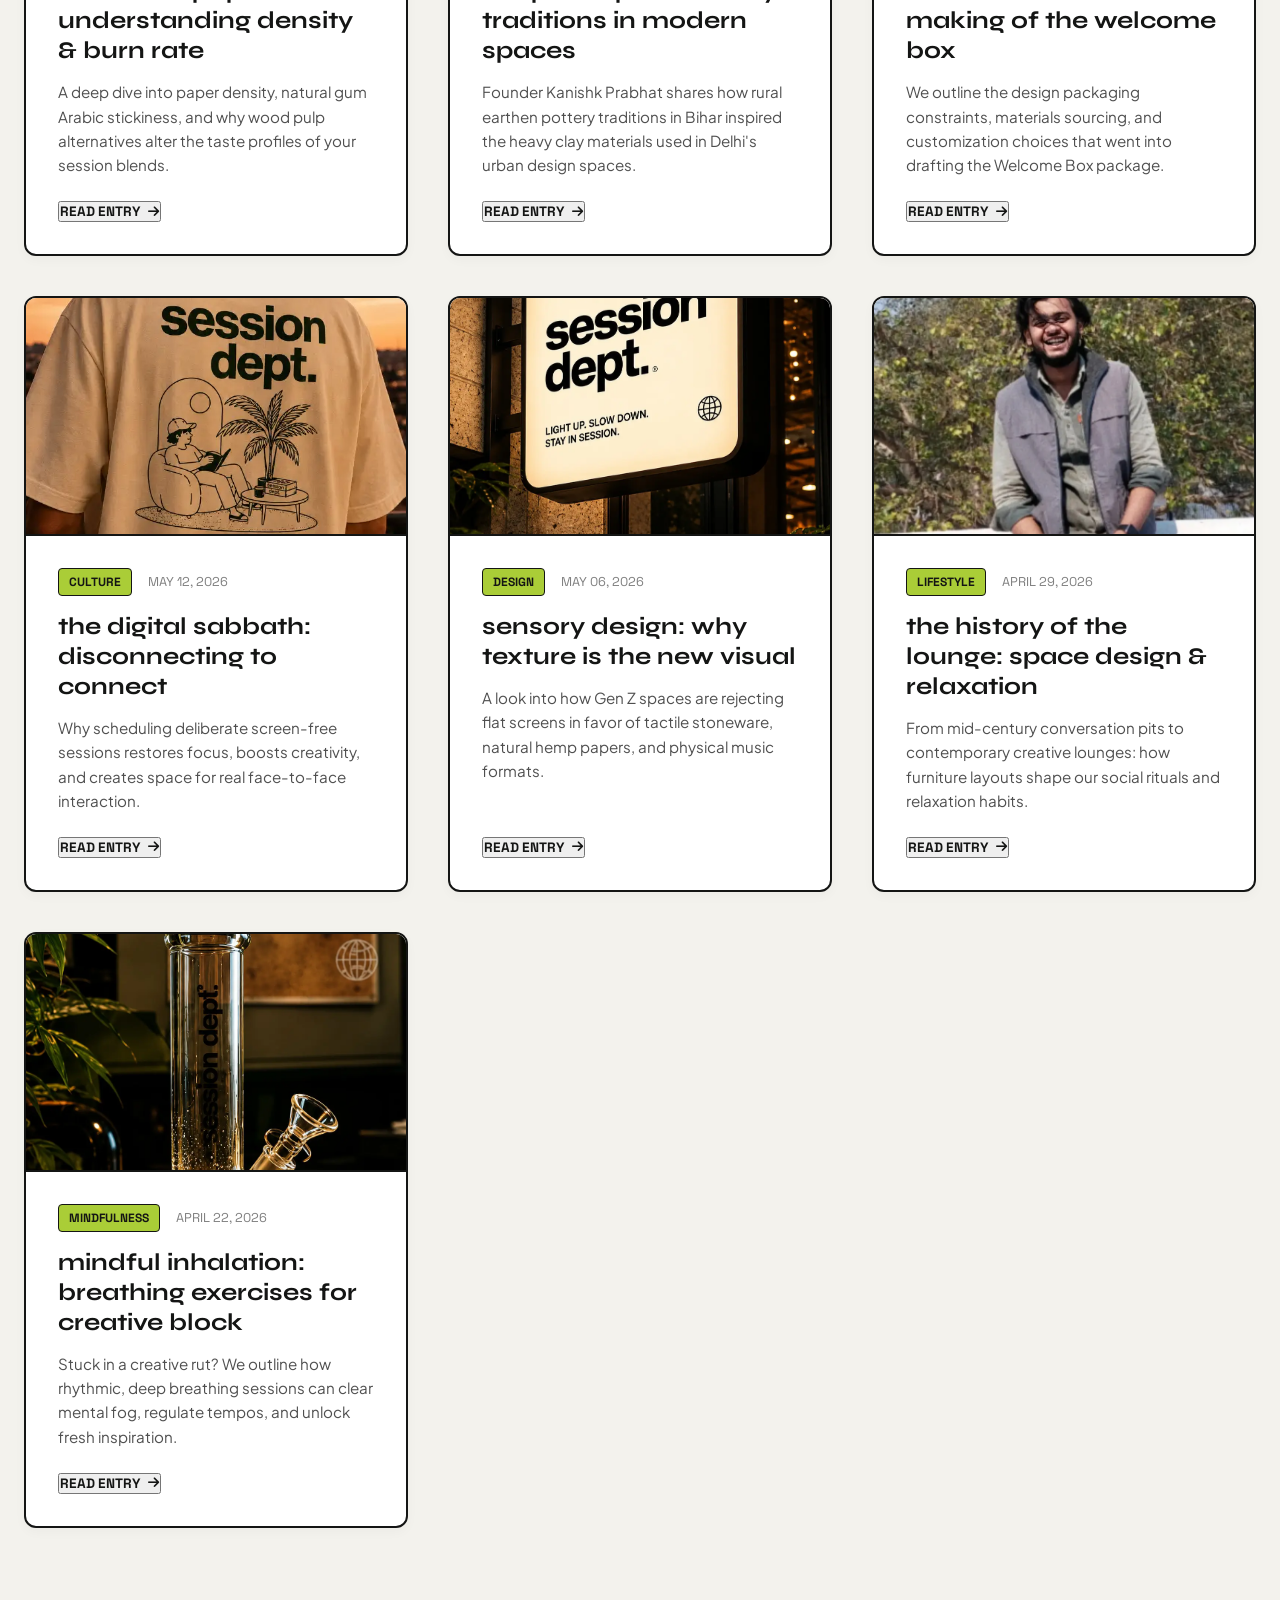
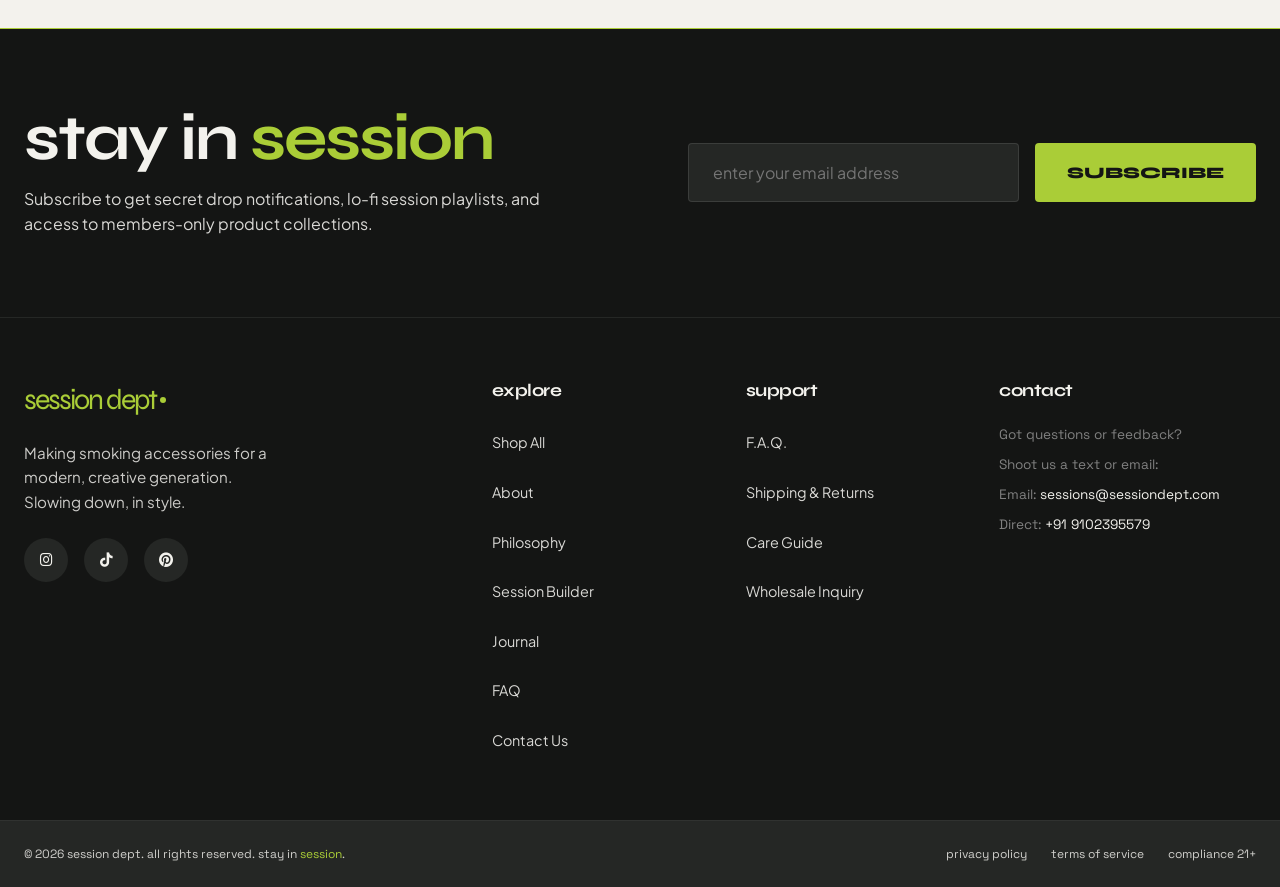
<file: journal.html>
<!DOCTYPE html>
<html lang="en">
<head>
    <meta charset="UTF-8">
    <meta name="viewport" content="width=device-width, initial-scale=1.0">
    <title>The Session Journal | session dept.</title>
    
    <!-- SEO Meta Tags -->
    <meta name="description" content="Explore the Session Journal. Read 10 curated design-forward articles on intentional living, creative rituals, environment design, and lofi culture.">
    <meta name="keywords" content="session journal, design blog, smoking accessories, slow living, lo-fi beats, Bihar clay, Delhi design, intentional living, rituals, mindfulness">
    <meta name="author" content="session dept.">
    
    <!-- Canonical Tag -->
    <link rel="canonical" href="https://sessiondept.com/journal.html">
    
    <!-- Google Search Console Verification Placeholder -->
    <meta name="google-site-verification" content="YOUR_GSC_VERIFICATION_TOKEN_HERE">
    
    <!-- Open Graph Metadata -->
    <meta property="og:title" content="The Session Journal | session dept.">
    <meta property="og:description" content="Explore articles on slow design, creative rituals, lofi beats, and design culture in the Session Journal.">
    <meta property="og:type" content="website">
    <meta property="og:url" content="https://sessiondept.com/journal.html">
    <meta property="og:image" content="https://sessiondept.com/assets/images/smoke_silhouette.webp">
    <meta property="og:site_name" content="session dept.">
    
    <!-- Twitter Card Metadata -->
    <meta name="twitter:card" content="summary_large_image">
    <meta name="twitter:title" content="The Session Journal | session dept.">
    <meta name="twitter:description" content="Explore articles on slow design, creative rituals, lofi beats, and design culture in the Session Journal.">
    <meta name="twitter:image" content="https://sessiondept.com/assets/images/smoke_silhouette.webp">
    
    <!-- Google Analytics Placeholder. Insert GA4 tracking ID (e.g., G-XXXXXXXXXX) here. -->
    <!-- 
    <script async src="https://www.googletagmanager.com/gtag/js?id=G-XXXXXXXXXX"></script>
    <script>
      window.dataLayer = window.dataLayer || [];
      function gtag(){dataLayer.push(arguments);}
      gtag('js', new Date());
      gtag('config', 'G-XXXXXXXXXX');
    </script>
    -->
    
    <!-- Google Fonts Preconnect -->
    <link rel="preconnect" href="https://fonts.googleapis.com">
    <link rel="preconnect" href="https://fonts.gstatic.com" crossorigin>
    <!-- Stylesheet -->
    <link rel="stylesheet" href="styles.css?v=20260609v3">
    
    <!-- FontAwesome for Icons -->
    <link rel="preload" href="https://cdnjs.cloudflare.com/ajax/libs/font-awesome/6.4.0/css/all.min.css" as="style" onload="this.onload=null;this.rel='stylesheet'">
    <noscript><link rel="stylesheet" href="https://cdnjs.cloudflare.com/ajax/libs/font-awesome/6.4.0/css/all.min.css"></noscript>
    
    <!-- JSON-LD Structured Data: Breadcrumb and Blog -->
    <script type="application/ld+json">
    {
      "@context": "https://schema.org",
      "@type": "BreadcrumbList",
      "itemListElement": [{
        "@type": "ListItem",
        "position": 1,
        "name": "Home",
        "item": "https://sessiondept.com/index.html"
      },{
        "@type": "ListItem",
        "position": 2,
        "name": "Journal",
        "item": "https://sessiondept.com/journal.html"
      }]
    }
    </script>
    <script type="application/ld+json">
    {
      "@context": "https://schema.org",
      "@type": "Blog",
      "name": "The Session Journal",
      "description": "Articles exploring design, slow living, lofi music, and creative rituals.",
      "publisher": {
        "@type": "Organization",
        "name": "session dept."
      }
    }
    </script>
</head>
<body>

    <!-- Custom Cursor -->
    <div class="custom-cursor" id="custom-cursor"></div>
    <div class="custom-cursor-ring" id="custom-cursor-ring"></div>

    <!-- ==========================================================================
         Compliance Age Gate Modal
         ========================================================================== -->
    <dialog id="age-gate-dialog" class="age-gate-dialog" aria-label="Age Verification Gate">
        <div class="age-gate-container">
            <div class="age-gate-card" id="age-gate-card">
                <div class="age-gate-logo">session dept<span class="logo-dot"></span></div>
                <h1 class="age-gate-title">verification required</h1>
                <p class="age-gate-text">You must be 21 years of age or older to enter the session. We don't rush, we session. Please confirm your age to proceed.</p>
                <div class="age-gate-buttons">
                    <button id="btn-confirm-age" class="btn-confirm-age" type="button" aria-label="Confirm age 21 or older">YEAH, I'M 21+</button>
                    <button id="btn-reject-age" class="btn-reject-age" type="button" aria-label="Reject age and exit site">No, get me out of here</button>
                </div>
            </div>
        </div>
    </dialog>

    <!-- ==========================================================================
         Main Navigation Header
         ========================================================================== -->
    <header class="main-header" id="main-header">
        <div class="header-container">
            <a href="index.html" class="logo-link" id="logo-link" aria-label="session dept. homepage">
                <div class="logo-text">session dept<span class="logo-dot"></span></div>
            </a>
            
            <nav class="main-nav" id="main-nav" aria-label="Main Navigation">
                <ul class="nav-list">
                    <li><a href="index.html#shop" class="nav-link">Shop</a></li>
                    <li><a href="about.html" class="nav-link">About</a></li>
                    <li><a href="philosophy.html" class="nav-link">Philosophy</a></li>
                    <li><a href="index.html#builder" class="nav-link">Session Builder</a></li>
                    <li><a href="journal.html" class="nav-link active">Journal</a></li>
                    <li><a href="faq.html" class="nav-link">FAQ</a></li>
                    <li><a href="contact.html" class="nav-link">Contact</a></li>
                </ul>
            </nav>
            
            <div class="header-actions">
                <button class="header-btn" id="playlist-toggle-btn" title="Toggle Lo-fi Ambient Music" aria-label="Toggle ambient background music">
                    <i class="fa-solid fa-compact-disc"></i>
                </button>
                <button class="header-btn" id="cart-toggle-btn" title="Open Shopping Cart" aria-label="View shopping cart">
                    <i class="fa-solid fa-shopping-bag"></i>
                    <span class="cart-count" id="cart-count">0</span>
                </button>
                <button class="header-btn mobile-nav-toggle" id="mobile-nav-toggle" aria-label="Toggle Navigation Menu" aria-expanded="false" aria-controls="main-nav">
                    <i class="fa-solid fa-bars"></i>
                </button>
            </div>
        </div>
    </header>

    <main>
        <!-- ==========================================================================
             Subpage Hero Banner
             ========================================================================== -->
        <section class="subpage-hero">
            <div class="subpage-hero-container">
                <span class="subpage-tag">zine & records</span>
                <h1 class="subpage-title">the session journal.</h1>
                <p class="subpage-subtitle">A slow digital publication detailing product craft, design manifestos, artist features, and editorial thoughts.</p>
            </div>
        </section>

        <!-- ==========================================================================
             Journal Post Grid (10 Articles)
             ========================================================================== -->
        <section class="journal-section reveal-on-scroll">
            <div class="journal-grid">
                
                <!-- Post 1: Intentional Living -->
                <article class="journal-card">
                    <div class="journal-img-wrapper">
                        <picture>
                    <source srcset="assets/images/smoke_silhouette-mobile.webp" media="(max-width: 767px)" type="image/webp">
                    <img src="assets/images/smoke_silhouette.webp" alt="Exhaled smoke silhouette" width="350" height="218" loading="lazy">
                </picture>
                    </div>
                    <div class="journal-content">
                        <div class="journal-meta-row">
                            <span class="journal-post-tag">culture</span>
                            <span>June 08, 2026</span>
                        </div>
                        <h2 class="journal-post-title">the art of the slow session: reclaiming your break</h2>
                        <p class="journal-post-excerpt">Why taking a break should be an active, sensory choice, not a passive scroll. We explore how tactile tools help us anchor ourselves in the present.</p>
                        <button class="journal-read-more btn-text-only" onclick="document.getElementById('article-1').showModal()" aria-label="Read entry: the art of the slow session">read entry <i class="fa-solid fa-arrow-right"></i></button>
                    </div>
                </article>

                <!-- Post 2: Environment Design -->
                <article class="journal-card">
                    <div class="journal-img-wrapper">
                        <picture>
                    <source srcset="assets/images/ashtray_horizontal-mobile.webp" media="(max-width: 767px)" type="image/webp">
                    <img src="assets/images/ashtray_horizontal.webp" alt="Stoneware ceramic green ashtray" width="350" height="218" loading="lazy">
                </picture>
                    </div>
                    <div class="journal-content">
                        <div class="journal-meta-row">
                            <span class="journal-post-tag">design</span>
                            <span>June 05, 2026</span>
                        </div>
                        <h2 class="journal-post-title">stoneware vs. glass: the weight of tactile objects</h2>
                        <p class="journal-post-excerpt">An editorial review of why heavy clay ceramic materials offer a superior physical grounding experience compared to mass-produced cheap plastics.</p>
                        <button class="journal-read-more btn-text-only" onclick="document.getElementById('article-2').showModal()" aria-label="Read entry: stoneware vs. glass">read entry <i class="fa-solid fa-arrow-right"></i></button>
                    </div>
                </article>

                <!-- Post 3: Creativity -->
                <article class="journal-card">
                    <div class="journal-img-wrapper">
                        <picture>
                    <source srcset="assets/images/stickers-mobile.webp" media="(max-width: 767px)" type="image/webp">
                    <img src="assets/images/stickers.webp" alt="Session Dept stickers collection" width="350" height="218" loading="lazy">
                </picture>
                    </div>
                    <div class="journal-content">
                        <div class="journal-meta-row">
                            <span class="journal-post-tag">music</span>
                            <span>June 02, 2026</span>
                        </div>
                        <h2 class="journal-post-title">70 bpm: how lo-fi audio syncs with creative focus</h2>
                        <p class="journal-post-excerpt">How auditory vibes sync with breath rates. We analyze why 70 BPM lofi beats are the perfect soundtrack to slow down and work/relax to.</p>
                        <button class="journal-read-more btn-text-only" onclick="document.getElementById('article-3').showModal()" aria-label="Read entry: 70 bpm lofi beats">read entry <i class="fa-solid fa-arrow-right"></i></button>
                    </div>
                </article>

                <!-- Post 4: Rituals -->
                <article class="journal-card">
                    <div class="journal-img-wrapper">
                        <picture>
                    <source srcset="assets/images/papers_vertical-mobile.webp" media="(max-width: 767px)" type="image/webp">
                    <img src="assets/images/papers_vertical.webp" alt="Premium unrefined rolling papers pack" width="350" height="218" loading="lazy">
                </picture>
                    </div>
                    <div class="journal-content">
                        <div class="journal-meta-row">
                            <span class="journal-post-tag">guide</span>
                            <span>May 28, 2026</span>
                        </div>
                        <h2 class="journal-post-title">unrefined papers: understanding density & burn rate</h2>
                        <p class="journal-post-excerpt">A deep dive into paper density, natural gum Arabic stickiness, and why wood pulp alternatives alter the taste profiles of your session blends.</p>
                        <button class="journal-read-more btn-text-only" onclick="document.getElementById('article-4').showModal()" aria-label="Read entry: unrefined papers burn rate">read entry <i class="fa-solid fa-arrow-right"></i></button>
                    </div>
                </article>

                <!-- Post 5: Lifestyle Culture -->
                <article class="journal-card">
                    <div class="journal-img-wrapper">
                        <picture>
                    <source srcset="assets/images/ashtray_topdown-mobile.webp" media="(max-width: 767px)" type="image/webp">
                    <img src="assets/images/ashtray_topdown.webp" alt="Topdown ceramic design detail" width="350" height="218" loading="lazy">
                </picture>
                    </div>
                    <div class="journal-content">
                        <div class="journal-meta-row">
                            <span class="journal-post-tag">heritage</span>
                            <span>May 24, 2026</span>
                        </div>
                        <h2 class="journal-post-title">the Patna potters: clay traditions in modern spaces</h2>
                        <p class="journal-post-excerpt">Founder Kanishk Prabhat shares how rural earthen pottery traditions in Bihar inspired the heavy clay materials used in Delhi's urban design spaces.</p>
                        <button class="journal-read-more btn-text-only" onclick="document.getElementById('article-5').showModal()" aria-label="Read entry: Patna potters clay traditions">read entry <i class="fa-solid fa-arrow-right"></i></button>
                    </div>
                </article>

                <!-- Post 6: Environment Design -->
                <article class="journal-card">
                    <div class="journal-img-wrapper">
                        <picture>
                    <source srcset="assets/images/welcome_box-mobile.webp" media="(max-width: 767px)" type="image/webp">
                    <img src="assets/images/welcome_box.webp" alt="The Welcome Box bundle pack" width="350" height="218" loading="lazy">
                </picture>
                    </div>
                    <div class="journal-content">
                        <div class="journal-meta-row">
                            <span class="journal-post-tag">design</span>
                            <span>May 18, 2026</span>
                        </div>
                        <h2 class="journal-post-title">behind the scenes: the making of the welcome box</h2>
                        <p class="journal-post-excerpt">We outline the design packaging constraints, materials sourcing, and customization choices that went into drafting the Welcome Box package.</p>
                        <button class="journal-read-more btn-text-only" onclick="document.getElementById('article-6').showModal()" aria-label="Read entry: welcome box making of">read entry <i class="fa-solid fa-arrow-right"></i></button>
                    </div>
                </article>

                <!-- Post 7: Intentional Living -->
                <article class="journal-card">
                    <div class="journal-img-wrapper">
                        <picture>
                    <source srcset="assets/images/tshirt_back-mobile.webp" media="(max-width: 767px)" type="image/webp">
                    <img src="assets/images/tshirt_back.webp" alt="Creative t-shirt backing streetwear design" width="350" height="218" loading="lazy">
                </picture>
                    </div>
                    <div class="journal-content">
                        <div class="journal-meta-row">
                            <span class="journal-post-tag">culture</span>
                            <span>May 12, 2026</span>
                        </div>
                        <h2 class="journal-post-title">the digital sabbath: disconnecting to connect</h2>
                        <p class="journal-post-excerpt">Why scheduling deliberate screen-free sessions restores focus, boosts creativity, and creates space for real face-to-face interaction.</p>
                        <button class="journal-read-more btn-text-only" onclick="document.getElementById('article-7').showModal()" aria-label="Read entry: digital sabbath disconnecting">read entry <i class="fa-solid fa-arrow-right"></i></button>
                    </div>
                </article>

                <!-- Post 8: Creativity -->
                <article class="journal-card">
                    <div class="journal-img-wrapper">
                        <picture>
                    <source srcset="assets/images/outdoor_sign-mobile.webp" media="(max-width: 767px)" type="image/webp">
                    <img src="assets/images/outdoor_sign.webp" alt="Outdoor illuminated logo sign detail" width="350" height="218" loading="lazy">
                </picture>
                    </div>
                    <div class="journal-content">
                        <div class="journal-meta-row">
                            <span class="journal-post-tag">design</span>
                            <span>May 06, 2026</span>
                        </div>
                        <h2 class="journal-post-title">sensory design: why texture is the new visual</h2>
                        <p class="journal-post-excerpt">A look into how Gen Z spaces are rejecting flat screens in favor of tactile stoneware, natural hemp papers, and physical music formats.</p>
                        <button class="journal-read-more btn-text-only" onclick="document.getElementById('article-8').showModal()" aria-label="Read entry: sensory design texture">read entry <i class="fa-solid fa-arrow-right"></i></button>
                    </div>
                </article>

                <!-- Post 9: Environment Design -->
                <article class="journal-card">
                    <div class="journal-img-wrapper">
                        <picture>
                    <source srcset="assets/images/founder-mobile.webp" media="(max-width: 767px)" type="image/webp">
                    <img src="assets/images/founder.webp" alt="Founder portrait session style" width="350" height="218" loading="lazy">
                </picture>
                    </div>
                    <div class="journal-content">
                        <div class="journal-meta-row">
                            <span class="journal-post-tag">lifestyle</span>
                            <span>April 29, 2026</span>
                        </div>
                        <h2 class="journal-post-title">the history of the lounge: space design & relaxation</h2>
                        <p class="journal-post-excerpt">From mid-century conversation pits to contemporary creative lounges: how furniture layouts shape our social rituals and relaxation habits.</p>
                        <button class="journal-read-more btn-text-only" onclick="document.getElementById('article-9').showModal()" aria-label="Read entry: history of lounge spaces">read entry <i class="fa-solid fa-arrow-right"></i></button>
                    </div>
                </article>

                <!-- Post 10: Mindfulness / Rituals -->
                <article class="journal-card">
                    <div class="journal-img-wrapper">
                        <picture>
                    <source srcset="assets/images/bong_vertical-mobile.webp" media="(max-width: 767px)" type="image/webp">
                    <img src="assets/images/bong_vertical.webp" alt="Glass water pipe bong close up" width="350" height="218" loading="lazy">
                </picture>
                    </div>
                    <div class="journal-content">
                        <div class="journal-meta-row">
                            <span class="journal-post-tag">mindfulness</span>
                            <span>April 22, 2026</span>
                        </div>
                        <h2 class="journal-post-title">mindful inhalation: breathing exercises for creative block</h2>
                        <p class="journal-post-excerpt">Stuck in a creative rut? We outline how rhythmic, deep breathing sessions can clear mental fog, regulate tempos, and unlock fresh inspiration.</p>
                        <button class="journal-read-more btn-text-only" onclick="document.getElementById('article-10').showModal()" aria-label="Read entry: mindful breathing exercises">read entry <i class="fa-solid fa-arrow-right"></i></button>
                    </div>
                </article>

            </div>
        </section>
    </main>

    <!-- ==========================================================================
         Crawlable Full Article Content Dialogs (Modals)
         ========================================================================== -->
    <!-- Article 1 dialog -->
    <dialog id="article-1" class="checkout-dialog article-dialog" style="max-width: 700px; padding: 40px; border-radius: var(--border-radius-lg); border: 2px solid var(--color-charcoal); background-color: var(--color-cream);" aria-label="Article: the art of the slow session">
        <h2 style="font-family: var(--font-display); font-size: 2rem; margin-bottom: 20px; text-transform: lowercase;">the art of the slow session: reclaiming your break</h2>
        <div style="font-family: var(--font-sans); line-height: 1.8; font-size: 1.05rem; color: var(--color-charcoal); display: flex; flex-direction: column; gap: 16px;">
            <p>Taking a break has become a performative act in our hyper-connected modern life. We step away from one screen only to instantly engage with another. This cycle of continuous inputs keeps our nervous systems in a constant state of hyper-arousal, defeating the purpose of stepping away in the first place.</p>
            <p>At session dept., we advocate for the conscious session. By shifting your attention to tangible, slow, and tactile rituals—like grinding, packing, rolling, and listening to low-tempo lofi streams—you anchor your mind in the physical environment. Reclaim your break; don't just consume time, enjoy a real session.</p>
        </div>
        <button class="btn-primary" style="margin-top: 30px; padding: 12px 24px;" onclick="this.closest('dialog').close();">CLOSE ENTRY</button>
    </dialog>

    <!-- Article 2 dialog -->
    <dialog id="article-2" class="checkout-dialog article-dialog" style="max-width: 700px; padding: 40px; border-radius: var(--border-radius-lg); border: 2px solid var(--color-charcoal); background-color: var(--color-cream);" aria-label="Article: stoneware vs. glass">
        <h2 style="font-family: var(--font-display); font-size: 2rem; margin-bottom: 20px; text-transform: lowercase;">stoneware vs. glass: the weight of tactile objects</h2>
        <div style="font-family: var(--font-sans); line-height: 1.8; font-size: 1.05rem; color: var(--color-charcoal); display: flex; flex-direction: column; gap: 16px;">
            <p>Why do we prefer heavy ceramics over light plastic or standard industrial glass? The answer lies in tactile feedback. In design, the weight of an object communicates its value, durability, and grounding capacity. Thin materials feel temporary and disposable, encouraging rushed usage.</p>
            <p>Stoneware, fired at extremely high temperatures, retains a cool, earthy surface texture and significant physical weight. When you place a session dept. ceramic ashtray on your table, the solid sound and substantial feel anchor the space. It forces you to interact slowly and deliberately.</p>
        </div>
        <button class="btn-primary" style="margin-top: 30px; padding: 12px 24px;" onclick="this.closest('dialog').close();">CLOSE ENTRY</button>
    </dialog>

    <!-- Article 3 dialog -->
    <dialog id="article-3" class="checkout-dialog article-dialog" style="max-width: 700px; padding: 40px; border-radius: var(--border-radius-lg); border: 2px solid var(--color-charcoal); background-color: var(--color-cream);" aria-label="Article: 70 bpm lofi audio">
        <h2 style="font-family: var(--font-display); font-size: 2rem; margin-bottom: 20px; text-transform: lowercase;">70 bpm: how lo-fi audio syncs with creative focus</h2>
        <div style="font-family: var(--font-sans); line-height: 1.8; font-size: 1.05rem; color: var(--color-charcoal); display: flex; flex-direction: column; gap: 16px;">
            <p>The pace of sound directly affects the heart rate and cognitive processing of the listener. Fast beats (above 120 BPM) release adrenaline, which is useful for workouts but detrimental for deep, focused creative writing or sketching. Conversely, very slow ambient tones can lead to drowsiness.</p>
            <p>Research indicates that audio pulsing between 60 to 80 BPM—the resting heart rate of a healthy adult—induces a state of relaxed alertness. The slow drum loops, vinyl dust crackles, and soft piano chords of our custom lo-fi sessions help quiet mental chatter, establishing the ideal rhythm for workflow focus.</p>
        </div>
        <button class="btn-primary" style="margin-top: 30px; padding: 12px 24px;" onclick="this.closest('dialog').close();">CLOSE ENTRY</button>
    </dialog>

    <!-- Article 4 dialog -->
    <dialog id="article-4" class="checkout-dialog article-dialog" style="max-width: 700px; padding: 40px; border-radius: var(--border-radius-lg); border: 2px solid var(--color-charcoal); background-color: var(--color-cream);" aria-label="Article: unrefined papers guide">
        <h2 style="font-family: var(--font-display); font-size: 2rem; margin-bottom: 20px; text-transform: lowercase;">unrefined papers: understanding density & burn rate</h2>
        <div style="font-family: var(--font-sans); line-height: 1.8; font-size: 1.05rem; color: var(--color-charcoal); display: flex; flex-direction: column; gap: 16px;">
            <p>Not all papers are rolled equal. Mass-market alternatives frequently rely on wood pulp bleached with chlorine or treated with chemical accelerants. This speeds up the burn rate but ruins the organic taste profiles and releases harsh chemicals during combustion.</p>
            <p>Our unrefined sessions papers utilize organic hemp fibers. Because they are unbleached, they retain their natural light-brown color. Hemp fibers are naturally strong and dense, allowing for a paper that is incredibly thin yet slow-burning. Fused with organic gum Arabic, it provides a clean, neutral taste profile.</p>
        </div>
        <button class="btn-primary" style="margin-top: 30px; padding: 12px 24px;" onclick="this.closest('dialog').close();">CLOSE ENTRY</button>
    </dialog>

    <!-- Article 5 dialog -->
    <dialog id="article-5" class="checkout-dialog article-dialog" style="max-width: 700px; padding: 40px; border-radius: var(--border-radius-lg); border: 2px solid var(--color-charcoal); background-color: var(--color-cream);" aria-label="Article: Patna potters clay traditions">
        <h2 style="font-family: var(--font-display); font-size: 2rem; margin-bottom: 20px; text-transform: lowercase;">the Patna potters: clay traditions in modern spaces</h2>
        <div style="font-family: var(--font-sans); line-height: 1.8; font-size: 1.05rem; color: var(--color-charcoal); display: flex; flex-direction: column; gap: 16px;">
            <p>Bihar has a rich, centuries-old relationship with earthen pottery, rooted in the clay-rich banks of the Ganges. Traditional potters in Patna have honed techniques for throwing pots, water jars, and oil lamps that are highly durable and cool to the touch. It is a slow, methodical trade passed down through generations.</p>
            <p>Founder Kanishk Prabhat grew up witnessing this slow, hand-turned art form. In designing session dept.'s custom ceramic line, Kanishk adapted these heritage clay processes. Fusing Bihar's raw earth material textures with the high-contrast geometries of New Delhi streetwear culture, we create a bridge between local history and modern design.</p>
        </div>
        <button class="btn-primary" style="margin-top: 30px; padding: 12px 24px;" onclick="this.closest('dialog').close();">CLOSE ENTRY</button>
    </dialog>

    <!-- Article 6 dialog -->
    <dialog id="article-6" class="checkout-dialog article-dialog" style="max-width: 700px; padding: 40px; border-radius: var(--border-radius-lg); border: 2px solid var(--color-charcoal); background-color: var(--color-cream);" aria-label="Article: behind the scenes of welcome box">
        <h2 style="font-family: var(--font-display); font-size: 2rem; margin-bottom: 20px; text-transform: lowercase;">behind the scenes: the making of the welcome box</h2>
        <div style="font-family: var(--font-sans); line-height: 1.8; font-size: 1.05rem; color: var(--color-charcoal); display: flex; flex-direction: column; gap: 16px;">
            <p>Our Welcome Box was designed to solve a simple problem: the clutter of mismatched accessories on coffee tables. We set out to create a unified bundle containing unrefined papers, custom tips, a ceramic holder, and a slow matches kit—all housed in a beautifully structured box.</p>
            <p>The manufacturing process involved months of prototype testing. We selected heavy-board recycled cardboard finished with a raw, uncoated paper texture to feel tactile and premium. The inner dividers are custom-molded to lock each accessory in place, ensuring your kit remains organized and ready for the session.</p>
        </div>
        <button class="btn-primary" style="margin-top: 30px; padding: 12px 24px;" onclick="this.closest('dialog').close();">CLOSE ENTRY</button>
    </dialog>

    <!-- Article 7 dialog -->
    <dialog id="article-7" class="checkout-dialog article-dialog" style="max-width: 700px; padding: 40px; border-radius: var(--border-radius-lg); border: 2px solid var(--color-charcoal); background-color: var(--color-cream);" aria-label="Article: the digital sabbath">
        <h2 style="font-family: var(--font-display); font-size: 2rem; margin-bottom: 20px; text-transform: lowercase;">the digital sabbath: disconnecting to connect</h2>
        <div style="font-family: var(--font-sans); line-height: 1.8; font-size: 1.05rem; color: var(--color-charcoal); display: flex; flex-direction: column; gap: 16px;">
            <p>The average Gen Z user logs over 7 hours of daily screen time. This constant loop of visual updates, notifications, and algorithm-driven content keeps our minds cluttered. We are constantly connected, yet increasingly isolated from our physical surroundings.</p>
            <p>A digital sabbath is a scheduled window where you power down your phones, laptops, and tablets. It creates an empty space in your day. Light up a slow match, put on a lo-fi record, and focus on immediate physical tasks. You will find that disconnecting from screens leads to richer internal thoughts and authentic conversations.</p>
        </div>
        <button class="btn-primary" style="margin-top: 30px; padding: 12px 24px;" onclick="this.closest('dialog').close();">CLOSE ENTRY</button>
    </dialog>

    <!-- Article 8 dialog -->
    <dialog id="article-8" class="checkout-dialog article-dialog" style="max-width: 700px; padding: 40px; border-radius: var(--border-radius-lg); border: 2px solid var(--color-charcoal); background-color: var(--color-cream);" aria-label="Article: sensory design texture">
        <h2 style="font-family: var(--font-display); font-size: 2rem; margin-bottom: 20px; text-transform: lowercase;">sensory design: why texture is the new visual</h2>
        <div style="font-family: var(--font-sans); line-height: 1.8; font-size: 1.05rem; color: var(--color-charcoal); display: flex; flex-direction: column; gap: 16px;">
            <p>Modern design has spent years refining flat visual aesthetics—from glossy screen pixels to minimalist white-walled spaces. However, this visual dominance leaves our other senses under-stimulated. Gen Z is leading a pushback, demanding textures and shapes that engage the hands and body.</p>
            <p>Sensory design prioritizes how an object feels. The rough matte finish of stoneware, the grain of raw cardboard packaging, and the crinkle of natural unbleached hemp paper create a comforting, grounding feedback loop. Texture is no longer an afterthought; it is the core of the design.</p>
        </div>
        <button class="btn-primary" style="margin-top: 30px; padding: 12px 24px;" onclick="this.closest('dialog').close();">CLOSE ENTRY</button>
    </dialog>

    <!-- Article 9 dialog -->
    <dialog id="article-9" class="checkout-dialog article-dialog" style="max-width: 700px; padding: 40px; border-radius: var(--border-radius-lg); border: 2px solid var(--color-charcoal); background-color: var(--color-cream);" aria-label="Article: history of the lounge">
        <h2 style="font-family: var(--font-display); font-size: 2rem; margin-bottom: 20px; text-transform: lowercase;">the history of the lounge: space design & relaxation</h2>
        <div style="font-family: var(--font-sans); line-height: 1.8; font-size: 1.05rem; color: var(--color-charcoal); display: flex; flex-direction: column; gap: 16px;">
            <p>The spaces we design dictate our behavior. In the mid-20th century, the rise of the "conversation pit"—a sunken living room seating layout—facilitated slow, face-to-face social gatherings. Over time, high-backed couches and visual focus towards TVs replaced these shared setups.</p>
            <p>Today, we are witnessing a return of the creative lounge. High-contrast colors, low seating grids, ambient vinyl player tables, and curated accessories are designed to foster relaxed, unhurried interactions. Design your environment to facilitate slow sessions and creative conversations.</p>
        </div>
        <button class="btn-primary" style="margin-top: 30px; padding: 12px 24px;" onclick="this.closest('dialog').close();">CLOSE ENTRY</button>
    </dialog>

    <!-- Article 10 dialog -->
    <dialog id="article-10" class="checkout-dialog article-dialog" style="max-width: 700px; padding: 40px; border-radius: var(--border-radius-lg); border: 2px solid var(--color-charcoal); background-color: var(--color-cream);" aria-label="Article: mindful breathing inhalation">
        <h2 style="font-family: var(--font-display); font-size: 2rem; margin-bottom: 20px; text-transform: lowercase;">mindful inhalation: breathing exercises for creative block</h2>
        <div style="font-family: var(--font-sans); line-height: 1.8; font-size: 1.05rem; color: var(--color-charcoal); display: flex; flex-direction: column; gap: 16px;">
            <p>When stuck on a coding challenge or a design draft, our breathing often becomes shallow and fast. This reduces oxygen flow to the prefrontal cortex, inducing anxiety and locking us in a mental block. Taking a deliberate breathing break breaks this stress cycle.</p>
            <p>We recommend the box breathing method: inhale for 4 seconds, hold for 4 seconds, exhale for 4 seconds, and hold for 4 seconds. Repeat this cycle for five minutes. This simple, mindful ritual regulates heart rate, resets brain wave frequencies, and creates the mental space needed for fresh insights.</p>
        </div>
        <button class="btn-primary" style="margin-top: 30px; padding: 12px 24px;" onclick="this.closest('dialog').close();">CLOSE ENTRY</button>
    </dialog>

    <!-- ==========================================================================
         Lo-Fi Sound Player Floating Widget
         ========================================================================== -->
    <audio id="ambient-audio" loop src="https://www.soundhelix.com/examples/mp3/SoundHelix-Song-8.mp3" preload="none"></audio>
<div class="desktop-only">
<div class="floating-audio-player" id="floating-audio-player">
        <div class="player-vinyl-wrapper">
            <div class="vinyl-disc" id="vinyl-disc" aria-hidden="true"></div>
            <div class="vinyl-center" aria-hidden="true"></div>
        </div>
        <div class="player-controls">
            <!-- Mobile Prev Button -->
            <button class="player-nav-btn mobile-only-btn" id="player-prev-btn" aria-label="Previous Track">
                <i class="fa-solid fa-backward-step"></i>
            </button>
            
            <button class="player-toggle-btn" id="player-toggle-btn" title="Play Ambient Music" aria-label="Play Lo-fi music stream">
                <i class="fa-solid fa-play" id="player-btn-icon"></i>
            </button>
            
            <!-- Mobile Next Button -->
            <button class="player-nav-btn mobile-only-btn" id="player-next-btn" aria-label="Next Track">
                <i class="fa-solid fa-forward-step"></i>
            </button>

            <div class="player-track-info">
                <span class="player-track-title" id="player-track-title">lo-fi sessions vol. 1</span>
                <span class="player-track-desc" id="player-track-desc">lo-fi chill beats</span>
                <!-- Mobile Timeline Seekbar -->
                <div class="player-timeline-mobile">
                    <div class="player-progress-bar-mobile" id="player-progress-bar-mobile"></div>
                </div>
            </div>
            <div class="player-visualizer" id="player-visualizer" aria-hidden="true">
                <div class="visualizer-bar"></div>
                <div class="visualizer-bar"></div>
                <div class="visualizer-bar"></div>
                <div class="visualizer-bar"></div>
            </div>
        </div>
        
        <!-- Audio Stream Element -->
        
    </div>
</div>

    <!-- Mobile Audio Player -->
    <div class="floating-audio-player-mobile mobile-only" id="mobile-audio-player">
        <div class="mobile-player-controls">
            <button class="player-nav-btn-mobile" id="player-prev-btn-mobile" aria-label="Previous Track">
                <i class="fa-solid fa-backward-step"></i>
            </button>
            <button class="player-toggle-btn-mobile" id="player-toggle-btn-mobile" title="Play Ambient Music" aria-label="Play Lo-fi music stream">
                <i class="fa-solid fa-play" id="player-btn-icon-mobile"></i>
            </button>
            <button class="player-nav-btn-mobile" id="player-next-btn-mobile" aria-label="Next Track">
                <i class="fa-solid fa-forward-step"></i>
            </button>
            <div class="player-track-info-mobile">
                <span class="player-track-title-mobile" id="player-track-title-mobile">lo-fi sessions vol. 1</span>
                <div class="player-timeline-mobile" id="player-timeline-mobile">
                    <div class="player-progress-bar-mobile" id="player-progress-bar-mobile"></div>
                </div>
            </div>
        </div>
    </div>


    <!-- ==========================================================================
         Slide-out E-Commerce Cart Drawer
         ========================================================================== -->
    <div class="cart-drawer-overlay" id="cart-drawer-overlay"></div>
    <div class="cart-drawer" id="cart-drawer" role="dialog" aria-label="Shopping Cart">
        <div class="cart-header">
            <h3 class="cart-title">your session cart</h3>
            <button class="btn-close-cart" id="btn-close-cart" title="Close Cart" aria-label="Close Shopping Cart">
                <i class="fa-solid fa-xmark"></i>
            </button>
        </div>
        
        <div class="cart-items-list" id="cart-items-list">
            <p class="cart-empty-message">Your cart is currently empty. Get ready for the session.</p>
        </div>
        
        <div class="cart-footer">
            <div class="cart-summary-row">
                <span>Shipping</span>
                <span>FREE</span>
            </div>
            <div class="cart-summary-row total">
                <span>Total</span>
                <span id="cart-total-price">₹0.00</span>
            </div>
            <button class="btn-checkout" id="btn-checkout" aria-label="Proceed to checkout session">PROCEED TO CHECKOUT</button>
        </div>
    </div>

    <!-- ==========================================================================
         Checkout Completion Dialog (Modal)
         ========================================================================== -->
    <dialog id="checkout-dialog" class="checkout-dialog" aria-label="Checkout confirmation">
        <span class="checkout-dialog-icon"><i class="fa-solid fa-circle-check" style="color: var(--color-lime);"></i></span>
        <h2 class="checkout-dialog-title">order confirmed</h2>
        <p class="checkout-dialog-text">Nice! Your session materials are locked in. A confirmation email and tracking link have been sent to your device. Stay in session.</p>
        <button class="btn-close-checkout" id="btn-close-checkout" aria-label="Close confirmation dialog">SWEET</button>
    </dialog>

    <!-- ==========================================================================
         Footer & Newsletter Registration Section
         ========================================================================== -->
    <div class="desktop-only">
<footer class="footer-section">
        <!-- Newsletter Box -->
        <div class="newsletter-block" id="newsletter">
            <div class="newsletter-content">
                <h2 class="newsletter-title">stay in <span>session</span></h2>
                <p class="newsletter-desc">Subscribe to get secret drop notifications, lo-fi session playlists, and access to members-only product collections.</p>
            </div>
            <div>
                <form class="newsletter-form" id="newsletter-form" aria-label="Newsletter Subscription Form">
                    <div class="newsletter-input-wrapper">
                        <input type="email" class="newsletter-input" placeholder="enter your email address" required aria-label="Email Address for newsletter">
                    </div>
                    <button class="btn-subscribe" type="submit" aria-label="Subscribe to newsletter">SUBSCRIBE</button>
                </form>
                <div class="newsletter-feedback" id="newsletter-feedback" aria-live="polite"></div>
            </div>
        </div>

        <!-- Secondary links -->
        <div class="footer-nav-block">
            <div class="footer-brand-info">
                <a href="index.html" class="footer-logo" aria-label="session dept. logo">session dept<span class="logo-dot"></span></a>
                <p class="footer-tagline">Making smoking accessories for a modern, creative generation. Slowing down, in style.</p>
                <div class="footer-socials">
                    <a href="https://instagram.com" target="_blank" rel="noopener noreferrer" class="social-btn" title="Instagram" aria-label="Instagram Page"><i class="fa-brands fa-instagram"></i></a>
                    <a href="https://tiktok.com" target="_blank" rel="noopener noreferrer" class="social-btn" title="TikTok" aria-label="TikTok Page"><i class="fa-brands fa-tiktok"></i></a>
                    <a href="https://pinterest.com" target="_blank" rel="noopener noreferrer" class="social-btn" title="Pinterest" aria-label="Pinterest Page"><i class="fa-brands fa-pinterest"></i></a>
                </div>
            </div>
            
            <div>
                <h3 class="footer-col-title">explore</h3>
                <ul class="footer-links-list">
                    <li><a href="index.html#shop" class="footer-link">Shop All</a></li>
                    <li><a href="about.html" class="footer-link">About</a></li>
                    <li><a href="philosophy.html" class="footer-link">Philosophy</a></li>
                    <li><a href="index.html#builder" class="footer-link">Session Builder</a></li>
                    <li><a href="journal.html" class="footer-link">Journal</a></li>
                    <li><a href="faq.html" class="footer-link">FAQ</a></li>
                    <li><a href="contact.html" class="footer-link">Contact Us</a></li>
                </ul>
            </div>

            <div>
                <h3 class="footer-col-title">support</h3>
                <ul class="footer-links-list">
                    <li><a href="faq.html" class="footer-link">F.A.Q.</a></li>
                    <li><a href="faq.html#shipping-faq" class="footer-link">Shipping & Returns</a></li>
                    <li><a href="faq.html#care-faq" class="footer-link">Care Guide</a></li>
                    <li><a href="contact.html" class="footer-link">Wholesale Inquiry</a></li>
                </ul>
            </div>

            <div>
                <h3 class="footer-col-title">contact</h3>
                <div class="footer-contact-info">
                    <p>Got questions or feedback?</p>
                    <p>Shoot us a text or email:</p>
                    <p>Email: <span>sessions@sessiondept.com</span></p>
                    <p>Direct: <span>+91 9102395579</span></p>
                </div>
            </div>
        </div>

        <!-- Copyright / Legal credits -->
        <div class="footer-credits">
            <div class="credits-container">
                <div class="credits-text">&copy; 2026 session dept. all rights reserved. stay in <span>session</span>.</div>
                <div class="credits-links">
                    <a href="#" class="credits-link">privacy policy</a>
                    <a href="#" class="credits-link">terms of service</a>
                    <a href="#" class="credits-link">compliance 21+</a>
                </div>
            </div>
        </div>
    </footer>
</div>

    <!-- Mobile Footer Section -->
    <footer class="footer-section-mobile mobile-only" id="mobile-footer">
        <div class="newsletter-block">
            <div class="newsletter-content">
                <h2 class="newsletter-title">stay in <span>session</span></h2>
                <p class="newsletter-desc">Subscribe to get secret drop notifications, lo-fi session playlists, and access to members-only product collections.</p>
            </div>
            <div>
                <form class="newsletter-form" id="newsletter-form-mobile" aria-label="Newsletter Subscription Form Mobile">
                    <div class="newsletter-input-wrapper">
                        <input type="email" class="newsletter-input" placeholder="enter your email address" required aria-label="Email Address for newsletter">
                    </div>
                    <button class="btn-subscribe" type="submit" aria-label="Subscribe to newsletter">SUBSCRIBE</button>
                </form>
                <div class="newsletter-feedback" id="newsletter-feedback-mobile" aria-live="polite"></div>
            </div>
        </div>
        <div class="footer-nav-block-mobile">
            <a href="index.html" class="footer-logo-mobile">session dept<span class="logo-dot"></span></a>
            <ul class="footer-links-list-mobile">
                <li><a href="index.html#shop" class="footer-link-mobile">Shop All</a></li>
                <li><a href="about.html" class="footer-link-mobile">About</a></li>
                <li><a href="philosophy.html" class="footer-link-mobile">Philosophy</a></li>
                <li><a href="index.html#builder" class="footer-link-mobile">Session Builder</a></li>
                <li><a href="journal.html" class="footer-link-mobile">Journal</a></li>
                <li><a href="faq.html" class="footer-link-mobile">FAQ</a></li>
                <li><a href="contact.html" class="footer-link-mobile">Contact Us</a></li>
            </ul>
            <div class="footer-socials-mobile">
                <a href="https://instagram.com" target="_blank" rel="noopener noreferrer" class="social-btn-mobile" title="Instagram"><i class="fa-brands fa-instagram"></i></a>
                <a href="https://tiktok.com" target="_blank" rel="noopener noreferrer" class="social-btn-mobile" title="TikTok"><i class="fa-brands fa-tiktok"></i></a>
                <a href="https://pinterest.com" target="_blank" rel="noopener noreferrer" class="social-btn-mobile" title="Pinterest"><i class="fa-brands fa-pinterest"></i></a>
            </div>
            <div class="footer-credits-mobile">
                <div class="credits-text-mobile">&copy; 2026 session dept. all rights reserved. stay in <span>session</span>.</div>
            </div>
        </div>
    </footer>


    <!-- ==========================================================================
         Sleek Live Chat Widget (Tawk.to inspired auto-bot)
         ========================================================================== -->
    <div class="chat-widget" id="chat-widget">
        <!-- Chat Bubble Button -->
        <button class="chat-bubble" id="chat-bubble" title="Open Session Support Chat" aria-label="Open support live chat">
            <i class="fa-solid fa-comments"></i>
            <span class="chat-badge" id="chat-badge" aria-hidden="true">1</span>
        </button>
        
        <!-- Chat Window Box -->
        <div class="chat-window" id="chat-window" role="dialog" aria-label="Support Live Chat">
            <!-- Header -->
            <div class="chat-header-bar">
                <div class="chat-agent-info">
                    <div class="chat-agent-avatar">SD</div>
                    <div class="chat-agent-status">
                        <span class="chat-agent-name">Session Support</span>
                        <span class="chat-status-text"><span class="chat-status-dot"></span>Online</span>
                    </div>
                </div>
                <button class="chat-minimize-btn" id="chat-minimize-btn" title="Minimize Chat" aria-label="Minimize Support Chat">
                    <i class="fa-solid fa-minus"></i>
                </button>
            </div>
            
            <!-- Messages List -->
            <div class="chat-messages-area" id="chat-messages-area" aria-live="polite">
                <!-- Welcome greeting loaded dynamically -->
            </div>
            
            <!-- Input Bar -->
            <form class="chat-input-bar" id="chat-input-form" aria-label="Live Chat Input">
                <input type="text" id="chat-user-input" class="chat-input-field" placeholder="ask about shipping, papers, bong..." required autocomplete="off" aria-label="Message text field">
                <button type="submit" class="chat-send-btn" title="Send Message" aria-label="Send live chat message">
                    <i class="fa-solid fa-paper-plane"></i>
                </button>
            </form>
        </div>
    </div>

    <!-- Script Logic -->
    <script src="app.js?v=20260609v3" defer></script>
    <!-- Mobile Bottom Navigation Bar -->
    <div class="mobile-bottom-nav">
        <a href="index.html" class="mobile-nav-item">
            <i class="fa-solid fa-house"></i>
            <span>Home</span>
        </a>
        <a href="index.html#shop" class="mobile-nav-item">
            <i class="fa-solid fa-store"></i>
            <span>Shop</span>
        </a>
        <a href="journal.html" class="mobile-nav-item active">
            <i class="fa-solid fa-book-open"></i>
            <span>Journal</span>
        </a>
        <a href="about.html" class="mobile-nav-item">
            <i class="fa-solid fa-user"></i>
            <span>Account</span>
        </a>
    </div>
</body>
</html>
</file>
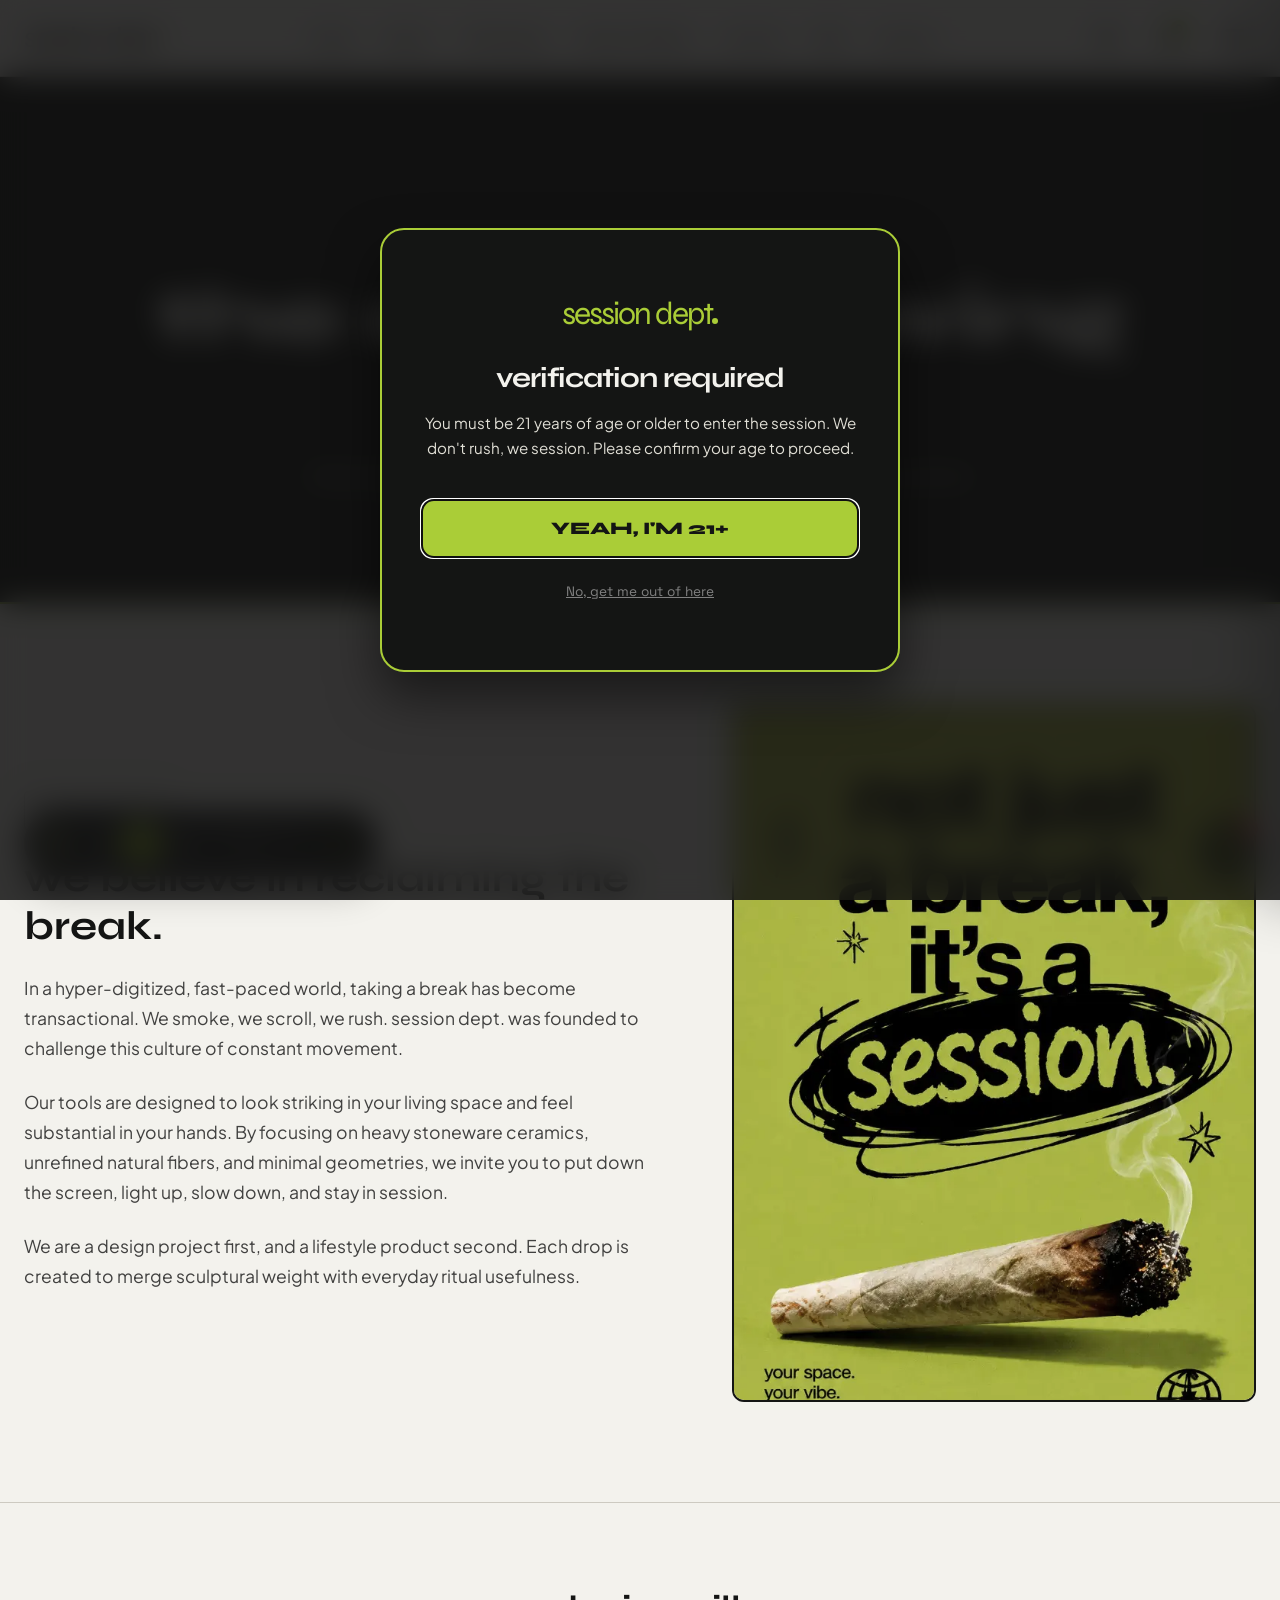
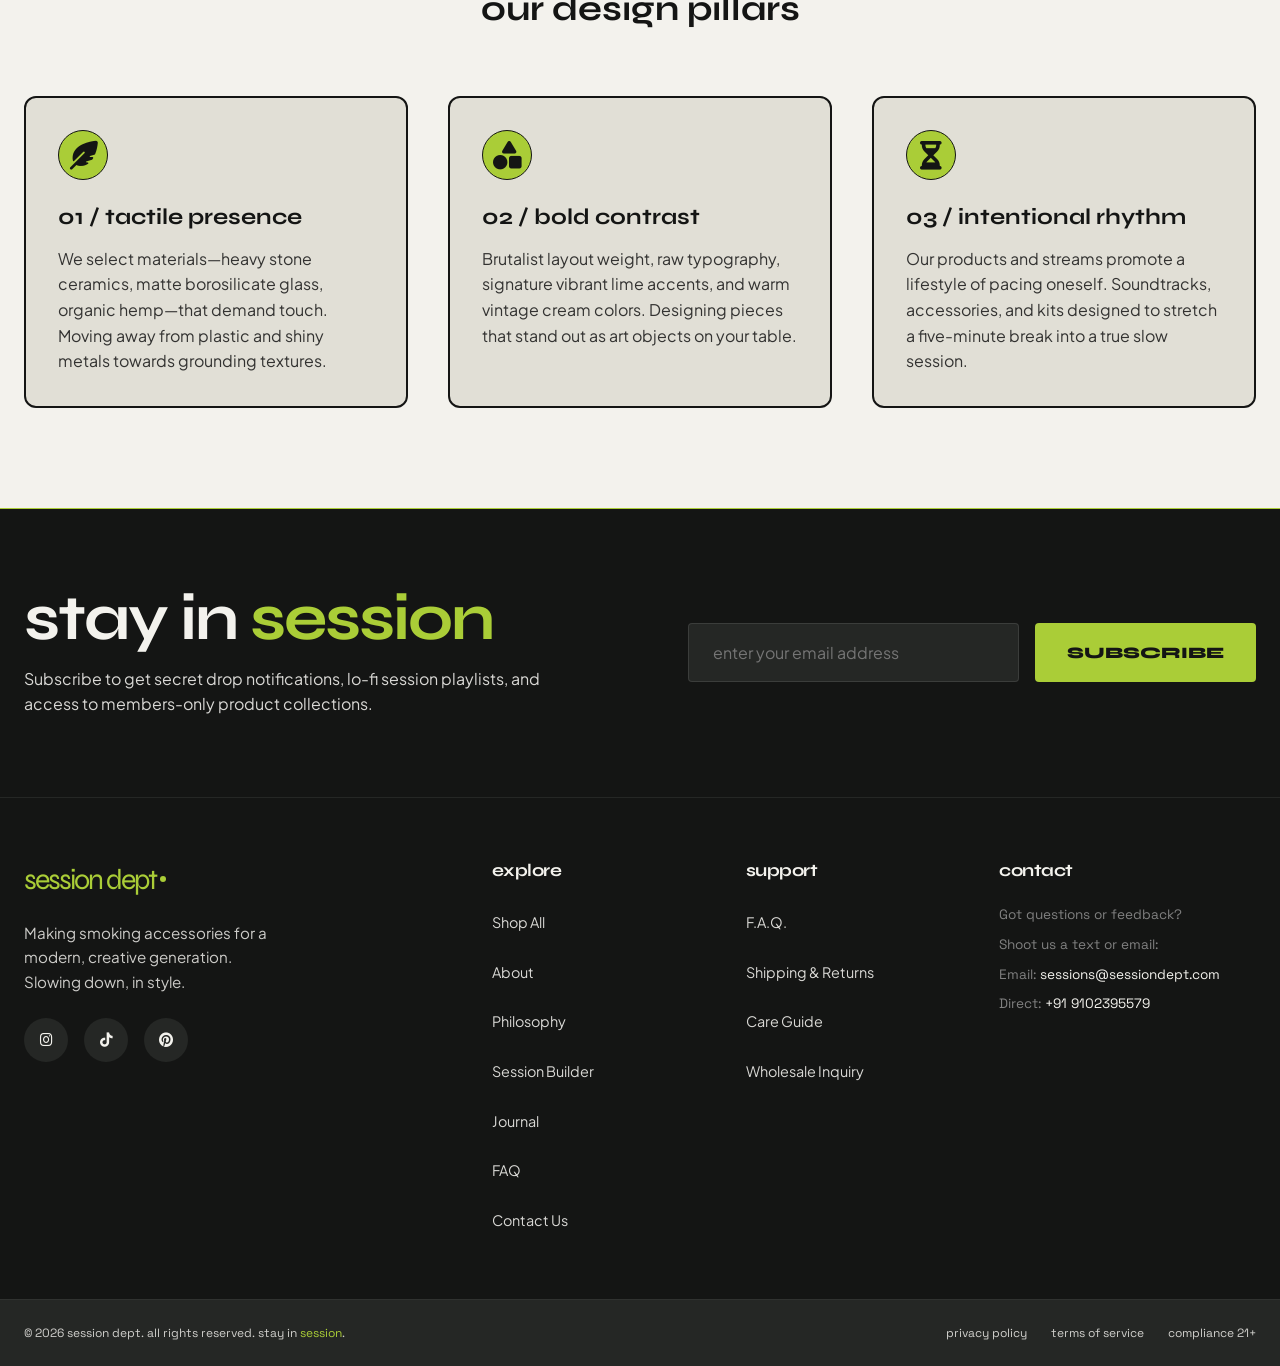
<file: philosophy.html>
<!DOCTYPE html>
<html lang="en">
<head>
    <meta charset="UTF-8">
    <meta name="viewport" content="width=device-width, initial-scale=1.0">
    <title>Philosophy & Manifesto | session dept.</title>
    
    <!-- SEO Meta Tags -->
    <meta name="description" content="Read our design manifesto. session dept. believes in the art of slowing down, tactile raw materials, and premium smoking accessories designed for Gen Z.">
    <meta name="keywords" content="session dept, philosophy, design manifesto, tactile accessories, slow living, intentional rituals">
    <meta name="author" content="session dept.">
    
    <!-- Canonical Tag -->
    <link rel="canonical" href="https://sessiondept.com/philosophy.html">
    
    <!-- Google Search Console Verification Placeholder -->
    <meta name="google-site-verification" content="YOUR_GSC_VERIFICATION_TOKEN_HERE">
    
    <!-- Open Graph Metadata -->
    <meta property="og:title" content="Philosophy & Manifesto | session dept.">
    <meta property="og:description" content="We believe in the art of slowing down. Read about session dept.'s design manifesto and sensory accessories.">
    <meta property="og:type" content="website">
    <meta property="og:url" content="https://sessiondept.com/philosophy.html">
    <meta property="og:image" content="https://sessiondept.com/assets/images/lime_green_poster.webp">
    <meta property="og:site_name" content="session dept.">
    
    <!-- Twitter Card Metadata -->
    <meta name="twitter:card" content="summary_large_image">
    <meta name="twitter:title" content="Philosophy & Manifesto | session dept.">
    <meta name="twitter:description" content="We believe in the art of slowing down. Read about session dept.'s design manifesto and sensory accessories.">
    <meta name="twitter:image" content="https://sessiondept.com/assets/images/lime_green_poster.webp">
    
    <!-- Google Analytics Placeholder. Insert GA4 tracking ID (e.g., G-XXXXXXXXXX) here. -->
    <!-- 
    <script async src="https://www.googletagmanager.com/gtag/js?id=G-XXXXXXXXXX"></script>
    <script>
      window.dataLayer = window.dataLayer || [];
      function gtag(){dataLayer.push(arguments);}
      gtag('js', new Date());
      gtag('config', 'G-XXXXXXXXXX');
    </script>
    -->
    
    <!-- Google Fonts Preconnect -->
    <link rel="preconnect" href="https://fonts.googleapis.com">
    <link rel="preconnect" href="https://fonts.gstatic.com" crossorigin>
    <!-- Stylesheet -->
    <link rel="stylesheet" href="styles.css?v=20260609v3">
    
    <!-- FontAwesome for Icons -->
    <link rel="preload" href="https://cdnjs.cloudflare.com/ajax/libs/font-awesome/6.4.0/css/all.min.css" as="style" onload="this.onload=null;this.rel='stylesheet'">
    <noscript><link rel="stylesheet" href="https://cdnjs.cloudflare.com/ajax/libs/font-awesome/6.4.0/css/all.min.css"></noscript>
    
    <!-- JSON-LD Structured Data: Breadcrumb -->
    <script type="application/ld+json">
    {
      "@context": "https://schema.org",
      "@type": "BreadcrumbList",
      "itemListElement": [{
        "@type": "ListItem",
        "position": 1,
        "name": "Home",
        "item": "https://sessiondept.com/index.html"
      },{
        "@type": "ListItem",
        "position": 2,
        "name": "Philosophy",
        "item": "https://sessiondept.com/philosophy.html"
      }]
    }
    </script>
</head>
<body>

    <!-- Custom Cursor -->
    <div class="custom-cursor" id="custom-cursor"></div>
    <div class="custom-cursor-ring" id="custom-cursor-ring"></div>

    <!-- ==========================================================================
         Compliance Age Gate Modal
         ========================================================================== -->
    <dialog id="age-gate-dialog" class="age-gate-dialog" aria-label="Age Verification Gate">
        <div class="age-gate-container">
            <div class="age-gate-card" id="age-gate-card">
                <div class="age-gate-logo">session dept<span class="logo-dot"></span></div>
                <h1 class="age-gate-title">verification required</h1>
                <p class="age-gate-text">You must be 21 years of age or older to enter the session. We don't rush, we session. Please confirm your age to proceed.</p>
                <div class="age-gate-buttons">
                    <button id="btn-confirm-age" class="btn-confirm-age" type="button" aria-label="Confirm age 21 or older">YEAH, I'M 21+</button>
                    <button id="btn-reject-age" class="btn-reject-age" type="button" aria-label="Reject age and exit site">No, get me out of here</button>
                </div>
            </div>
        </div>
    </dialog>

    <!-- ==========================================================================
         Main Navigation Header
         ========================================================================== -->
    <header class="main-header" id="main-header">
        <div class="header-container">
            <a href="index.html" class="logo-link" id="logo-link" aria-label="session dept. homepage">
                <div class="logo-text">session dept<span class="logo-dot"></span></div>
            </a>
            
            <nav class="main-nav" id="main-nav" aria-label="Main Navigation">
                <ul class="nav-list">
                    <li><a href="index.html#shop" class="nav-link">Shop</a></li>
                    <li><a href="about.html" class="nav-link">About</a></li>
                    <li><a href="philosophy.html" class="nav-link active">Philosophy</a></li>
                    <li><a href="index.html#builder" class="nav-link">Session Builder</a></li>
                    <li><a href="journal.html" class="nav-link">Journal</a></li>
                    <li><a href="faq.html" class="nav-link">FAQ</a></li>
                    <li><a href="contact.html" class="nav-link">Contact</a></li>
                </ul>
            </nav>
            
            <div class="header-actions">
                <button class="header-btn" id="playlist-toggle-btn" title="Toggle Lo-fi Ambient Music" aria-label="Toggle ambient background music">
                    <i class="fa-solid fa-compact-disc"></i>
                </button>
                <button class="header-btn" id="cart-toggle-btn" title="Open Shopping Cart" aria-label="View shopping cart">
                    <i class="fa-solid fa-shopping-bag"></i>
                    <span class="cart-count" id="cart-count">0</span>
                </button>
                <button class="header-btn mobile-nav-toggle" id="mobile-nav-toggle" aria-label="Toggle Navigation Menu" aria-expanded="false" aria-controls="main-nav">
                    <i class="fa-solid fa-bars"></i>
                </button>
            </div>
        </div>
    </header>

    <main>
        <!-- ==========================================================================
             Subpage Hero Banner
             ========================================================================== -->
        <section class="subpage-hero">
            <div class="subpage-hero-container">
                <span class="subpage-tag">philosophy</span>
                <h1 class="subpage-title">the art of slowing down.</h1>
                <p class="subpage-subtitle">We build tools that demand tactile attention, shifting the focus from transactional consumption to intentional pauses.</p>
            </div>
        </section>

        <!-- ==========================================================================
             Manifesto Content Section
             ========================================================================== -->
        <section class="about-intro-section reveal-on-scroll">
            <div class="about-intro-grid">
                <div class="about-intro-content">
                    <span class="about-manifesto-badge">our manifesto</span>
                    <h3>we believe in reclaiming the break.</h3>
                    <p>In a hyper-digitized, fast-paced world, taking a break has become transactional. We smoke, we scroll, we rush. session dept. was founded to challenge this culture of constant movement.</p>
                    <p>Our tools are designed to look striking in your living space and feel substantial in your hands. By focusing on heavy stoneware ceramics, unrefined natural fibers, and minimal geometries, we invite you to put down the screen, light up, slow down, and stay in session.</p>
                    <p>We are a design project first, and a lifestyle product second. Each drop is created to merge sculptural weight with everyday ritual usefulness.</p>
                </div>
                <div class="about-intro-media">
                    <picture>
                    <source srcset="assets/images/lime_green_poster-mobile.webp" media="(max-width: 767px)" type="image/webp">
                    <img src="assets/images/lime_green_poster.webp" alt="session dept. not just a break it is a session typography poster" width="307" height="512" loading="lazy">
                </picture>
                </div>
            </div>
        </section>

        <!-- ==========================================================================
             Design Pillars
             ========================================================================== -->
        <section class="about-intro-section reveal-on-scroll" style="border-top: 1px solid var(--color-cream-border); padding-top: 80px;">
            <h2 style="font-family: var(--font-display); font-size: 2.2rem; text-align: center; margin-bottom: 60px; text-transform: lowercase;">our design pillars</h2>
            <div class="journal-grid">
                <!-- Pillar 1 -->
                <div class="contact-card-box">
                    <div class="contact-card-icon" aria-hidden="true"><i class="fa-solid fa-feather-pointed"></i></div>
                    <h3 class="contact-card-title">01 / tactile presence</h3>
                    <p class="contact-card-text">We select materials—heavy stone ceramics, matte borosilicate glass, organic hemp—that demand touch. Moving away from plastic and shiny metals towards grounding textures.</p>
                </div>
                <!-- Pillar 2 -->
                <div class="contact-card-box">
                    <div class="contact-card-icon" aria-hidden="true"><i class="fa-solid fa-shapes"></i></div>
                    <h3 class="contact-card-title">02 / bold contrast</h3>
                    <p class="contact-card-text">Brutalist layout weight, raw typography, signature vibrant lime accents, and warm vintage cream colors. Designing pieces that stand out as art objects on your table.</p>
                </div>
                <!-- Pillar 3 -->
                <div class="contact-card-box">
                    <div class="contact-card-icon" aria-hidden="true"><i class="fa-solid fa-hourglass-half"></i></div>
                    <h3 class="contact-card-title">03 / intentional rhythm</h3>
                    <p class="contact-card-text">Our products and streams promote a lifestyle of pacing oneself. Soundtracks, accessories, and kits designed to stretch a five-minute break into a true slow session.</p>
                </div>
            </div>
        </section>
    </main>

    <!-- ==========================================================================
         Lo-Fi Sound Player Floating Widget
         ========================================================================== -->
    <audio id="ambient-audio" loop src="https://www.soundhelix.com/examples/mp3/SoundHelix-Song-8.mp3" preload="none"></audio>
<div class="desktop-only">
<div class="floating-audio-player" id="floating-audio-player">
        <div class="player-vinyl-wrapper">
            <div class="vinyl-disc" id="vinyl-disc" aria-hidden="true"></div>
            <div class="vinyl-center" aria-hidden="true"></div>
        </div>
        <div class="player-controls">
            <!-- Mobile Prev Button -->
            <button class="player-nav-btn mobile-only-btn" id="player-prev-btn" aria-label="Previous Track">
                <i class="fa-solid fa-backward-step"></i>
            </button>
            
            <button class="player-toggle-btn" id="player-toggle-btn" title="Play Ambient Music" aria-label="Play Lo-fi music stream">
                <i class="fa-solid fa-play" id="player-btn-icon"></i>
            </button>
            
            <!-- Mobile Next Button -->
            <button class="player-nav-btn mobile-only-btn" id="player-next-btn" aria-label="Next Track">
                <i class="fa-solid fa-forward-step"></i>
            </button>

            <div class="player-track-info">
                <span class="player-track-title" id="player-track-title">lo-fi sessions vol. 1</span>
                <span class="player-track-desc" id="player-track-desc">lo-fi chill beats</span>
                <!-- Mobile Timeline Seekbar -->
                <div class="player-timeline-mobile">
                    <div class="player-progress-bar-mobile" id="player-progress-bar-mobile"></div>
                </div>
            </div>
            <div class="player-visualizer" id="player-visualizer" aria-hidden="true">
                <div class="visualizer-bar"></div>
                <div class="visualizer-bar"></div>
                <div class="visualizer-bar"></div>
                <div class="visualizer-bar"></div>
            </div>
        </div>
        
        <!-- Audio Stream Element -->
        
    </div>
</div>

    <!-- Mobile Audio Player -->
    <div class="floating-audio-player-mobile mobile-only" id="mobile-audio-player">
        <div class="mobile-player-controls">
            <button class="player-nav-btn-mobile" id="player-prev-btn-mobile" aria-label="Previous Track">
                <i class="fa-solid fa-backward-step"></i>
            </button>
            <button class="player-toggle-btn-mobile" id="player-toggle-btn-mobile" title="Play Ambient Music" aria-label="Play Lo-fi music stream">
                <i class="fa-solid fa-play" id="player-btn-icon-mobile"></i>
            </button>
            <button class="player-nav-btn-mobile" id="player-next-btn-mobile" aria-label="Next Track">
                <i class="fa-solid fa-forward-step"></i>
            </button>
            <div class="player-track-info-mobile">
                <span class="player-track-title-mobile" id="player-track-title-mobile">lo-fi sessions vol. 1</span>
                <div class="player-timeline-mobile" id="player-timeline-mobile">
                    <div class="player-progress-bar-mobile" id="player-progress-bar-mobile"></div>
                </div>
            </div>
        </div>
    </div>


    <!-- ==========================================================================
         Slide-out E-Commerce Cart Drawer
         ========================================================================== -->
    <div class="cart-drawer-overlay" id="cart-drawer-overlay"></div>
    <div class="cart-drawer" id="cart-drawer" role="dialog" aria-label="Shopping Cart">
        <div class="cart-header">
            <h3 class="cart-title">your session cart</h3>
            <button class="btn-close-cart" id="btn-close-cart" title="Close Cart" aria-label="Close Shopping Cart">
                <i class="fa-solid fa-xmark"></i>
            </button>
        </div>
        
        <div class="cart-items-list" id="cart-items-list">
            <p class="cart-empty-message">Your cart is currently empty. Get ready for the session.</p>
        </div>
        
        <div class="cart-footer">
            <div class="cart-summary-row">
                <span>Shipping</span>
                <span>FREE</span>
            </div>
            <div class="cart-summary-row total">
                <span>Total</span>
                <span id="cart-total-price">₹0.00</span>
            </div>
            <button class="btn-checkout" id="btn-checkout" aria-label="Proceed to checkout session">PROCEED TO CHECKOUT</button>
        </div>
    </div>

    <!-- ==========================================================================
         Checkout Completion Dialog (Modal)
         ========================================================================== -->
    <dialog id="checkout-dialog" class="checkout-dialog" aria-label="Checkout confirmation">
        <span class="checkout-dialog-icon"><i class="fa-solid fa-circle-check" style="color: var(--color-lime);"></i></span>
        <h2 class="checkout-dialog-title">order confirmed</h2>
        <p class="checkout-dialog-text">Nice! Your session materials are locked in. A confirmation email and tracking link have been sent to your device. Stay in session.</p>
        <button class="btn-close-checkout" id="btn-close-checkout" aria-label="Close confirmation dialog">SWEET</button>
    </dialog>

    <!-- ==========================================================================
         Footer & Newsletter Registration Section
         ========================================================================== -->
    <div class="desktop-only">
<footer class="footer-section">
        <!-- Newsletter Box -->
        <div class="newsletter-block" id="newsletter">
            <div class="newsletter-content">
                <h2 class="newsletter-title">stay in <span>session</span></h2>
                <p class="newsletter-desc">Subscribe to get secret drop notifications, lo-fi session playlists, and access to members-only product collections.</p>
            </div>
            <div>
                <form class="newsletter-form" id="newsletter-form" aria-label="Newsletter Subscription Form">
                    <div class="newsletter-input-wrapper">
                        <input type="email" class="newsletter-input" placeholder="enter your email address" required aria-label="Email Address for newsletter">
                    </div>
                    <button class="btn-subscribe" type="submit" aria-label="Subscribe to newsletter">SUBSCRIBE</button>
                </form>
                <div class="newsletter-feedback" id="newsletter-feedback" aria-live="polite"></div>
            </div>
        </div>

        <!-- Secondary links -->
        <div class="footer-nav-block">
            <div class="footer-brand-info">
                <a href="index.html" class="footer-logo" aria-label="session dept. logo">session dept<span class="logo-dot"></span></a>
                <p class="footer-tagline">Making smoking accessories for a modern, creative generation. Slowing down, in style.</p>
                <div class="footer-socials">
                    <a href="https://instagram.com" target="_blank" rel="noopener noreferrer" class="social-btn" title="Instagram" aria-label="Instagram Page"><i class="fa-brands fa-instagram"></i></a>
                    <a href="https://tiktok.com" target="_blank" rel="noopener noreferrer" class="social-btn" title="TikTok" aria-label="TikTok Page"><i class="fa-brands fa-tiktok"></i></a>
                    <a href="https://pinterest.com" target="_blank" rel="noopener noreferrer" class="social-btn" title="Pinterest" aria-label="Pinterest Page"><i class="fa-brands fa-pinterest"></i></a>
                </div>
            </div>
            
            <div>
                <h3 class="footer-col-title">explore</h3>
                <ul class="footer-links-list">
                    <li><a href="index.html#shop" class="footer-link">Shop All</a></li>
                    <li><a href="about.html" class="footer-link">About</a></li>
                    <li><a href="philosophy.html" class="footer-link">Philosophy</a></li>
                    <li><a href="index.html#builder" class="footer-link">Session Builder</a></li>
                    <li><a href="journal.html" class="footer-link">Journal</a></li>
                    <li><a href="faq.html" class="footer-link">FAQ</a></li>
                    <li><a href="contact.html" class="footer-link">Contact Us</a></li>
                </ul>
            </div>

            <div>
                <h3 class="footer-col-title">support</h3>
                <ul class="footer-links-list">
                    <li><a href="faq.html" class="footer-link">F.A.Q.</a></li>
                    <li><a href="faq.html#shipping-faq" class="footer-link">Shipping & Returns</a></li>
                    <li><a href="faq.html#care-faq" class="footer-link">Care Guide</a></li>
                    <li><a href="contact.html" class="footer-link">Wholesale Inquiry</a></li>
                </ul>
            </div>

            <div>
                <h3 class="footer-col-title">contact</h3>
                <div class="footer-contact-info">
                    <p>Got questions or feedback?</p>
                    <p>Shoot us a text or email:</p>
                    <p>Email: <span>sessions@sessiondept.com</span></p>
                    <p>Direct: <span>+91 9102395579</span></p>
                </div>
            </div>
        </div>

        <!-- Copyright / Legal credits -->
        <div class="footer-credits">
            <div class="credits-container">
                <div class="credits-text">&copy; 2026 session dept. all rights reserved. stay in <span>session</span>.</div>
                <div class="credits-links">
                    <a href="#" class="credits-link">privacy policy</a>
                    <a href="#" class="credits-link">terms of service</a>
                    <a href="#" class="credits-link">compliance 21+</a>
                </div>
            </div>
        </div>
    </footer>
</div>

    <!-- Mobile Footer Section -->
    <footer class="footer-section-mobile mobile-only" id="mobile-footer">
        <div class="newsletter-block">
            <div class="newsletter-content">
                <h2 class="newsletter-title">stay in <span>session</span></h2>
                <p class="newsletter-desc">Subscribe to get secret drop notifications, lo-fi session playlists, and access to members-only product collections.</p>
            </div>
            <div>
                <form class="newsletter-form" id="newsletter-form-mobile" aria-label="Newsletter Subscription Form Mobile">
                    <div class="newsletter-input-wrapper">
                        <input type="email" class="newsletter-input" placeholder="enter your email address" required aria-label="Email Address for newsletter">
                    </div>
                    <button class="btn-subscribe" type="submit" aria-label="Subscribe to newsletter">SUBSCRIBE</button>
                </form>
                <div class="newsletter-feedback" id="newsletter-feedback-mobile" aria-live="polite"></div>
            </div>
        </div>
        <div class="footer-nav-block-mobile">
            <a href="index.html" class="footer-logo-mobile">session dept<span class="logo-dot"></span></a>
            <ul class="footer-links-list-mobile">
                <li><a href="index.html#shop" class="footer-link-mobile">Shop All</a></li>
                <li><a href="about.html" class="footer-link-mobile">About</a></li>
                <li><a href="philosophy.html" class="footer-link-mobile">Philosophy</a></li>
                <li><a href="index.html#builder" class="footer-link-mobile">Session Builder</a></li>
                <li><a href="journal.html" class="footer-link-mobile">Journal</a></li>
                <li><a href="faq.html" class="footer-link-mobile">FAQ</a></li>
                <li><a href="contact.html" class="footer-link-mobile">Contact Us</a></li>
            </ul>
            <div class="footer-socials-mobile">
                <a href="https://instagram.com" target="_blank" rel="noopener noreferrer" class="social-btn-mobile" title="Instagram"><i class="fa-brands fa-instagram"></i></a>
                <a href="https://tiktok.com" target="_blank" rel="noopener noreferrer" class="social-btn-mobile" title="TikTok"><i class="fa-brands fa-tiktok"></i></a>
                <a href="https://pinterest.com" target="_blank" rel="noopener noreferrer" class="social-btn-mobile" title="Pinterest"><i class="fa-brands fa-pinterest"></i></a>
            </div>
            <div class="footer-credits-mobile">
                <div class="credits-text-mobile">&copy; 2026 session dept. all rights reserved. stay in <span>session</span>.</div>
            </div>
        </div>
    </footer>


    <!-- ==========================================================================
         Sleek Live Chat Widget (Tawk.to inspired auto-bot)
         ========================================================================== -->
    <div class="chat-widget" id="chat-widget">
        <!-- Chat Bubble Button -->
        <button class="chat-bubble" id="chat-bubble" title="Open Session Support Chat" aria-label="Open support live chat">
            <i class="fa-solid fa-comments"></i>
            <span class="chat-badge" id="chat-badge" aria-hidden="true">1</span>
        </button>
        
        <!-- Chat Window Box -->
        <div class="chat-window" id="chat-window" role="dialog" aria-label="Support Live Chat">
            <!-- Header -->
            <div class="chat-header-bar">
                <div class="chat-agent-info">
                    <div class="chat-agent-avatar">SD</div>
                    <div class="chat-agent-status">
                        <span class="chat-agent-name">Session Support</span>
                        <span class="chat-status-text"><span class="chat-status-dot"></span>Online</span>
                    </div>
                </div>
                <button class="chat-minimize-btn" id="chat-minimize-btn" title="Minimize Chat" aria-label="Minimize Support Chat">
                    <i class="fa-solid fa-minus"></i>
                </button>
            </div>
            
            <!-- Messages List -->
            <div class="chat-messages-area" id="chat-messages-area" aria-live="polite">
                <!-- Welcome greeting loaded dynamically -->
            </div>
            
            <!-- Input Bar -->
            <form class="chat-input-bar" id="chat-input-form" aria-label="Live Chat Input">
                <input type="text" id="chat-user-input" class="chat-input-field" placeholder="ask about shipping, papers, bong..." required autocomplete="off" aria-label="Message text field">
                <button type="submit" class="chat-send-btn" title="Send Message" aria-label="Send live chat message">
                    <i class="fa-solid fa-paper-plane"></i>
                </button>
            </form>
        </div>
    </div>

    <!-- Script Logic -->
    <script src="app.js?v=20260609v3" defer></script>
    <!-- Mobile Bottom Navigation Bar -->
    <div class="mobile-bottom-nav">
        <a href="index.html" class="mobile-nav-item">
            <i class="fa-solid fa-house"></i>
            <span>Home</span>
        </a>
        <a href="index.html#shop" class="mobile-nav-item">
            <i class="fa-solid fa-store"></i>
            <span>Shop</span>
        </a>
        <a href="journal.html" class="mobile-nav-item">
            <i class="fa-solid fa-book-open"></i>
            <span>Journal</span>
        </a>
        <a href="about.html" class="mobile-nav-item">
            <i class="fa-solid fa-user"></i>
            <span>Account</span>
        </a>
    </div>
</body>
</html>
</file>
<file: styles.css>
/* ==========================================================================
   session dept. - Premium Styling
   Target Audience: Gen Z
   Aesthetic: Bold, High-Contrast, Minimalist Editorial, Brutalist Accents
   ========================================================================== */

/* Import Google Fonts */
@import url('https://fonts.googleapis.com/css2?family=Plus+Jakarta+Sans:wght@300;400;500;600;700&family=Space+Grotesk:wght@400;500;700&family=Syne:wght@700;800&display=swap');

/* Reset and Custom Box Model */
*, *::before, *::after {
    box-sizing: border-box;
    margin: 0;
    padding: 0;
}

:root {
    /* Color Tokens (HSL) */
    --color-lime: hsl(74, 60%, 51%);         /* Signature GenZ Lime (#A0C93A) */
    --color-lime-bright: hsl(74, 80%, 60%);  /* Bright Hover Lime */
    --color-lime-dark: hsl(74, 70%, 15%);    /* Deep Olive Black */
    --color-cream: hsl(48, 20%, 94%);        /* Vintage warm cream (#F5F4F0) */
    --color-cream-darker: hsl(48, 15%, 86%);  /* Card backings */
    --color-cream-border: hsl(48, 10%, 78%);  /* Clean Dividers */
    --color-charcoal: hsl(120, 4%, 8%);      /* Text / Dark Mode panels (#141414) */
    --color-charcoal-light: hsl(120, 3%, 15%);/* Subtle dark tones */
    --color-white: hsl(0, 0%, 100%);
    --color-grey: hsl(0, 0%, 50%);

    /* Font Tokens */
    --font-display: 'Syne', sans-serif;
    --font-sans: 'Plus Jakarta Sans', sans-serif;
    --font-mono: 'Space Grotesk', sans-serif;

    /* Spacing & Sizes */
    --container-max-width: 1320px;
    --border-radius-sm: 4px;
    --border-radius-md: 12px;
    --border-radius-lg: 24px;
    
    /* Animation Speeds */
    --transition-fast: 0.2s cubic-bezier(0.16, 1, 0.3, 1);
    --transition-medium: 0.4s cubic-bezier(0.16, 1, 0.3, 1);
    --transition-slow: 0.8s cubic-bezier(0.16, 1, 0.3, 1);
}

/* Custom Scrollbar */
::-webkit-scrollbar {
    width: 8px;
}
::-webkit-scrollbar-track {
    background: var(--color-charcoal);
}
::-webkit-scrollbar-thumb {
    background: var(--color-lime);
    border-radius: var(--border-radius-sm);
}
::-webkit-scrollbar-thumb:hover {
    background: var(--color-lime-bright);
}

/* Base Body Styles */
body {
    font-family: var(--font-sans);
    background-color: var(--color-cream);
    color: var(--color-charcoal);
    overflow-x: hidden;
    line-height: 1.5;
    -webkit-font-smoothing: antialiased;
}

/* Hide default cursor on desktop devices with pointer support, except when age-gate is active */
@media (pointer: fine) {
    body:not(.age-gate-active), 
    body:not(.age-gate-active) a, 
    body:not(.age-gate-active) button, 
    body:not(.age-gate-active) input, 
    body:not(.age-gate-active) select, 
    body:not(.age-gate-active) textarea {
        cursor: none !important;
    }
}

/* Hide custom cursor when age gate is active */
body.age-gate-active .custom-cursor,
body.age-gate-active .custom-cursor-ring {
    display: none !important;
}

/* Global desktop-hide rules for mobile elements */
.mobile-only,
.mobile-bottom-nav {
    display: none !important;
}

/* Custom Cursor */
.custom-cursor {
    display: none;
}

@media (pointer: fine) {
    .custom-cursor {
        display: block;
        position: fixed;
        width: 8px;
        height: 8px;
        background-color: var(--color-charcoal);
        border-radius: 50%;
        pointer-events: none;
        z-index: 10000;
        transform: translate(-50%, -50%);
        transition: width 0.2s, height 0.2s, background-color 0.2s;
    }
    
    .custom-cursor-ring {
        display: block;
        position: fixed;
        width: 32px;
        height: 32px;
        border: 1px solid var(--color-charcoal);
        border-radius: 50%;
        pointer-events: none;
        z-index: 9999;
        transform: translate(-50%, -50%);
        transition: transform 0.08s ease-out, width 0.2s, height 0.2s, border-color 0.2s, background-color 0.2s;
    }
    
    /* Hover state for links / buttons */
    .custom-cursor.hovered {
        width: 12px;
        height: 12px;
        background-color: var(--color-lime);
    }
    
    .custom-cursor-ring.hovered {
        width: 48px;
        height: 48px;
        border-color: var(--color-lime);
        background-color: rgba(160, 201, 58, 0.1);
    }
}

/* ==========================================================================
   Compliance Age Gate (Modal Dialog)
   ========================================================================== */
.age-gate-dialog {
    border: none;
    background: transparent;
    width: 100vw;
    height: 100vh;
    max-width: 100%;
    max-height: 100%;
    position: fixed;
    top: 0;
    left: 0;
    z-index: 99999;
    outline: none;
}

.age-gate-dialog::backdrop {
    background: rgba(17, 17, 17, 0.85);
    backdrop-filter: blur(15px);
}

.age-gate-container {
    width: 100%;
    height: 100%;
    display: flex;
    align-items: center;
    justify-content: center;
    padding: 20px;
}

.age-gate-card {
    background-color: var(--color-charcoal);
    color: var(--color-cream);
    border: 2px solid var(--color-lime);
    border-radius: var(--border-radius-lg);
    padding: 60px 40px;
    max-width: 520px;
    width: 100%;
    text-align: center;
    box-shadow: 0 24px 50px rgba(0,0,0,0.5);
    transform: translateY(0);
    transition: transform var(--transition-medium);
}

.age-gate-card.shake {
    animation: shakeEffect 0.5s ease-in-out;
}

.age-gate-logo {
    font-family: var(--font-display);
    font-size: 2rem;
    color: var(--color-lime);
    letter-spacing: -2px;
    margin-bottom: 24px;
}

.age-gate-title {
    font-family: var(--font-display);
    font-size: 1.75rem;
    line-height: 1.2;
    margin-bottom: 16px;
    letter-spacing: -1px;
}

.age-gate-text {
    font-family: var(--font-sans);
    font-size: 0.95rem;
    color: var(--color-cream-darker);
    margin-bottom: 40px;
    line-height: 1.6;
}

.age-gate-buttons {
    display: flex;
    flex-direction: column;
    gap: 16px;
}

.btn-confirm-age {
    background-color: var(--color-lime);
    color: var(--color-charcoal);
    border: none;
    padding: 18px 32px;
    font-family: var(--font-display);
    font-size: 1.1rem;
    font-weight: 800;
    border-radius: var(--border-radius-md);
    cursor: pointer;
    transition: background-color var(--transition-fast), transform var(--transition-fast);
}

.btn-confirm-age:hover {
    background-color: var(--color-lime-bright);
    transform: translateY(-2px);
}

.btn-reject-age {
    background: transparent;
    color: var(--color-grey);
    border: none;
    font-family: var(--font-mono);
    font-size: 0.85rem;
    text-decoration: underline;
    cursor: pointer;
    padding: 10px;
    transition: color var(--transition-fast);
}

.btn-reject-age:hover {
    color: var(--color-cream);
}

/* Animations */
@keyframes shakeEffect {
    0%, 100% { transform: translateX(0); }
    20%, 60% { transform: translateX(-10px); }
    40%, 80% { transform: translateX(10px); }
}

/* ==========================================================================
   Header and Navigation Layout
   ========================================================================== */
.main-header {
    position: sticky;
    top: 0;
    left: 0;
    width: 100%;
    background-color: rgba(245, 244, 240, 0.85);
    backdrop-filter: blur(10px);
    border-bottom: 1px solid var(--color-cream-border);
    z-index: 100;
    transition: background-color var(--transition-medium);
}

body.dark-mode-sections .main-header {
    background-color: rgba(17, 17, 17, 0.85);
    border-bottom-color: var(--color-charcoal-light);
}

.header-container {
    max-width: var(--container-max-width);
    margin: 0 auto;
    padding: 16px 24px;
    display: flex;
    align-items: center;
    justify-content: space-between;
}

.logo-link {
    text-decoration: none;
}

.logo-text {
    font-family: var(--font-display);
    font-size: 1.8rem;
    color: var(--color-charcoal);
    letter-spacing: -2px;
    display: flex;
    align-items: center;
    gap: 4px;
    transition: color var(--transition-medium);
}

body.dark-mode-sections .logo-text {
    color: var(--color-lime);
}

.logo-dot {
    width: 6px;
    height: 6px;
    background-color: var(--color-lime);
    border-radius: 50%;
    display: inline-block;
}

.main-nav {
    display: none; /* Mobile first, shown on desktop */
}

.nav-list {
    list-style: none;
    display: flex;
    gap: 36px;
}

.nav-link {
    font-family: var(--font-mono);
    text-decoration: none;
    color: var(--color-charcoal);
    font-size: 0.9rem;
    font-weight: 500;
    position: relative;
    padding: 6px 0;
    transition: color var(--transition-medium);
}

body.dark-mode-sections .nav-link {
    color: var(--color-cream);
}

.nav-link::after {
    content: '';
    position: absolute;
    bottom: 0;
    left: 0;
    width: 100%;
    height: 2px;
    background-color: var(--color-lime);
    transform: scaleX(0);
    transform-origin: right;
    transition: transform var(--transition-medium);
}

.nav-link:hover {
    color: var(--color-lime);
}

body.dark-mode-sections .nav-link:hover {
    color: var(--color-lime-bright);
}

.nav-link:hover::after {
    transform: scaleX(1);
    transform-origin: left;
}

.header-actions {
    display: flex;
    align-items: center;
    gap: 20px;
}

.header-btn {
    background: transparent;
    border: none;
    position: relative;
    width: 44px;
    height: 44px;
    display: flex;
    align-items: center;
    justify-content: center;
    border-radius: 50%;
    color: var(--color-charcoal);
    transition: background-color var(--transition-fast), color var(--transition-medium);
}

body.dark-mode-sections .header-btn {
    color: var(--color-cream);
}

.header-btn:hover {
    background-color: var(--color-cream-darker);
    color: var(--color-lime-dark);
}

body.dark-mode-sections .header-btn:hover {
    background-color: var(--color-charcoal-light);
}

.cart-count {
    position: absolute;
    top: 4px;
    right: 4px;
    background-color: var(--color-lime);
    color: var(--color-charcoal);
    font-family: var(--font-mono);
    font-size: 0.75rem;
    font-weight: 700;
    width: 18px;
    height: 18px;
    border-radius: 50%;
    display: flex;
    align-items: center;
    justify-content: center;
}

/* ==========================================================================
   Hero Section Layout
   ========================================================================== */
.hero-section {
    max-width: var(--container-max-width);
    margin: 0 auto;
    padding: 60px 24px 80px 24px;
    display: grid;
    grid-template-columns: 1fr;
    gap: 48px;
    align-items: center;
}

@media (min-width: 992px) {
    .hero-section {
        grid-template-columns: 1.2fr 1fr;
        padding-top: 100px;
        padding-bottom: 120px;
    }
}

.hero-content {
    display: flex;
    flex-direction: column;
}

.hero-tag {
    font-family: var(--font-mono);
    font-size: 0.85rem;
    text-transform: uppercase;
    letter-spacing: 2px;
    color: var(--color-grey);
    margin-bottom: 16px;
    display: flex;
    align-items: center;
    gap: 8px;
}

.hero-tag::before {
    content: '★';
    color: var(--color-lime);
}

.hero-title {
    font-family: var(--font-display);
    font-size: clamp(3rem, 7vw, 5.5rem);
    line-height: 0.95;
    letter-spacing: -3px;
    margin-bottom: 30px;
    text-transform: lowercase;
}

.hero-title span {
    display: block;
}

.hero-title-highlight {
    color: var(--color-lime-dark);
    -webkit-text-stroke: 1px var(--color-charcoal);
    color: transparent;
}

.hero-description {
    font-size: 1.1rem;
    line-height: 1.6;
    color: var(--color-charcoal-light);
    margin-bottom: 40px;
    max-width: 500px;
}

.hero-cta-group {
    display: flex;
    gap: 20px;
    flex-wrap: wrap;
}

.btn-primary {
    background-color: var(--color-charcoal);
    color: var(--color-cream);
    padding: 16px 32px;
    font-family: var(--font-display);
    font-size: 1rem;
    font-weight: 700;
    text-decoration: none;
    border-radius: var(--border-radius-md);
    transition: background-color var(--transition-fast), transform var(--transition-fast);
    border: 2px solid var(--color-charcoal);
}

.btn-primary:hover {
    background-color: var(--color-lime);
    color: var(--color-charcoal);
    border-color: var(--color-lime);
    transform: translateY(-2px);
}

.btn-secondary {
    background-color: transparent;
    color: var(--color-charcoal);
    padding: 16px 32px;
    font-family: var(--font-mono);
    font-size: 0.9rem;
    font-weight: 600;
    text-decoration: none;
    border-radius: var(--border-radius-md);
    border: 2px solid var(--color-charcoal);
    transition: background-color var(--transition-fast), color var(--transition-fast), transform var(--transition-fast);
}

.btn-secondary:hover {
    background-color: var(--color-charcoal);
    color: var(--color-cream);
    transform: translateY(-2px);
}

/* Hero Collage Layout */
.hero-collage {
    display: grid;
    grid-template-columns: repeat(2, 1fr);
    gap: 20px;
    position: relative;
}

.collage-item {
    border-radius: var(--border-radius-md);
    overflow: hidden;
    aspect-ratio: 3/5;
    border: 1px solid var(--color-cream-border);
    background-color: var(--color-cream-darker);
    position: relative;
    box-shadow: 0 10px 30px rgba(0,0,0,0.05);
}

.collage-item img {
    width: 100%;
    height: 100%;
    object-fit: cover;
    transition: transform var(--transition-slow);
}

.collage-item:hover img {
    transform: scale(1.08);
}

.collage-item-1 {
    transform: translateY(-20px);
}

.collage-item-2 {
    transform: translateY(20px);
}

/* Floating overlay badge */
.collage-badge {
    position: absolute;
    top: 50%;
    left: 50%;
    transform: translate(-50%, -50%) rotate(-12deg);
    background-color: var(--color-lime);
    color: var(--color-charcoal);
    padding: 12px 20px;
    font-family: var(--font-display);
    font-size: 1.1rem;
    font-weight: 800;
    text-transform: uppercase;
    border-radius: var(--border-radius-sm);
    box-shadow: 0 8px 24px rgba(0,0,0,0.15);
    border: 1px solid var(--color-charcoal);
    z-index: 10;
}

/* ==========================================================================
   Infinite Marquee Banner Styling
   ========================================================================== */
.marquee-container {
    width: 100vw;
    background-color: var(--color-charcoal);
    color: var(--color-cream);
    overflow: hidden;
    padding: 24px 0;
    white-space: nowrap;
    border-top: 1px solid var(--color-lime);
    border-bottom: 1px solid var(--color-lime);
    display: flex;
}

.marquee-track {
    display: flex;
    animation: marqueeAnimation 25s linear infinite;
}

.marquee-content {
    font-family: var(--font-display);
    font-size: 2rem;
    text-transform: uppercase;
    letter-spacing: 1px;
    display: flex;
    align-items: center;
    gap: 40px;
    padding-right: 40px;
}

.marquee-star {
    color: var(--color-lime);
    font-size: 1.5rem;
}

@keyframes marqueeAnimation {
    0% { transform: translateX(0); }
    100% { transform: translateX(-50%); }
}

/* ==========================================================================
   Brand Philosophy Section (Dark Mode Segment)
   ========================================================================== */
.philosophy-section {
    background-color: var(--color-charcoal);
    color: var(--color-cream);
    padding: 100px 24px;
    position: relative;
    overflow: hidden;
}

.philosophy-container {
    max-width: var(--container-max-width);
    margin: 0 auto;
    display: grid;
    grid-template-columns: 1fr;
    gap: 60px;
    align-items: center;
}

@media (min-width: 992px) {
    .philosophy-container {
        grid-template-columns: 1fr 1.1fr;
    }
}

.philosophy-media {
    aspect-ratio: 3/5;
    border-radius: var(--border-radius-lg);
    overflow: hidden;
    border: 2px solid var(--color-lime);
    max-width: 480px;
    margin: 0 auto;
}

.philosophy-media img {
    width: 100%;
    height: 100%;
    object-fit: cover;
}

.philosophy-content {
    display: flex;
    flex-direction: column;
}

.philosophy-tag {
    font-family: var(--font-mono);
    font-size: 0.85rem;
    color: var(--color-lime);
    letter-spacing: 2px;
    margin-bottom: 24px;
}

.philosophy-title {
    font-family: var(--font-display);
    font-size: clamp(2.25rem, 5vw, 3.5rem);
    line-height: 1.05;
    letter-spacing: -2px;
    margin-bottom: 30px;
}

.philosophy-text {
    font-size: 1.05rem;
    line-height: 1.7;
    color: var(--color-cream-darker);
    margin-bottom: 40px;
}

.philosophy-grid {
    display: grid;
    grid-template-columns: 1fr 1fr;
    gap: 30px;
}

.philosophy-item-box {
    border-top: 1px solid var(--color-charcoal-light);
    padding-top: 20px;
}

.philosophy-item-num {
    font-family: var(--font-mono);
    font-size: 0.85rem;
    color: var(--color-lime);
    margin-bottom: 8px;
}

.philosophy-item-title {
    font-family: var(--font-display);
    font-size: 1.25rem;
    margin-bottom: 8px;
}

.philosophy-item-text {
    font-size: 0.9rem;
    color: var(--color-grey);
    line-height: 1.5;
}

/* ==========================================================================
   Shop / Catalog Section Layout
   ========================================================================== */
.shop-section {
    max-width: var(--container-max-width);
    margin: 0 auto;
    padding: 100px 24px;
}

.shop-header {
    display: flex;
    justify-content: space-between;
    align-items: flex-end;
    margin-bottom: 60px;
    flex-wrap: wrap;
    gap: 20px;
}

.shop-title-group {
    max-width: 500px;
}

.shop-tag {
    font-family: var(--font-mono);
    font-size: 0.85rem;
    color: var(--color-grey);
    letter-spacing: 2px;
    margin-bottom: 12px;
    text-transform: uppercase;
}

.shop-title {
    font-family: var(--font-display);
    font-size: clamp(2.5rem, 5vw, 4rem);
    line-height: 0.95;
    letter-spacing: -2px;
}

.shop-filter-bar {
    display: flex;
    gap: 12px;
}

.filter-btn {
    background-color: transparent;
    border: 1px solid var(--color-cream-border);
    color: var(--color-charcoal);
    padding: 10px 20px;
    font-family: var(--font-mono);
    font-size: 0.85rem;
    font-weight: 500;
    border-radius: var(--border-radius-sm);
    cursor: pointer;
    transition: all var(--transition-fast);
}

.filter-btn:hover, .filter-btn.active {
    background-color: var(--color-charcoal);
    color: var(--color-cream);
    border-color: var(--color-charcoal);
}

/* Product Grid */
.product-grid {
    display: grid;
    grid-template-columns: 1fr;
    gap: 30px;
}

@media (min-width: 576px) {
    .product-grid {
        grid-template-columns: repeat(2, 1fr);
    }
}

@media (min-width: 992px) {
    .product-grid {
        grid-template-columns: repeat(3, 1fr);
    }
}

.product-card {
    background-color: var(--color-white);
    border: 1px solid var(--color-cream-border);
    border-radius: var(--border-radius-md);
    overflow: hidden;
    display: flex;
    flex-direction: column;
    position: relative;
    box-shadow: 0 10px 20px rgba(0,0,0,0.02);
    transition: transform var(--transition-medium), box-shadow var(--transition-medium);
}

.product-card:hover {
    transform: translateY(-8px);
    box-shadow: 0 20px 40px rgba(0,0,0,0.06);
}

.product-image-wrapper {
    position: relative;
    aspect-ratio: 3/5;
    overflow: hidden;
    background-color: var(--color-cream-darker);
}

.product-image-wrapper img {
    width: 100%;
    height: 100%;
    object-fit: cover;
    transition: opacity var(--transition-medium), transform var(--transition-slow);
}

/* Double image hover flip functionality */
.product-img-hover {
    position: absolute;
    top: 0;
    left: 0;
    opacity: 0;
    z-index: 2;
}

.product-card:hover .product-img-primary.has-hover {
    opacity: 0;
}

.product-card:hover .product-img-hover {
    opacity: 1;
}

.product-card:hover .product-image-wrapper img {
    transform: scale(1.04);
}

.product-badge {
    position: absolute;
    top: 16px;
    left: 16px;
    background-color: var(--color-lime);
    color: var(--color-charcoal);
    padding: 6px 12px;
    font-family: var(--font-mono);
    font-size: 0.75rem;
    font-weight: 700;
    text-transform: uppercase;
    border-radius: var(--border-radius-sm);
    z-index: 10;
}

.product-info {
    padding: 24px;
    display: flex;
    flex-direction: column;
    flex-grow: 1;
}

.product-meta {
    display: flex;
    justify-content: space-between;
    align-items: center;
    font-family: var(--font-mono);
    font-size: 0.8rem;
    color: var(--color-grey);
    margin-bottom: 8px;
}

.product-title {
    font-family: var(--font-display);
    font-size: 1.4rem;
    color: var(--color-charcoal);
    margin-bottom: 8px;
    letter-spacing: -0.5px;
}

.product-price {
    font-family: var(--font-mono);
    font-size: 1.15rem;
    font-weight: 700;
    color: var(--color-charcoal);
    margin-bottom: 20px;
}

.btn-add-cart {
    background-color: var(--color-charcoal);
    color: var(--color-cream);
    border: none;
    padding: 14px 20px;
    font-family: var(--font-display);
    font-weight: 700;
    font-size: 0.95rem;
    border-radius: var(--border-radius-sm);
    cursor: pointer;
    display: flex;
    align-items: center;
    justify-content: center;
    gap: 8px;
    margin-top: auto;
    transition: background-color var(--transition-fast);
}

.btn-add-cart:hover {
    background-color: var(--color-lime);
    color: var(--color-charcoal);
}

/* ==========================================================================
   Interactive Session Builder Widget
   ========================================================================== */
.builder-section {
    background-color: var(--color-charcoal-light);
    color: var(--color-cream);
    padding: 100px 24px;
    border-top: 1px solid var(--color-charcoal-light);
    border-bottom: 1px solid var(--color-charcoal-light);
}

.builder-container {
    max-width: var(--container-max-width);
    margin: 0 auto;
}

.builder-header {
    text-align: center;
    max-width: 600px;
    margin: 0 auto 60px auto;
}

.builder-tag {
    font-family: var(--font-mono);
    font-size: 0.85rem;
    color: var(--color-lime);
    letter-spacing: 2px;
    margin-bottom: 12px;
    text-transform: uppercase;
}

.builder-title {
    font-family: var(--font-display);
    font-size: clamp(2.5rem, 5vw, 3.75rem);
    letter-spacing: -2px;
    line-height: 0.95;
    margin-bottom: 16px;
}

.builder-description {
    font-size: 1rem;
    color: var(--color-cream-darker);
    line-height: 1.6;
}

.builder-grid {
    display: grid;
    grid-template-columns: 1fr;
    gap: 48px;
    align-items: start;
}

@media (min-width: 992px) {
    .builder-grid {
        grid-template-columns: 1.2fr 1fr;
    }
}

.builder-steps {
    display: flex;
    flex-direction: column;
    gap: 32px;
}

.builder-step {
    background-color: var(--color-charcoal);
    border: 1px solid rgba(255, 255, 255, 0.1);
    border-radius: var(--border-radius-md);
    padding: 30px;
}

.builder-step-header {
    display: flex;
    align-items: center;
    gap: 16px;
    margin-bottom: 24px;
}

.builder-step-num {
    background-color: var(--color-lime);
    color: var(--color-charcoal);
    font-family: var(--font-mono);
    font-weight: 700;
    width: 28px;
    height: 28px;
    border-radius: 50%;
    display: flex;
    align-items: center;
    justify-content: center;
    font-size: 0.9rem;
}

.builder-step-title {
    font-family: var(--font-display);
    font-size: 1.3rem;
    letter-spacing: -0.5px;
}

.builder-options {
    display: grid;
    grid-template-columns: 1fr;
    gap: 16px;
}

@media (min-width: 576px) {
    .builder-options {
        grid-template-columns: repeat(3, 1fr);
    }
}

.option-card {
    background-color: var(--color-charcoal-light);
    border: 2px solid transparent;
    border-radius: var(--border-radius-sm);
    padding: 20px;
    cursor: pointer;
    text-align: center;
    transition: all var(--transition-fast);
}

.option-card:hover {
    border-color: rgba(255, 255, 255, 0.2);
}

.option-card.selected {
    border-color: var(--color-lime);
    background-color: rgba(160, 201, 58, 0.05);
}

.option-icon {
    font-size: 1.75rem;
    margin-bottom: 12px;
    display: block;
}

.option-name {
    font-family: var(--font-sans);
    font-weight: 600;
    font-size: 0.95rem;
    margin-bottom: 4px;
}

.option-price {
    font-family: var(--font-mono);
    font-size: 0.8rem;
    color: var(--color-grey);
}

/* Builder Preview Panel */
.builder-preview-panel {
    background-color: var(--color-lime);
    color: var(--color-charcoal);
    border-radius: var(--border-radius-lg);
    padding: 40px;
    position: sticky;
    top: 100px;
    box-shadow: 0 20px 40px rgba(0,0,0,0.15);
}

.preview-title {
    font-family: var(--font-display);
    font-size: 1.75rem;
    letter-spacing: -1px;
    margin-bottom: 24px;
    border-bottom: 2px solid var(--color-charcoal);
    padding-bottom: 12px;
}

.preview-receipt {
    display: flex;
    flex-direction: column;
    gap: 16px;
    margin-bottom: 30px;
}

.receipt-row {
    display: flex;
    justify-content: space-between;
    align-items: center;
    font-size: 0.95rem;
}

.receipt-row.total {
    border-top: 2px solid var(--color-charcoal);
    padding-top: 16px;
    font-family: var(--font-display);
    font-size: 1.5rem;
    font-weight: 800;
}

.receipt-label {
    font-weight: 500;
}

.receipt-value {
    font-family: var(--font-mono);
    font-weight: 700;
}

.btn-add-builder {
    background-color: var(--color-charcoal);
    color: var(--color-cream);
    border: none;
    width: 100%;
    padding: 18px;
    font-family: var(--font-display);
    font-size: 1.1rem;
    font-weight: 800;
    border-radius: var(--border-radius-md);
    cursor: pointer;
    transition: background-color var(--transition-fast), transform var(--transition-fast);
}

.btn-add-builder:hover {
    background-color: var(--color-black);
    transform: translateY(-2px);
}

.preview-note {
    font-family: var(--font-mono);
    font-size: 0.75rem;
    text-align: center;
    margin-top: 16px;
    color: var(--color-lime-dark);
}

/* ==========================================================================
   Ambient Lo-Fi Sound Player (Floating Capsule)
   ========================================================================== */
.floating-audio-player {
    position: fixed;
    bottom: 24px;
    left: 24px;
    background-color: var(--color-charcoal);
    color: var(--color-cream);
    border: 1px solid var(--color-charcoal-light);
    border-radius: 50px;
    padding: 10px 24px 10px 10px;
    display: flex;
    align-items: center;
    gap: 16px;
    box-shadow: 0 16px 36px rgba(0,0,0,0.2);
    z-index: 999;
    transition: transform var(--transition-medium), opacity var(--transition-medium);
}

.floating-audio-player.hidden {
    transform: translateY(100px);
    opacity: 0;
}

.player-vinyl-wrapper {
    width: 44px;
    height: 44px;
    border-radius: 50%;
    background-color: var(--color-charcoal-light);
    display: flex;
    align-items: center;
    justify-content: center;
    position: relative;
    overflow: hidden;
}

.vinyl-disc {
    width: 100%;
    height: 100%;
    border-radius: 50%;
    background: radial-gradient(circle, var(--color-charcoal) 30%, var(--color-lime) 31%, var(--color-charcoal) 45%, var(--color-charcoal-light) 70%, var(--color-lime) 95%);
    animation: spinVinyl 6s linear infinite;
    animation-play-state: paused;
}

.vinyl-disc.playing {
    animation-play-state: running;
}

.vinyl-center {
    position: absolute;
    width: 12px;
    height: 12px;
    background-color: var(--color-cream);
    border-radius: 50%;
    z-index: 2;
}

.player-controls {
    display: flex;
    align-items: center;
    gap: 12px;
}

.player-toggle-btn {
    background-color: var(--color-lime);
    color: var(--color-charcoal);
    border: none;
    width: 32px;
    height: 32px;
    border-radius: 50%;
    display: flex;
    align-items: center;
    justify-content: center;
    cursor: pointer;
    font-size: 0.95rem;
    transition: background-color var(--transition-fast);
}

.player-toggle-btn:hover {
    background-color: var(--color-lime-bright);
}

.player-track-info {
    display: flex;
    flex-direction: column;
}

.player-track-title {
    font-family: var(--font-mono);
    font-size: 0.75rem;
    font-weight: 700;
    letter-spacing: 0.5px;
    white-space: nowrap;
}

.player-track-desc {
    font-size: 0.65rem;
    color: var(--color-grey);
    white-space: nowrap;
}

/* Audio Visualizer Waves */
.player-visualizer {
    display: flex;
    align-items: flex-end;
    gap: 3px;
    height: 14px;
    width: 24px;
}

.visualizer-bar {
    width: 3px;
    height: 100%;
    background-color: var(--color-lime);
    border-radius: 1px;
    transform-origin: bottom;
    animation: bounceBar 1.2s ease-in-out infinite alternate;
    animation-play-state: paused;
}

.visualizer-bar.playing {
    animation-play-state: running;
}

.visualizer-bar:nth-child(1) { height: 40%; animation-delay: 0.1s; }
.visualizer-bar:nth-child(2) { height: 90%; animation-delay: 0.3s; }
.visualizer-bar:nth-child(3) { height: 60%; animation-delay: 0.2s; }
.visualizer-bar:nth-child(4) { height: 100%; animation-delay: 0.4s; }

@keyframes spinVinyl {
    100% { transform: rotate(360deg); }
}

@keyframes bounceBar {
    0% { transform: scaleY(0.2); }
    100% { transform: scaleY(1); }
}

/* ==========================================================================
   Slide-out Shopping Cart Drawer
   ========================================================================== */
.cart-drawer-overlay {
    position: fixed;
    top: 0;
    left: 0;
    width: 100vw;
    height: 100vh;
    background-color: rgba(17, 17, 17, 0.6);
    backdrop-filter: blur(5px);
    z-index: 1000;
    opacity: 0;
    pointer-events: none;
    transition: opacity var(--transition-medium);
}

.cart-drawer-overlay.open {
    opacity: 1;
    pointer-events: auto;
}

.cart-drawer {
    position: fixed;
    top: 0;
    right: 0;
    width: 100%;
    max-width: 460px;
    height: 100vh;
    background-color: var(--color-charcoal);
    color: var(--color-cream);
    z-index: 1001;
    transform: translateX(100%);
    box-shadow: -20px 0 50px rgba(0,0,0,0.3);
    display: flex;
    flex-direction: column;
    transition: transform var(--transition-medium);
}

.cart-drawer.open {
    transform: translateX(0);
}

.cart-header {
    padding: 30px;
    border-bottom: 1px solid var(--color-charcoal-light);
    display: flex;
    justify-content: space-between;
    align-items: center;
}

.cart-title {
    font-family: var(--font-display);
    font-size: 1.5rem;
    letter-spacing: -1px;
}

.btn-close-cart {
    background: transparent;
    border: none;
    color: var(--color-cream);
    cursor: pointer;
    font-size: 1.5rem;
    display: flex;
    align-items: center;
    justify-content: center;
    width: 32px;
    height: 32px;
    border-radius: 50%;
    transition: background-color var(--transition-fast);
}

.btn-close-cart:hover {
    background-color: var(--color-charcoal-light);
}

/* Cart Items Container */
.cart-items-list {
    flex-grow: 1;
    overflow-y: auto;
    padding: 30px;
    display: flex;
    flex-direction: column;
    gap: 24px;
}

.cart-empty-message {
    text-align: center;
    margin-top: 40px;
    color: var(--color-grey);
    font-family: var(--font-mono);
    font-size: 0.9rem;
}

.cart-item {
    display: flex;
    gap: 16px;
    border-bottom: 1px solid var(--color-charcoal-light);
    padding-bottom: 24px;
}

.cart-item:last-child {
    border-bottom: none;
    padding-bottom: 0;
}

.cart-item-image {
    width: 80px;
    height: 100px;
    border-radius: var(--border-radius-sm);
    overflow: hidden;
    background-color: var(--color-charcoal-light);
}

.cart-item-image img {
    width: 100%;
    height: 100%;
    object-fit: cover;
}

.cart-item-details {
    flex-grow: 1;
    display: flex;
    flex-direction: column;
}

.cart-item-title {
    font-family: var(--font-display);
    font-size: 1.1rem;
    margin-bottom: 4px;
    letter-spacing: -0.5px;
}

.cart-item-meta {
    font-family: var(--font-mono);
    font-size: 0.75rem;
    color: var(--color-grey);
    margin-bottom: 12px;
}

.cart-item-controls {
    display: flex;
    justify-content: space-between;
    align-items: center;
    margin-top: auto;
}

.quantity-controller {
    display: flex;
    border: 1px solid var(--color-charcoal-light);
    border-radius: var(--border-radius-sm);
    overflow: hidden;
}

.qty-btn {
    background-color: transparent;
    border: none;
    color: var(--color-cream);
    width: 28px;
    height: 28px;
    cursor: pointer;
    font-size: 0.9rem;
    display: flex;
    align-items: center;
    justify-content: center;
    transition: background-color var(--transition-fast);
}

.qty-btn:hover {
    background-color: var(--color-charcoal-light);
}

.qty-val {
    font-family: var(--font-mono);
    font-size: 0.85rem;
    width: 32px;
    display: flex;
    align-items: center;
    justify-content: center;
    border-left: 1px solid var(--color-charcoal-light);
    border-right: 1px solid var(--color-charcoal-light);
}

.cart-item-price {
    font-family: var(--font-mono);
    font-weight: 700;
}

.btn-remove-item {
    background: transparent;
    border: none;
    color: var(--color-grey);
    cursor: pointer;
    font-family: var(--font-mono);
    font-size: 0.75rem;
    text-decoration: underline;
    transition: color var(--transition-fast);
}

.btn-remove-item:hover {
    color: var(--color-lime);
}

/* Cart Footer calculations */
.cart-footer {
    padding: 30px;
    border-top: 1px solid var(--color-charcoal-light);
    background-color: var(--color-charcoal-light);
}

.cart-summary-row {
    display: flex;
    justify-content: space-between;
    margin-bottom: 12px;
    font-size: 0.95rem;
}

.cart-summary-row.total {
    margin-bottom: 24px;
    font-family: var(--font-display);
    font-size: 1.4rem;
    border-top: 1px dashed rgba(255,255,255,0.1);
    padding-top: 16px;
}

.btn-checkout {
    background-color: var(--color-lime);
    color: var(--color-charcoal);
    border: none;
    width: 100%;
    padding: 16px;
    font-family: var(--font-display);
    font-size: 1.1rem;
    font-weight: 800;
    border-radius: var(--border-radius-sm);
    cursor: pointer;
    transition: background-color var(--transition-fast), transform var(--transition-fast);
}

.btn-checkout:hover {
    background-color: var(--color-lime-bright);
    transform: translateY(-2px);
}

/* Checkout Success Modal Dialog */
.checkout-dialog {
    border: none;
    border-radius: var(--border-radius-lg);
    background-color: var(--color-charcoal);
    color: var(--color-cream);
    border: 2px solid var(--color-lime);
    max-width: 440px;
    width: calc(100% - 40px);
    margin: auto;
    padding: 40px;
    text-align: center;
    box-shadow: 0 24px 50px rgba(0,0,0,0.5);
    outline: none;
    z-index: 2000;
}

.checkout-dialog::backdrop {
    background: rgba(17, 17, 17, 0.8);
    backdrop-filter: blur(8px);
}

.checkout-dialog-icon {
    font-size: 3rem;
    margin-bottom: 16px;
    display: block;
}

.checkout-dialog-title {
    font-family: var(--font-display);
    font-size: 1.75rem;
    margin-bottom: 12px;
    letter-spacing: -1px;
}

.checkout-dialog-text {
    font-size: 0.95rem;
    color: var(--color-cream-darker);
    line-height: 1.6;
    margin-bottom: 24px;
}

.btn-close-checkout {
    background-color: var(--color-lime);
    color: var(--color-charcoal);
    border: none;
    padding: 12px 28px;
    font-family: var(--font-display);
    font-weight: 700;
    border-radius: var(--border-radius-sm);
    cursor: pointer;
    transition: background-color var(--transition-fast);
}

.btn-close-checkout:hover {
    background-color: var(--color-lime-bright);
}

/* ==========================================================================
   Stickers and Merchandise Callout Banner
   ========================================================================== */
.merch-callout-section {
    background-color: var(--color-cream-darker);
    padding: 80px 24px;
    text-align: center;
    border-top: 1px solid var(--color-cream-border);
}

.merch-callout-container {
    max-width: 800px;
    margin: 0 auto;
}

.merch-callout-tag {
    font-family: var(--font-mono);
    font-size: 0.85rem;
    color: var(--color-grey);
    letter-spacing: 2px;
    text-transform: uppercase;
    margin-bottom: 16px;
}

.merch-callout-title {
    font-family: var(--font-display);
    font-size: clamp(2.25rem, 5vw, 3.5rem);
    letter-spacing: -2px;
    line-height: 1;
    margin-bottom: 24px;
    text-transform: lowercase;
}

.merch-callout-text {
    font-size: 1.05rem;
    color: var(--color-charcoal-light);
    line-height: 1.6;
    margin-bottom: 36px;
}

.merch-carousel {
    display: flex;
    justify-content: center;
    gap: 20px;
    margin-bottom: 40px;
    flex-wrap: wrap;
}

.carousel-img-card {
    width: 200px;
    aspect-ratio: 3/5;
    border-radius: var(--border-radius-md);
    overflow: hidden;
    border: 1px solid var(--color-cream-border);
    background-color: var(--color-cream);
    box-shadow: 0 8px 16px rgba(0,0,0,0.03);
    transition: transform var(--transition-medium);
}

.carousel-img-card img {
    width: 100%;
    height: 100%;
    object-fit: cover;
}

.carousel-img-card:hover {
    transform: scale(1.05) rotate(3deg);
}

.carousel-img-card:nth-child(even):hover {
    transform: scale(1.05) rotate(-3deg);
}

/* ==========================================================================
   Newsletter & Footer Layout
   ========================================================================== */
.footer-section {
    background-color: var(--color-charcoal);
    color: var(--color-cream);
    border-top: 1px solid var(--color-lime);
}

/* Newsletter block */
.newsletter-block {
    max-width: var(--container-max-width);
    margin: 0 auto;
    padding: 80px 24px;
    display: grid;
    grid-template-columns: 1fr;
    gap: 40px;
    border-bottom: 1px solid var(--color-charcoal-light);
}

@media (min-width: 992px) {
    .newsletter-block {
        grid-template-columns: 1.1fr 1fr;
        align-items: center;
    }
}

.newsletter-content {
    max-width: 540px;
}

.newsletter-title {
    font-family: var(--font-display);
    font-size: clamp(2.5rem, 5vw, 4rem);
    letter-spacing: -2px;
    line-height: 0.95;
    margin-bottom: 16px;
    text-transform: lowercase;
}

.newsletter-title span {
    color: var(--color-lime);
}

.newsletter-desc {
    font-size: 1rem;
    color: var(--color-cream-darker);
    line-height: 1.6;
}

.newsletter-form {
    display: flex;
    flex-direction: column;
    gap: 16px;
    width: 100%;
}

@media (min-width: 576px) {
    .newsletter-form {
        flex-direction: row;
        align-items: stretch;
    }
}

.newsletter-input-wrapper {
    flex-grow: 1;
    position: relative;
}

.newsletter-input {
    width: 100%;
    padding: 18px 24px;
    background-color: var(--color-charcoal-light);
    border: 1px solid rgba(255, 255, 255, 0.1);
    color: var(--color-cream);
    font-family: var(--font-sans);
    font-size: 1rem;
    border-radius: var(--border-radius-sm);
    outline: none;
    transition: border-color var(--transition-fast);
}

.newsletter-input:focus {
    border-color: var(--color-lime);
}

.btn-subscribe {
    background-color: var(--color-lime);
    color: var(--color-charcoal);
    border: none;
    padding: 18px 32px;
    font-family: var(--font-display);
    font-size: 1rem;
    font-weight: 800;
    border-radius: var(--border-radius-sm);
    cursor: pointer;
    transition: background-color var(--transition-fast), transform var(--transition-fast);
}

.btn-subscribe:hover {
    background-color: var(--color-lime-bright);
}

.newsletter-feedback {
    font-family: var(--font-mono);
    font-size: 0.8rem;
    margin-top: 10px;
    display: none;
}

.newsletter-feedback.success {
    display: block;
    color: var(--color-lime);
}

.newsletter-feedback.error {
    display: block;
    color: #ef4444;
}

/* Main Footer Footer Navigation links */
.footer-nav-block {
    max-width: var(--container-max-width);
    margin: 0 auto;
    padding: 60px 24px;
    display: grid;
    grid-template-columns: repeat(2, 1fr);
    gap: 40px;
}

@media (min-width: 768px) {
    .footer-nav-block {
        grid-template-columns: 2fr 1fr 1fr 1.2fr;
    }
}

.footer-brand-info {
    display: flex;
    flex-direction: column;
}

.footer-logo {
    font-family: var(--font-display);
    font-size: 1.8rem;
    color: var(--color-lime);
    letter-spacing: -2px;
    text-decoration: none;
    margin-bottom: 20px;
    display: flex;
    align-items: center;
    gap: 4px;
}

.footer-tagline {
    font-size: 0.95rem;
    color: var(--color-cream-darker);
    line-height: 1.6;
    margin-bottom: 24px;
    max-width: 260px;
}

.footer-socials {
    display: flex;
    gap: 16px;
}

.social-btn {
    background-color: var(--color-charcoal-light);
    color: var(--color-cream);
    width: 36px;
    height: 36px;
    border-radius: 50%;
    display: flex;
    align-items: center;
    justify-content: center;
    text-decoration: none;
    font-size: 0.9rem;
    transition: background-color var(--transition-fast), color var(--transition-fast);
}

.social-btn:hover {
    background-color: var(--color-lime);
    color: var(--color-charcoal);
}

.footer-col-title {
    font-family: var(--font-display);
    font-size: 1.1rem;
    margin-bottom: 20px;
    letter-spacing: -0.5px;
}

.footer-links-list {
    list-style: none;
    display: flex;
    flex-direction: column;
    gap: 12px;
}

.footer-link {
    font-family: var(--font-sans);
    color: var(--color-grey);
    text-decoration: none;
    font-size: 0.9rem;
    transition: color var(--transition-fast);
}

.footer-link:hover {
    color: var(--color-lime);
}

.footer-contact-info {
    font-family: var(--font-mono);
    font-size: 0.85rem;
    color: var(--color-grey);
    line-height: 1.6;
}

.footer-contact-info p {
    margin-bottom: 8px;
}

.footer-contact-info span {
    color: var(--color-cream);
}

/* Legal Credits bar */
.footer-credits {
    background-color: var(--color-charcoal-light);
    border-top: 1px solid rgba(255,255,255,0.05);
}

.credits-container {
    max-width: var(--container-max-width);
    margin: 0 auto;
    padding: 24px;
    display: flex;
    flex-direction: column;
    gap: 16px;
    align-items: center;
}

@media (min-width: 768px) {
    .credits-container {
        flex-direction: row;
        justify-content: space-between;
    }
}

.credits-text {
    font-family: var(--font-mono);
    font-size: 0.75rem;
    color: var(--color-grey);
}

.credits-text span {
    color: var(--color-lime);
}

.credits-links {
    display: flex;
    gap: 24px;
}

.credits-link {
    font-family: var(--font-mono);
    font-size: 0.75rem;
    color: var(--color-grey);
    text-decoration: none;
    transition: color var(--transition-fast);
}

.credits-link:hover {
    color: var(--color-lime);
}

/* ==========================================================================
   Responsive Display Grid / Nav Menu Overrides for Desktop
   ========================================================================== */
@media (min-width: 768px) {
    .main-nav {
        display: block;
    }
}

/* Scroll reveal helper classes */
.reveal-on-scroll {
    opacity: 0;
    transform: translateY(30px);
    transition: opacity 0.8s cubic-bezier(0.16, 1, 0.3, 1), transform 0.8s cubic-bezier(0.16, 1, 0.3, 1);
}

.reveal-on-scroll.revealed {
    opacity: 1;
    transform: translateY(0);
}

/* ==========================================================================
   Live Auto Chat Widget (Tawk.to Inspired) Styling
   ========================================================================== */
.chat-widget {
    position: fixed;
    bottom: 24px;
    right: 24px;
    z-index: 998;
}

/* Chat Floating Bubble */
.chat-bubble {
    width: 56px;
    height: 56px;
    border-radius: 50%;
    background-color: var(--color-charcoal);
    color: var(--color-lime);
    border: 2px solid var(--color-lime);
    display: flex;
    align-items: center;
    justify-content: center;
    font-size: 1.5rem;
    box-shadow: 0 10px 30px rgba(0, 0, 0, 0.3);
    cursor: pointer;
    position: relative;
    transition: transform var(--transition-fast), background-color var(--transition-fast), border-color var(--transition-fast);
}

.chat-bubble:hover {
    transform: scale(1.08);
    background-color: var(--color-charcoal-light);
    border-color: var(--color-lime-bright);
    color: var(--color-lime-bright);
}

/* Unread message badge */
.chat-badge {
    position: absolute;
    top: -4px;
    right: -4px;
    background-color: #ef4444; /* Alert Red */
    color: var(--color-white);
    font-family: var(--font-mono);
    font-size: 0.75rem;
    font-weight: 700;
    width: 20px;
    height: 20px;
    border-radius: 50%;
    display: flex;
    align-items: center;
    justify-content: center;
    box-shadow: 0 2px 8px rgba(239, 68, 68, 0.4);
    animation: pulseBadge 2s infinite;
}

@keyframes pulseBadge {
    0% { transform: scale(1); }
    50% { transform: scale(1.15); box-shadow: 0 2px 12px rgba(239, 68, 68, 0.6); }
    100% { transform: scale(1); }
}

/* Chat Popup Window */
.chat-window {
    position: fixed;
    bottom: 96px;
    right: 24px;
    width: 360px;
    max-width: calc(100vw - 48px);
    height: 480px;
    background-color: rgba(17, 17, 17, 0.85);
    backdrop-filter: blur(15px);
    border: 1px solid var(--color-lime);
    border-radius: var(--border-radius-lg);
    box-shadow: 0 20px 50px rgba(0, 0, 0, 0.4);
    display: flex;
    flex-direction: column;
    overflow: hidden;
    z-index: 998;
    opacity: 0;
    pointer-events: none;
    transform: translateY(20px) scale(0.95);
    transition: opacity var(--transition-medium), transform var(--transition-medium);
}

.chat-window.open {
    opacity: 1;
    pointer-events: auto;
    transform: translateY(0) scale(1);
}

/* Header Bar */
.chat-header-bar {
    background-color: var(--color-charcoal-light);
    border-bottom: 1px solid rgba(255, 255, 255, 0.08);
    padding: 16px 20px;
    display: flex;
    justify-content: space-between;
    align-items: center;
}

.chat-agent-info {
    display: flex;
    align-items: center;
    gap: 12px;
}

.chat-agent-avatar {
    width: 36px;
    height: 36px;
    border-radius: 50%;
    background-color: var(--color-lime);
    color: var(--color-charcoal);
    font-family: var(--font-display);
    font-weight: 800;
    font-size: 0.95rem;
    display: flex;
    align-items: center;
    justify-content: center;
    letter-spacing: -0.5px;
}

.chat-agent-status {
    display: flex;
    flex-direction: column;
}

.chat-agent-name {
    font-family: var(--font-display);
    font-size: 0.95rem;
    font-weight: 700;
    color: var(--color-cream);
}

.chat-status-text {
    font-family: var(--font-mono);
    font-size: 0.7rem;
    color: var(--color-grey);
    display: flex;
    align-items: center;
    gap: 4px;
}

.chat-status-dot {
    width: 6px;
    height: 6px;
    background-color: #10b981; /* Glowing Green */
    border-radius: 50%;
    display: inline-block;
    box-shadow: 0 0 6px #10b981;
}

.chat-minimize-btn {
    background: transparent;
    border: none;
    color: var(--color-grey);
    cursor: pointer;
    font-size: 1.1rem;
    padding: 6px;
    display: flex;
    align-items: center;
    justify-content: center;
    border-radius: 50%;
    transition: background-color var(--transition-fast), color var(--transition-fast);
}

.chat-minimize-btn:hover {
    background-color: rgba(255, 255, 255, 0.05);
    color: var(--color-cream);
}

/* Messages Area */
.chat-messages-area {
    flex-grow: 1;
    overflow-y: auto;
    padding: 20px;
    display: flex;
    flex-direction: column;
    gap: 14px;
    scroll-behavior: smooth;
}

/* Scrollbar override for message box */
.chat-messages-area::-webkit-scrollbar {
    width: 5px;
}
.chat-messages-area::-webkit-scrollbar-track {
    background: transparent;
}
.chat-messages-area::-webkit-scrollbar-thumb {
    background: rgba(255, 255, 255, 0.1);
    border-radius: 10px;
}

/* Message bubble styles */
.chat-msg-wrap {
    display: flex;
    flex-direction: column;
    max-width: 80%;
    animation: msgReveal 0.3s cubic-bezier(0.16, 1, 0.3, 1) forwards;
}

.chat-msg-wrap.agent {
    align-self: flex-start;
}

.chat-msg-wrap.user {
    align-self: flex-end;
}

.chat-msg-bubble {
    padding: 12px 16px;
    font-size: 0.88rem;
    line-height: 1.5;
}

.chat-msg-wrap.agent .chat-msg-bubble {
    background-color: var(--color-charcoal-light);
    color: var(--color-cream);
    border-radius: 0 var(--border-radius-md) var(--border-radius-md) var(--border-radius-md);
    border: 1px solid rgba(255, 255, 255, 0.05);
}

.chat-msg-wrap.user .chat-msg-bubble {
    background-color: var(--color-lime);
    color: var(--color-charcoal);
    font-weight: 500;
    border-radius: var(--border-radius-md) 0 var(--border-radius-md) var(--border-radius-md);
}

.chat-msg-time {
    font-family: var(--font-mono);
    font-size: 0.65rem;
    color: var(--color-grey);
    margin-top: 4px;
}

.chat-msg-wrap.agent .chat-msg-time {
    align-self: flex-start;
    margin-left: 2px;
}

.chat-msg-wrap.user .chat-msg-time {
    align-self: flex-end;
    margin-right: 2px;
}

@keyframes msgReveal {
    from { opacity: 0; transform: translateY(10px); }
    to { opacity: 1; transform: translateY(0); }
}

/* Typing Indicator */
.chat-typing-indicator {
    align-self: flex-start;
    background-color: var(--color-charcoal-light);
    border-radius: 0 var(--border-radius-md) var(--border-radius-md) var(--border-radius-md);
    padding: 12px 18px;
    display: flex;
    gap: 4px;
    align-items: center;
    border: 1px solid rgba(255, 255, 255, 0.05);
    animation: msgReveal 0.2s cubic-bezier(0.16, 1, 0.3, 1) forwards;
}

.typing-dot {
    width: 6px;
    height: 6px;
    background-color: var(--color-grey);
    border-radius: 50%;
    animation: typingBounce 1.4s infinite ease-in-out;
}

.typing-dot:nth-child(1) { animation-delay: 0s; }
.typing-dot:nth-child(2) { animation-delay: 0.2s; }
.typing-dot:nth-child(3) { animation-delay: 0.4s; }

@keyframes typingBounce {
    0%, 80%, 100% { transform: translateY(0); }
    40% { transform: translateY(-6px); }
}

/* Input Form */
.chat-input-bar {
    background-color: var(--color-charcoal-light);
    border-top: 1px solid rgba(255, 255, 255, 0.08);
    padding: 14px 18px;
    display: flex;
    gap: 12px;
    align-items: center;
}

.chat-input-field {
    flex-grow: 1;
    background: transparent;
    border: none;
    color: var(--color-cream);
    font-family: var(--font-sans);
    font-size: 0.9rem;
    outline: none;
}

.chat-input-field::placeholder {
    color: var(--color-grey);
}

.chat-send-btn {
    background: transparent;
    border: none;
    color: var(--color-lime);
    cursor: pointer;
    font-size: 1.05rem;
    padding: 4px 8px;
    display: flex;
    align-items: center;
    justify-content: center;
    transition: color var(--transition-fast), transform var(--transition-fast);
}

.chat-send-btn:hover {
    color: var(--color-lime-bright);
    transform: translateX(2px);
}

/* ==========================================================================
   Image Optimization and Rendering Quality
   ========================================================================== */
.collage-item img, 
.philosophy-media img, 
.product-image-wrapper img, 
.carousel-img-card img,
.subpage-img img {
    image-rendering: -webkit-optimize-contrast;
    image-rendering: crisp-edges;
    backface-visibility: hidden;
    will-change: transform;
    transform: translateZ(0);
}

/* ==========================================================================
   Subpages Global Header / Layout
   ========================================================================== */
.subpage-hero {
    padding: 160px 24px 80px;
    background-color: var(--color-charcoal);
    color: var(--color-cream);
    text-align: center;
    border-bottom: 2px solid var(--color-lime);
}

.subpage-hero-container {
    max-width: var(--container-max-width);
    margin: 0 auto;
}

.subpage-tag {
    font-family: var(--font-mono);
    color: var(--color-lime);
    text-transform: uppercase;
    letter-spacing: 0.15em;
    font-size: 0.85rem;
    margin-bottom: 16px;
    display: inline-block;
}

.subpage-title {
    font-family: var(--font-display);
    font-size: clamp(2.5rem, 6vw, 4.5rem);
    line-height: 1.1;
    font-weight: 800;
    text-transform: lowercase;
    margin-bottom: 24px;
}

.subpage-subtitle {
    font-family: var(--font-sans);
    font-size: clamp(1.1rem, 2vw, 1.3rem);
    color: var(--color-cream-darker);
    max-width: 700px;
    margin: 0 auto;
    font-weight: 300;
}

/* ==========================================================================
   About Page Specific Layout
   ========================================================================== */
.about-intro-section {
    padding: 100px 24px;
    max-width: var(--container-max-width);
    margin: 0 auto;
}

.about-intro-grid {
    display: grid;
    grid-template-columns: 1.2fr 1fr;
    gap: 80px;
    align-items: center;
}

@media (max-width: 992px) {
    .about-intro-grid {
        grid-template-columns: 1fr;
        gap: 48px;
    }
}

.about-intro-content {
    font-family: var(--font-sans);
}

.about-intro-content h3 {
    font-family: var(--font-display);
    font-size: clamp(1.8rem, 3.5vw, 2.5rem);
    margin-bottom: 24px;
    line-height: 1.2;
}

.about-intro-content p {
    font-size: 1.1rem;
    line-height: 1.7;
    color: rgba(20, 20, 20, 0.8);
    margin-bottom: 24px;
}

.about-manifesto-badge {
    font-family: var(--font-mono);
    font-size: 0.9rem;
    text-transform: uppercase;
    border: 1px solid var(--color-charcoal);
    padding: 8px 16px;
    border-radius: var(--border-radius-sm);
    display: inline-block;
    margin-bottom: 24px;
}

.about-intro-media {
    position: relative;
    border: 2px solid var(--color-charcoal);
    background-color: var(--color-lime);
    aspect-ratio: 3/4;
    overflow: hidden;
    border-radius: var(--border-radius-md);
}

.about-intro-media img {
    width: 100%;
    height: 100%;
    object-fit: cover;
    filter: grayscale(20%);
    transition: transform var(--transition-slow);
}

.about-intro-media:hover img {
    transform: scale(1.05);
}

/* Founder Bio Grid */
.founder-section {
    background-color: var(--color-lime-dark);
    color: var(--color-cream);
    padding: 100px 24px;
    border-top: 2px solid var(--color-charcoal);
    border-bottom: 2px solid var(--color-charcoal);
}

.founder-container {
    max-width: var(--container-max-width);
    margin: 0 auto;
}

.founder-grid {
    display: grid;
    grid-template-columns: 1fr 1.3fr;
    gap: 80px;
    align-items: center;
}

@media (max-width: 992px) {
    .founder-grid {
        grid-template-columns: 1fr;
        gap: 48px;
    }
}

.founder-img-wrapper {
    border: 2px solid var(--color-lime);
    aspect-ratio: 3/4;
    border-radius: var(--border-radius-md);
    overflow: hidden;
    position: relative;
    background-color: var(--color-charcoal);
}

.founder-img-wrapper img {
    width: 100%;
    height: 100%;
    object-fit: cover;
    filter: sepia(30%) brightness(95%);
    transition: transform var(--transition-slow);
}

.founder-img-wrapper:hover img {
    transform: scale(1.03);
}

.founder-tag {
    font-family: var(--font-mono);
    color: var(--color-lime);
    text-transform: uppercase;
    font-size: 0.85rem;
    letter-spacing: 0.1em;
    margin-bottom: 12px;
    display: block;
}

.founder-name {
    font-family: var(--font-display);
    font-size: clamp(2rem, 4.5vw, 3.2rem);
    text-transform: lowercase;
    margin-bottom: 8px;
    line-height: 1.1;
}

.founder-title {
    font-family: var(--font-mono);
    font-size: 0.95rem;
    color: var(--color-lime);
    margin-bottom: 32px;
    text-transform: uppercase;
    display: block;
}

.founder-bio-text {
    font-family: var(--font-sans);
    font-size: 1.1rem;
    line-height: 1.8;
    color: rgba(245, 244, 240, 0.85);
}

.founder-bio-text p {
    margin-bottom: 24px;
}

.founder-quote {
    font-family: var(--font-display);
    font-size: clamp(1.3rem, 2.5vw, 1.8rem);
    border-left: 3px solid var(--color-lime);
    padding-left: 24px;
    margin: 40px 0;
    line-height: 1.35;
    color: var(--color-white);
}

/* ==========================================================================
   Contact Page Specific Layout
   ========================================================================== */
.contact-section {
    padding: 100px 24px;
    max-width: var(--container-max-width);
    margin: 0 auto;
}

.contact-grid {
    display: grid;
    grid-template-columns: 1.2fr 1fr;
    gap: 80px;
}

@media (max-width: 992px) {
    .contact-grid {
        grid-template-columns: 1fr;
        gap: 60px;
    }
}

.contact-form-container {
    background-color: var(--color-white);
    border: 2px solid var(--color-charcoal);
    padding: 48px;
    border-radius: var(--border-radius-lg);
    box-shadow: 8px 8px 0px 0px var(--color-charcoal);
}

@media (max-width: 576px) {
    .contact-form-container {
        padding: 24px;
    }
}

.contact-form-title {
    font-family: var(--font-display);
    font-size: 2rem;
    margin-bottom: 12px;
    text-transform: lowercase;
}

.contact-form-desc {
    font-family: var(--font-sans);
    color: var(--color-grey);
    margin-bottom: 36px;
    font-size: 0.95rem;
}

.contact-form-element {
    display: flex;
    flex-direction: column;
    gap: 24px;
}

.form-group-row {
    display: grid;
    grid-template-columns: 1fr 1fr;
    gap: 20px;
}

@media (max-width: 576px) {
    .form-group-row {
        grid-template-columns: 1fr;
    }
}

.form-group {
    display: flex;
    flex-direction: column;
    gap: 8px;
}

.form-label {
    font-family: var(--font-mono);
    font-size: 0.8rem;
    text-transform: uppercase;
    color: var(--color-charcoal);
    font-weight: 700;
}

.form-input, .form-textarea {
    font-family: var(--font-sans);
    font-size: 1rem;
    padding: 14px 16px;
    border: 2px solid var(--color-cream-border);
    border-radius: var(--border-radius-sm);
    background-color: var(--color-cream);
    color: var(--color-charcoal);
    outline: none;
    transition: border-color var(--transition-fast), box-shadow var(--transition-fast);
}

.form-input:focus, .form-textarea:focus {
    border-color: var(--color-charcoal);
    box-shadow: 0 0 0 3px rgba(160, 201, 58, 0.25);
}

.form-textarea {
    resize: vertical;
    min-height: 140px;
}

.btn-form-submit {
    align-self: flex-start;
    padding: 16px 36px;
}

/* Contact Info Column */
.contact-info-container {
    display: flex;
    flex-direction: column;
    gap: 40px;
}

.contact-card-box {
    border: 2px solid var(--color-charcoal);
    background-color: var(--color-cream-darker);
    padding: 32px;
    border-radius: var(--border-radius-md);
    transition: transform var(--transition-fast), box-shadow var(--transition-fast);
}

.contact-card-box:hover {
    transform: translateY(-4px);
    box-shadow: 4px 4px 0px 0px var(--color-charcoal);
}

.contact-card-icon {
    font-size: 1.8rem;
    color: var(--color-charcoal);
    margin-bottom: 20px;
    background-color: var(--color-lime);
    width: 50px;
    height: 50px;
    display: flex;
    align-items: center;
    justify-content: center;
    border-radius: 50%;
    border: 1px solid var(--color-charcoal);
}

.contact-card-title {
    font-family: var(--font-display);
    font-size: 1.4rem;
    margin-bottom: 12px;
    text-transform: lowercase;
}

.contact-card-text {
    font-family: var(--font-sans);
    line-height: 1.6;
    color: rgba(20, 20, 20, 0.85);
}

.contact-card-text a {
    color: var(--color-charcoal);
    text-decoration: none;
    font-weight: 600;
    border-bottom: 1px solid var(--color-lime);
    transition: border-bottom-width var(--transition-fast);
}

.contact-card-text a:hover {
    border-bottom-width: 2px;
}

/* ==========================================================================
   Journal Page Specific Layout
   ========================================================================== */
.journal-section {
    padding: 100px 24px;
    max-width: var(--container-max-width);
    margin: 0 auto;
}

.journal-grid {
    display: grid;
    grid-template-columns: repeat(auto-fill, minmax(350px, 1fr));
    gap: 40px;
}

@media (max-width: 576px) {
    .journal-grid {
        grid-template-columns: 1fr;
    }
}

.journal-card {
    border: 2px solid var(--color-charcoal);
    border-radius: var(--border-radius-md);
    background-color: var(--color-white);
    overflow: hidden;
    display: flex;
    flex-direction: column;
    box-shadow: 0px 4px 12px rgba(20, 20, 20, 0.03);
    transition: transform var(--transition-medium), box-shadow var(--transition-medium);
}

.journal-card:hover {
    transform: translateY(-8px);
    box-shadow: 8px 8px 0px 0px var(--color-charcoal);
}

.journal-img-wrapper {
    aspect-ratio: 16/10;
    overflow: hidden;
    position: relative;
    border-bottom: 2px solid var(--color-charcoal);
    background-color: var(--color-cream);
}

.journal-img-wrapper img {
    width: 100%;
    height: 100%;
    object-fit: cover;
    transition: transform var(--transition-slow);
}

.journal-card:hover .journal-img-wrapper img {
    transform: scale(1.04);
}

.journal-content {
    padding: 32px;
    display: flex;
    flex-direction: column;
    flex-grow: 1;
}

.journal-meta-row {
    display: flex;
    gap: 16px;
    align-items: center;
    font-family: var(--font-mono);
    font-size: 0.8rem;
    color: var(--color-grey);
    text-transform: uppercase;
    margin-bottom: 16px;
}

.journal-post-tag {
    color: var(--color-charcoal);
    font-weight: 700;
    background-color: var(--color-lime);
    padding: 4px 10px;
    border-radius: var(--border-radius-sm);
    font-size: 0.75rem;
    border: 1px solid var(--color-charcoal);
}

.journal-post-title {
    font-family: var(--font-display);
    font-size: 1.5rem;
    margin-bottom: 14px;
    line-height: 1.25;
    text-transform: lowercase;
}

.journal-post-excerpt {
    font-family: var(--font-sans);
    color: rgba(20, 20, 20, 0.75);
    line-height: 1.6;
    margin-bottom: 24px;
    flex-grow: 1;
    font-size: 0.95rem;
}

.journal-read-more {
    align-self: flex-start;
    font-family: var(--font-mono);
    text-transform: uppercase;
    font-size: 0.85rem;
    font-weight: 700;
    color: var(--color-charcoal);
    text-decoration: none;
    display: flex;
    align-items: center;
    gap: 8px;
    transition: gap var(--transition-fast);
}

.journal-read-more i {
    font-size: 0.8rem;
    transition: transform var(--transition-fast);
}

.journal-card:hover .journal-read-more {
    color: var(--color-lime-dark);
}

.journal-card:hover .journal-read-more i {
    transform: translateX(4px);
}

/* ==========================================================================
   Mobile Nav, Accessibility, and CWV Performance Tweaks
   ========================================================================== */

/* 1. Mobile Menu Hamburger Styles */
.mobile-nav-toggle {
    display: none;
    background: transparent;
    border: none;
    color: var(--color-charcoal);
    font-size: 1.35rem;
    cursor: pointer;
    width: 44px;
    height: 44px;
    align-items: center;
    justify-content: center;
    border-radius: var(--border-radius-sm);
    transition: background-color var(--transition-fast), color var(--transition-fast);
}

body.dark-mode-sections .mobile-nav-toggle {
    color: var(--color-cream);
}

.mobile-nav-toggle:hover {
    background-color: var(--color-cream-darker);
}

body.dark-mode-sections .mobile-nav-toggle:hover {
    background-color: var(--color-charcoal-light);
}

/* 2. Responsive Styling overrides for Viewports below 768px */
@media (max-width: 767px) {
    html, body {
        overflow-x: hidden;
        width: 100%;
    }

    /* Disable heavy scroll reveal animations and keyframe spins on mobile to speed up paint/LCP */
    .reveal-on-scroll {
        opacity: 1 !important;
        transform: none !important;
        transition: none !important;
    }
    .vinyl-disc.playing {
        animation: spinVinyl 12s linear infinite !important;
        will-change: transform;
        transform: translateZ(0);
    }
    .custom-cursor, .custom-cursor-ring {
        display: none !important;
        pointer-events: none !important;
    }

    /* Mobile Header adjustments */
    .header-container {
        padding: 10px 16px;
    }

    .logo-text {
        font-size: 1.4rem;
    }

    .mobile-nav-toggle {
        display: flex;
    }

    .header-actions {
        gap: 10px;
    }

    /* 48px Tap Targets for mobile header and buttons */
    .header-btn, .mobile-nav-toggle {
        width: 48px;
        height: 48px;
    }

    /* Slide-down Mobile Navigation Overlay */
    .main-nav {
        display: block !important;
        position: fixed;
        top: 68px; /* header height */
        left: 0;
        width: 100%;
        height: calc(100vh - 68px);
        background-color: var(--color-charcoal);
        border-top: 1px solid var(--color-charcoal-light);
        padding: 30px 24px;
        transform: translateY(-101%);
        transition: transform var(--transition-medium);
        z-index: 99;
        overflow-y: auto;
        box-shadow: 0 10px 30px rgba(0,0,0,0.3);
    }

    .main-nav.open {
        transform: translateY(0);
    }

    .nav-list {
        flex-direction: column;
        gap: 16px;
        align-items: center;
        width: 100%;
    }

    .nav-link {
        font-size: 1.25rem;
        color: var(--color-cream) !important;
        display: block;
        width: 100%;
        text-align: center;
        padding: 16px 0; /* Ensures 48px+ tap target height */
        font-family: var(--font-display);
        text-transform: lowercase;
    }

    .nav-link::after {
        display: none; /* Hide hover underline animation on mobile */
    }

    .nav-link.active {
        color: var(--color-lime) !important;
    }

    /* Spacing fixes for Hero Section */
    .hero-section {
        flex-direction: column;
        padding: 30px 16px 20px;
        gap: 20px;
    }

    .hero-collage {
        display: none !important; /* Hide collage on mobile to bring products up */
    }

    .hero-content {
        text-align: center;
    }

    .hero-title {
        font-size: clamp(1.75rem, 7vw, 2.5rem);
        line-height: 1.15;
    }

    .hero-description {
        font-size: 0.95rem;
        line-height: 1.6;
        margin: 16px 0 24px;
    }

    .hero-cta-group {
        justify-content: center;
        flex-direction: column;
        gap: 12px;
        width: 100%;
        margin-bottom: 20px;
    }

    .btn-primary, .btn-secondary {
        width: 100%;
        text-align: center;
        padding: 16px 24px;
        min-height: 48px;
        display: flex;
        align-items: center;
        justify-content: center;
    }

    /* Spacing rhythm adjustments for other sections */
    .philosophy-container {
        flex-direction: column;
        padding: 48px 16px;
        gap: 32px;
    }

    .philosophy-title {
        font-size: clamp(1.8rem, 4.5vw, 2.5rem);
        line-height: 1.2;
        margin-bottom: 20px;
    }

    .philosophy-text {
        font-size: 0.95rem;
        line-height: 1.6;
        margin-bottom: 24px;
    }

    .philosophy-media {
        width: 100%;
    }

    .philosophy-grid {
        grid-template-columns: 1fr;
        gap: 20px;
    }

    /* Shop Experience Redesign */
    .shop-section {
        padding: 48px 16px;
    }

    .shop-header {
        display: contents; /* Allows filters to sit as direct children of shop-section for true sticky scrolling */
    }

    .shop-title-group {
        margin-bottom: 20px;
        text-align: center;
        width: 100%;
    }

    .shop-title {
        font-size: clamp(2rem, 4.5vw, 2.8rem);
        line-height: 1.15;
    }

    .shop-filter-bar {
        position: sticky;
        top: 68px; /* sits right below sticky header */
        background-color: var(--color-cream);
        padding: 12px 0;
        z-index: 90;
        display: flex;
        justify-content: center;
        width: 100%;
        border-bottom: 1px solid var(--color-cream-border);
        margin-bottom: 30px;
        gap: 8px;
    }

    body.dark-mode-sections .shop-filter-bar {
        background-color: var(--color-charcoal);
        border-bottom-color: var(--color-charcoal-light);
    }

    .filter-btn {
        min-height: 44px;
        padding: 10px 20px;
    }

    /* 2-Column Product Grid */
    .product-grid {
        grid-template-columns: 1fr 1fr;
        gap: 16px;
    }

    .product-card {
        display: flex;
        flex-direction: column;
        justify-content: space-between;
        background-color: var(--color-cream-darker);
        border: 1px solid var(--color-cream-border);
        border-radius: var(--border-radius-md);
        padding: 12px;
        transition: transform var(--transition-fast);
        box-shadow: none;
    }

    body.dark-mode-sections .product-card {
        background-color: var(--color-charcoal-light);
        border-color: var(--color-charcoal);
    }

    .product-image-wrapper {
        position: relative;
        aspect-ratio: 1; /* Square alignment for clean mobile grids */
        border-radius: var(--border-radius-sm);
        overflow: hidden;
        margin-bottom: 12px;
        background-color: var(--color-cream);
        border: 1px solid var(--color-cream-border);
    }

    body.dark-mode-sections .product-image-wrapper {
        background-color: var(--color-charcoal);
        border-color: var(--color-charcoal);
    }

    /* Small logo on top-right of image on mobile */
    .product-image-wrapper::after {
        content: "session dept.";
        position: absolute;
        top: 8px;
        right: 8px;
        font-family: var(--font-display);
        font-size: 0.65rem;
        color: var(--color-charcoal);
        opacity: 0.8;
        font-weight: 700;
        z-index: 2;
    }

    body.dark-mode-sections .product-image-wrapper::after {
        color: var(--color-cream);
    }

    /* Badge on top-left of image on mobile */
    .product-badge {
        position: absolute;
        top: 8px;
        left: 8px;
        background-color: var(--color-lime);
        color: var(--color-charcoal);
        font-family: var(--font-mono);
        font-size: 0.6rem;
        font-weight: 700;
        text-transform: uppercase;
        padding: 4px 8px;
        border-radius: var(--border-radius-sm);
        z-index: 2;
        margin: 0;
    }

    .product-img-hover {
        display: none !important; /* Hide hover image flips on mobile */
    }

    .product-img-primary {
        opacity: 1 !important;
    }

    .product-info {
        padding: 0;
        display: flex;
        flex-direction: column;
        gap: 6px;
    }

    .product-meta {
        display: none; /* Hide blocky meta tags on mobile */
    }

    .product-title {
        font-family: var(--font-sans);
        font-size: 0.9rem;
        line-height: 1.3;
        font-weight: 600;
        margin: 0;
        color: var(--color-charcoal);
        display: -webkit-box;
        -webkit-line-clamp: 2;
        -webkit-box-orient: vertical;
        overflow: hidden;
        text-overflow: ellipsis;
        height: 2.6em; /* Align cards horizontally */
    }

    body.dark-mode-sections .product-title {
        color: var(--color-cream);
    }

    .product-price {
        font-family: var(--font-mono);
        font-size: 0.95rem;
        font-weight: 700;
        color: var(--color-charcoal);
    }

    body.dark-mode-sections .product-price {
        color: var(--color-cream);
    }

    /* Full-width Add to Cart button on mobile */
    .btn-add-cart {
        width: 100%;
        background-color: var(--color-charcoal) !important;
        color: var(--color-white) !important;
        border: none;
        padding: 10px 12px;
        border-radius: var(--border-radius-sm);
        font-family: var(--font-mono);
        font-size: 0.8rem;
        font-weight: 700;
        cursor: pointer;
        display: flex;
        align-items: center;
        justify-content: center;
        gap: 8px;
        margin-top: 8px;
        min-height: 44px;
        transition: background-color var(--transition-fast);
    }

    body.dark-mode-sections .btn-add-cart {
        background-color: var(--color-lime) !important;
        color: var(--color-charcoal) !important;
    }

    /* Session Builder Configurator Section */
    .builder-section {
        padding: 48px 16px;
    }

    .desktop-builder-layout {
        display: none !important;
    }

    .mobile-builder-layout {
        display: flex !important;
        flex-direction: column;
        gap: 20px;
        width: 100%;
    }

    /* Configurator Tab indicator */
    .mobile-step-indicator {
        display: flex;
        justify-content: space-between;
        align-items: center;
        background-color: var(--color-cream-darker);
        border: 1px solid var(--color-cream-border);
        border-radius: var(--border-radius-md);
        padding: 6px;
        margin-bottom: 12px;
        gap: 4px;
        width: 100%;
    }

    body.dark-mode-sections .mobile-step-indicator {
        background-color: var(--color-charcoal-light);
        border-color: var(--color-charcoal);
    }

    .mobile-step-tab {
        flex: 1;
        text-align: center;
        padding: 10px 2px;
        font-family: var(--font-mono);
        font-size: 0.65rem;
        font-weight: 700;
        color: var(--color-charcoal);
        border-radius: var(--border-radius-sm);
        cursor: pointer;
        transition: background-color var(--transition-fast), color var(--transition-fast);
        white-space: nowrap;
    }

    body.dark-mode-sections .mobile-step-tab {
        color: var(--color-cream);
    }

    .mobile-step-tab.active {
        background-color: var(--color-lime);
        color: var(--color-charcoal);
    }

    .mobile-builder-step-pane {
        display: none;
        flex-direction: column;
        gap: 16px;
    }

    .mobile-builder-step-pane.active {
        display: flex;
    }

    .mobile-step-title {
        font-family: var(--font-display);
        font-size: 1.4rem;
        margin-bottom: 4px;
        text-align: left;
        text-transform: lowercase;
    }

    /* Selection Cards */
    .mobile-large-card {
        background-color: var(--color-cream-darker);
        border: 2px solid var(--color-charcoal);
        border-radius: var(--border-radius-lg);
        padding: 24px 16px;
        text-align: center;
        display: flex;
        flex-direction: column;
        align-items: center;
        position: relative;
        box-shadow: 4px 4px 0px 0px var(--color-charcoal);
        width: 100%;
    }

    body.dark-mode-sections .mobile-large-card {
        background-color: var(--color-charcoal-light);
        border-color: var(--color-lime);
        box-shadow: 4px 4px 0px 0px var(--color-lime);
    }

    .mobile-large-card .product-badge {
        position: absolute;
        top: 12px;
        left: 12px;
    }

    .mobile-card-img-wrapper {
        width: 100%;
        max-width: 160px;
        aspect-ratio: 1;
        margin: 0 auto 16px;
        display: flex;
        align-items: center;
        justify-content: center;
        overflow: hidden;
    }

    .mobile-card-img-wrapper img {
        width: 100%;
        height: 100%;
        object-fit: contain;
    }

    .mobile-card-name {
        font-family: var(--font-display);
        font-size: 1.25rem;
        margin-bottom: 6px;
        text-transform: lowercase;
    }

    .mobile-card-price {
        font-family: var(--font-mono);
        font-size: 1.05rem;
        font-weight: 700;
        margin-bottom: 16px;
    }

    .mobile-btn-select {
        width: 100%;
        background-color: var(--color-cream);
        color: var(--color-charcoal);
        border: 2px solid var(--color-charcoal);
        padding: 12px;
        border-radius: var(--border-radius-sm);
        font-family: var(--font-mono);
        font-size: 0.85rem;
        font-weight: 700;
        cursor: pointer;
        min-height: 44px;
        text-transform: uppercase;
        transition: background-color var(--transition-fast);
    }

    .mobile-btn-select.active {
        background-color: var(--color-lime);
        border-color: var(--color-lime);
    }

    /* Option Grid below Large Card */
    .mobile-small-cards-grid {
        display: grid;
        grid-template-columns: 1fr 1fr;
        gap: 16px;
        margin-top: 10px;
        width: 100%;
    }

    .mobile-small-card {
        background-color: var(--color-cream-darker);
        border: 1px solid var(--color-cream-border);
        border-radius: var(--border-radius-md);
        padding: 12px;
        text-align: center;
        display: flex;
        flex-direction: column;
        align-items: center;
        cursor: pointer;
        position: relative;
        width: 100%;
    }

    body.dark-mode-sections .mobile-small-card {
        background-color: var(--color-charcoal-light);
        border-color: var(--color-charcoal);
    }

    .mobile-small-card .product-badge {
        position: absolute;
        top: 6px;
        left: 6px;
        font-size: 0.5rem;
        padding: 2px 6px;
    }

    .mobile-card-img-wrapper.small {
        max-width: 80px;
        margin-bottom: 8px;
    }

    .mobile-small-card .mobile-card-name {
        font-size: 0.85rem;
        margin-bottom: 4px;
        font-weight: 600;
        font-family: var(--font-sans);
    }

    .mobile-small-card .mobile-card-price {
        font-size: 0.8rem;
        margin-bottom: 0;
    }

    /* Mobile Review Page styling */
    .mobile-review-summary {
        background-color: var(--color-cream-darker);
        border: 2px solid var(--color-charcoal);
        border-radius: var(--border-radius-lg);
        padding: 24px 16px;
        box-shadow: 4px 4px 0px 0px var(--color-charcoal);
        width: 100%;
    }

    body.dark-mode-sections .mobile-review-summary {
        background-color: var(--color-charcoal-light);
        border-color: var(--color-lime);
        box-shadow: 4px 4px 0px 0px var(--color-lime);
    }

    /* Configurator Bottom Controls */
    .mobile-builder-controls {
        display: flex;
        gap: 12px;
        margin-top: 20px;
        margin-bottom: 80px; /* clear summary drawer and bottom nav */
    }

    .mobile-btn-prev, .mobile-btn-next {
        flex: 1;
        padding: 16px;
        border-radius: var(--border-radius-sm);
        font-family: var(--font-mono);
        font-size: 0.95rem;
        font-weight: 700;
        cursor: pointer;
        display: flex;
        align-items: center;
        justify-content: center;
        gap: 8px;
        min-height: 48px;
        border: none;
    }

    .mobile-btn-prev {
        background-color: var(--color-cream-darker);
        color: var(--color-charcoal);
        border: 2px solid var(--color-charcoal);
    }

    body.dark-mode-sections .mobile-btn-prev {
        background-color: var(--color-charcoal-light);
        color: var(--color-cream);
        border-color: var(--color-cream);
    }

    .mobile-btn-next {
        background-color: var(--color-lime);
        color: var(--color-charcoal);
    }

    /* Sticky bottom selection summary drawer */
    .mobile-summary-drawer {
        position: fixed;
        bottom: 60px; /* sits right above bottom nav */
        left: 0;
        width: 100%;
        background-color: var(--color-charcoal);
        color: var(--color-cream);
        border-top: 1px solid var(--color-charcoal-light);
        z-index: 9998;
        display: flex;
        flex-direction: column;
        transition: transform 0.3s ease;
    }

    .mobile-summary-header {
        display: flex;
        justify-content: space-between;
        align-items: center;
        padding: 14px 20px;
        font-family: var(--font-mono);
        font-size: 0.85rem;
        font-weight: 700;
        cursor: pointer;
        border-bottom: 1px solid var(--color-charcoal-light);
    }

    .mobile-summary-content {
        max-height: 0;
        overflow-y: auto;
        transition: max-height 0.3s ease, padding 0.3s ease;
        padding: 0 20px;
        background-color: #1a1a1a;
        display: flex;
        flex-direction: column;
        gap: 12px;
    }

    .mobile-summary-drawer.open .mobile-summary-content {
        max-height: 180px;
        padding: 16px 20px;
    }

    .mobile-summary-row {
        display: flex;
        justify-content: space-between;
        font-size: 0.85rem;
        font-family: var(--font-sans);
        color: var(--color-cream-darker);
    }

    .mobile-summary-row.total {
        font-family: var(--font-mono);
        color: var(--color-lime);
        font-weight: 700;
        border-top: 1px solid var(--color-charcoal-light);
        padding-top: 8px;
        margin-top: 4px;
    }

    .merch-section {
        padding: 48px 16px;
    }

    /* About Page Specific Layout */
    .about-intro-section {
        padding: 48px 16px;
    }

    .about-intro-grid {
        gap: 32px;
    }

    .about-intro-media {
        aspect-ratio: 16/9;
        max-height: 240px;
        width: 100%;
    }

    .about-intro-content h3 {
        font-size: 1.6rem;
        line-height: 1.25;
        margin-bottom: 16px;
    }

    .about-intro-content p {
        font-size: 1rem;
        line-height: 1.6;
        margin-bottom: 16px;
    }

    /* Founder Bio Section */
    .founder-section {
        padding: 48px 16px;
    }

    .founder-grid {
        gap: 32px;
    }

    .founder-img-wrapper {
        aspect-ratio: 16/9;
        max-height: 240px;
        width: 100%;
    }

    .founder-name {
        font-size: clamp(1.8rem, 4vw, 2.4rem);
        line-height: 1.15;
    }

    .founder-title {
        margin-bottom: 20px;
    }

    .founder-bio-text p {
        font-size: 1rem;
        line-height: 1.65;
        margin-bottom: 16px;
    }

    .founder-quote {
        font-size: 1.3rem;
        margin: 24px 0;
        padding-left: 16px;
    }

    /* Contact Page Redesign */
    .contact-section {
        background-color: var(--color-charcoal);
        color: var(--color-cream);
        padding: 40px 16px 120px;
    }

    .contact-form-container {
        background-color: var(--color-charcoal);
        border: none;
        padding: 0;
        box-shadow: none;
        color: var(--color-cream);
    }

    .contact-form-title {
        font-size: 2.5rem;
        margin-bottom: 20px;
        color: var(--color-cream);
    }

    .contact-form-desc {
        margin-bottom: 24px;
    }

    .form-group-row {
        grid-template-columns: 1fr;
        gap: 20px;
    }

    .form-label {
        color: var(--color-cream);
        font-size: 0.9rem;
    }

    .form-input, .form-textarea {
        background-color: #242424;
        border: 1px solid var(--color-lime);
        color: var(--color-cream);
        border-radius: var(--border-radius-sm);
        padding: 16px;
        font-size: 1rem;
        min-height: 48px;
    }

    .form-input:focus, .form-textarea:focus {
        border-color: var(--color-lime-bright);
        box-shadow: 0 0 0 3px rgba(160, 201, 58, 0.3);
    }

    .btn-form-submit {
        background-color: var(--color-lime) !important;
        color: var(--color-charcoal) !important;
        border: none;
        font-weight: 700;
        font-family: var(--font-mono);
        font-size: 1.1rem;
        padding: 16px;
        border-radius: var(--border-radius-sm);
        width: 100%;
        text-align: center;
        margin-top: 16px;
        min-height: 48px;
        align-self: stretch;
        text-transform: uppercase;
    }

    .contact-info-container {
        display: none; /* Hide info details cards on mobile contact page to focus only on form */
    }

    /* FAQ Page Accordion refinements */
    .faq-container {
        gap: 12px;
    }

    .faq-summary {
        font-size: 1.1rem;
        padding: 16px 20px;
    }

    .faq-summary::after {
        font-size: 1.3rem;
    }

    .faq-answer {
        padding: 20px;
        font-size: 0.95rem;
        line-height: 1.6;
    }

    /* Subpage Typography tweaks */
    .subpage-title {
        font-size: clamp(2rem, 5vw, 3rem);
        line-height: 1.2;
        margin-bottom: 16px;
    }

    /* Footer adjustments: Centered Compact layout */
    .footer-section {
        background-color: var(--color-charcoal);
        color: var(--color-cream);
        padding: 40px 16px 140px; /* extra bottom padding for bottom nav and audio player */
    }

    .newsletter-block {
        display: flex;
        flex-direction: column;
        align-items: center;
        gap: 16px;
        border-bottom: 1px solid var(--color-charcoal-light);
        padding-bottom: 30px;
        margin-bottom: 30px;
    }

    .newsletter-title {
        font-size: 1.8rem;
        color: var(--color-cream);
    }

    .newsletter-desc {
        font-size: 0.9rem;
        color: var(--color-grey);
        text-align: center;
    }

    .footer-nav-block {
        display: flex;
        flex-direction: column;
        align-items: center;
        gap: 24px;
        padding: 0;
        text-align: center;
    }

    .footer-links-list {
        display: flex;
        flex-direction: column;
        align-items: center;
        gap: 12px;
    }

    .footer-link {
        padding: 10px 0;
        font-size: 1.1rem;
        color: var(--color-cream) !important;
        text-transform: lowercase;
        display: block;
    }

    /* Hide support/contact columns on mobile footer */
    .footer-brand-info p,
    .footer-nav-block > div:nth-child(3),
    .footer-nav-block > div:nth-child(4) {
        display: none !important;
    }

    .footer-socials {
        display: flex;
        justify-content: center;
        gap: 24px;
        margin-top: 20px;
        width: 100%;
    }

    .social-btn {
        color: var(--color-lime) !important;
        font-size: 1.5rem;
    }

    .footer-credits {
        margin-top: 30px;
        border-top: 1px solid var(--color-charcoal-light);
        padding-top: 20px;
    }

    .footer-credits .credits-container {
        flex-direction: column;
        gap: 12px;
        text-align: center;
        padding: 0;
    }

    .credits-links {
        display: none !important;
    }

    /* Sleek Horizontal Audio Bar Player Redesign */
    .floating-audio-player {
        position: fixed;
        bottom: 76px; /* sits right above bottom nav */
        left: 16px;
        right: 16px;
        width: auto;
        height: 52px; /* reduced height by 30% */
        background-color: rgba(20, 20, 20, 0.95);
        backdrop-filter: blur(10px);
        border: 1px solid var(--color-charcoal-light);
        border-radius: 30px;
        padding: 6px 16px;
        display: flex;
        align-items: center;
        gap: 12px;
        z-index: 998;
        box-shadow: 0 8px 24px rgba(0, 0, 0, 0.3);
    }

    .player-vinyl-wrapper {
        display: none !important; /* Hide disc on mobile to compress player */
    }

    .player-controls {
        display: flex;
        align-items: center;
        width: 100%;
        gap: 12px;
        opacity: 1 !important;
        pointer-events: auto !important;
    }

    .player-toggle-btn {
        background-color: transparent !important;
        color: var(--color-lime) !important;
        border: none;
        width: 32px;
        height: 32px;
        font-size: 1rem;
        display: flex;
        align-items: center;
        justify-content: center;
        cursor: pointer;
    }

    .player-nav-btn {
        background-color: transparent;
        color: var(--color-lime);
        border: none;
        width: 24px;
        height: 24px;
        font-size: 0.85rem;
        display: flex;
        align-items: center;
        justify-content: center;
        cursor: pointer;
    }

    .player-track-info {
        display: flex;
        flex-direction: column;
        flex-grow: 1;
        gap: 4px;
        overflow: hidden;
    }

    .player-track-title {
        font-size: 0.75rem;
        font-family: var(--font-mono);
        color: var(--color-cream);
        white-space: nowrap;
        overflow: hidden;
        text-overflow: ellipsis;
    }

    .player-track-desc {
        display: none !important;
    }

    /* Timeline progress seekbar */
    .player-timeline-mobile {
        width: 100%;
        height: 3px;
        background-color: var(--color-charcoal-light);
        border-radius: 2px;
        position: relative;
        overflow: hidden;
        display: block !important;
    }

    .player-progress-bar-mobile {
        position: absolute;
        top: 0;
        left: 0;
        height: 100%;
        width: 0%;
        background-color: var(--color-lime);
    }

    .player-visualizer {
        display: none !important;
    }

    /* Chat Widget layout adjustments to sit above nav */
    .chat-widget {
        bottom: 76px;
        right: 16px;
    }

    .chat-bubble {
        width: 48px;
        height: 48px;
        font-size: 1.25rem;
    }

    .chat-window {
        bottom: 140px;
        right: 16px;
        width: calc(100vw - 32px);
        height: 400px;
        max-height: calc(100vh - 160px);
    }

    /* Sticky Bottom Nav Bar */
    .mobile-bottom-nav {
        display: flex !important;
        position: fixed;
        bottom: 0;
        left: 0;
        width: 100%;
        height: 60px;
        background-color: var(--color-cream);
        border-top: 1px solid var(--color-cream-border);
        z-index: 9999;
        justify-content: space-around;
        align-items: center;
        padding-bottom: env(safe-area-inset-bottom);
    }

    body.dark-mode-sections .mobile-bottom-nav {
        background-color: var(--color-charcoal);
        border-top-color: var(--color-charcoal-light);
    }

    .mobile-nav-item {
        display: flex;
        flex-direction: column;
        align-items: center;
        text-decoration: none;
        color: var(--color-charcoal);
        font-size: 0.75rem;
        font-family: var(--font-sans);
        gap: 4px;
        flex: 1;
        text-align: center;
        padding: 8px 0;
        min-height: 48px;
    }

    body.dark-mode-sections .mobile-nav-item {
        color: var(--color-cream);
    }

    .mobile-nav-item i {
        font-size: 1.2rem;
    }

    .mobile-nav-item.active {
        color: var(--color-lime-dark) !important;
        font-weight: 700;
    }

    body.dark-mode-sections .mobile-nav-item.active {
        color: var(--color-lime) !important;
    }

    /* General interactive elements tap targets overrides */
    .social-btn, .player-toggle-btn {
        width: 48px;
        height: 48px;
    }

    .btn-close-cart, .btn-close-checkout, .chat-minimize-btn {
        min-width: 48px;
        min-height: 48px;
    }

    /* Dedicated Mobile Architecture Visibility rules */
    .desktop-only {
        display: none !important;
    }
    .mobile-only {
        display: block !important;
    }
    .mobile-only.flex {
        display: flex !important;
    }
    .mobile-only.grid {
        display: grid !important;
    }

    /* 1. Mobile Hero Section */
    .hero-section-mobile {
        display: flex !important;
        flex-direction: column;
        padding: 30px 16px 20px;
        gap: 20px;
        background-color: var(--color-cream);
    }
    body.dark-mode-sections .hero-section-mobile {
        background-color: var(--color-charcoal);
    }
    .mobile-hero-content {
        text-align: center;
        display: flex;
        flex-direction: column;
        align-items: center;
    }
    .mobile-hero-media {
        width: 100%;
        max-width: 320px;
        margin: 20px auto 0;
        border-radius: var(--border-radius-lg);
        overflow: hidden;
    }
    .mobile-hero-media img {
        width: 100%;
        height: auto;
        display: block;
    }

    /* 2. Mobile Philosophy Section */
    .philosophy-section-mobile {
        display: block !important;
        background-color: var(--color-charcoal);
        color: var(--color-cream);
        padding: 48px 16px;
    }
    .mobile-philosophy-container {
        display: flex;
        flex-direction: column;
        gap: 32px;
        align-items: center;
    }
    .mobile-philosophy-media {
        width: 100%;
        max-width: 340px;
        border-radius: var(--border-radius-lg);
        overflow: hidden;
    }
    .mobile-philosophy-media img {
        width: 100%;
        height: auto;
        display: block;
    }
    .mobile-philosophy-content {
        text-align: center;
        max-width: 480px;
    }

    /* 3. Mobile Shop Section */
    .shop-section-mobile {
        display: block !important;
        padding: 48px 16px;
        background-color: var(--color-cream);
    }
    body.dark-mode-sections .shop-section-mobile {
        background-color: var(--color-charcoal);
    }
    .shop-container-mobile {
        display: flex;
        flex-direction: column;
        align-items: center;
        width: 100%;
    }
    .shop-header-mobile {
        text-align: center;
        width: 100%;
        margin-bottom: 20px;
    }
    .shop-filter-bar-mobile {
        position: sticky;
        top: 68px;
        background-color: var(--color-cream);
        padding: 12px 0;
        z-index: 90;
        display: flex;
        justify-content: center;
        width: 100%;
        border-bottom: 1px solid var(--color-cream-border);
        margin-bottom: 30px;
        gap: 8px;
    }
    body.dark-mode-sections .shop-filter-bar-mobile {
        background-color: var(--color-charcoal);
        border-bottom-color: var(--color-charcoal-light);
    }
    .filter-btn-mobile {
        min-height: 44px;
        padding: 10px 20px;
        background: transparent;
        border: 1px solid var(--color-cream-border);
        border-radius: var(--border-radius-sm);
        font-family: var(--font-mono);
        font-weight: 700;
        font-size: 0.85rem;
        color: var(--color-charcoal);
        cursor: pointer;
        transition: all var(--transition-fast);
        display: flex;
        align-items: center;
        justify-content: center;
    }
    body.dark-mode-sections .filter-btn-mobile {
        border-color: var(--color-charcoal-light);
        color: var(--color-cream);
    }
    .filter-btn-mobile.active {
        background-color: var(--color-lime);
        border-color: var(--color-lime);
        color: var(--color-charcoal);
    }
    .product-grid-mobile {
        display: grid;
        grid-template-columns: 1fr 1fr;
        gap: 16px;
        width: 100%;
    }
    .product-card-mobile {
        display: flex;
        flex-direction: column;
        justify-content: space-between;
        background-color: var(--color-cream-darker);
        border: 1px solid var(--color-cream-border);
        border-radius: var(--border-radius-md);
        padding: 12px;
        transition: transform var(--transition-fast);
    }
    body.dark-mode-sections .product-card-mobile {
        background-color: var(--color-charcoal-light);
        border-color: var(--color-charcoal);
    }
    .product-image-wrapper-mobile {
        position: relative;
        aspect-ratio: 1;
        border-radius: var(--border-radius-sm);
        overflow: hidden;
        margin-bottom: 12px;
        background-color: var(--color-cream);
        border: 1px solid var(--color-cream-border);
        display: flex;
        align-items: center;
        justify-content: center;
    }
    body.dark-mode-sections .product-image-wrapper-mobile {
        background-color: var(--color-charcoal);
        border-color: var(--color-charcoal);
    }
    .product-image-wrapper-mobile img {
        width: 100%;
        height: auto;
        display: block;
        object-fit: cover;
    }
    .product-badge-mobile {
        position: absolute;
        top: 8px;
        left: 8px;
        background-color: var(--color-lime);
        color: var(--color-charcoal);
        font-family: var(--font-mono);
        font-size: 0.6rem;
        font-weight: 700;
        text-transform: uppercase;
        padding: 4px 8px;
        border-radius: var(--border-radius-sm);
        z-index: 2;
    }
    .product-info-mobile {
        display: flex;
        flex-direction: column;
        gap: 6px;
    }
    .product-title-mobile {
        font-family: var(--font-sans);
        font-size: 0.95rem;
        line-height: 1.3;
        font-weight: 600;
        margin: 0;
        color: var(--color-charcoal);
        display: -webkit-box;
        -webkit-line-clamp: 2;
        -webkit-box-orient: vertical;
        overflow: hidden;
        text-overflow: ellipsis;
        height: 2.6em;
    }
    body.dark-mode-sections .product-title-mobile {
        color: var(--color-cream);
    }
    .product-price-mobile {
        font-family: var(--font-mono);
        font-size: 0.95rem;
        font-weight: 700;
        color: var(--color-charcoal);
    }
    body.dark-mode-sections .product-price-mobile {
        color: var(--color-cream);
    }
    .btn-add-cart-mobile {
        width: 100%;
        background-color: var(--color-charcoal) !important;
        color: var(--color-white) !important;
        border: none;
        padding: 10px 12px;
        border-radius: var(--border-radius-sm);
        font-family: var(--font-mono);
        font-size: 0.8rem;
        font-weight: 700;
        cursor: pointer;
        display: flex;
        align-items: center;
        justify-content: center;
        gap: 8px;
        margin-top: 8px;
        min-height: 44px;
        text-transform: uppercase;
    }
    body.dark-mode-sections .btn-add-cart-mobile {
        background-color: var(--color-lime) !important;
        color: var(--color-charcoal) !important;
    }

    /* 4. Mobile Merch Callout Section */
    .merch-callout-section-mobile {
        display: block !important;
        padding: 48px 16px;
        background-color: var(--color-cream);
    }
    body.dark-mode-sections .merch-callout-section-mobile {
        background-color: var(--color-charcoal);
    }
    .merch-carousel-mobile {
        display: flex;
        gap: 16px;
        overflow-x: auto;
        padding-bottom: 15px;
        margin: 24px 0;
        scroll-snap-type: x mandatory;
        -webkit-overflow-scrolling: touch;
    }
    .carousel-img-card-mobile {
        flex: 0 0 80%;
        scroll-snap-align: start;
        border-radius: var(--border-radius-md);
        overflow: hidden;
        aspect-ratio: 1;
        border: 1px solid var(--color-cream-border);
    }
    body.dark-mode-sections .carousel-img-card-mobile {
        border-color: var(--color-charcoal-light);
    }
    .carousel-img-card-mobile img {
        width: 100%;
        height: 100%;
        object-fit: cover;
    }

    /* 5. Mobile Storytelling Layout (About Page) */
    .about-grid-mobile {
        display: flex !important;
        flex-direction: column;
        gap: 32px;
        padding: 24px 16px;
        background-color: var(--color-cream);
    }
    body.dark-mode-sections .about-grid-mobile {
        background-color: var(--color-charcoal);
    }
    .mobile-story-block {
        display: flex;
        flex-direction: column;
        gap: 16px;
    }
    .mobile-story-media {
        width: 100%;
        aspect-ratio: 16/9;
        max-height: 240px;
        border-radius: var(--border-radius-lg);
        overflow: hidden;
        border: 1px solid var(--color-cream-border);
    }
    body.dark-mode-sections .mobile-story-media {
        border-color: var(--color-charcoal-light);
    }
    .mobile-story-media img {
        width: 100%;
        height: 100%;
        object-fit: cover;
    }
    .mobile-story-content {
        text-align: center;
        padding: 0 8px;
    }
    .mobile-story-content h3, .mobile-story-content h2 {
        font-size: 1.6rem;
        line-height: 1.25;
        margin-bottom: 12px;
        text-transform: lowercase;
    }
    .mobile-story-content p {
        font-size: 1rem;
        line-height: 1.65;
        margin-bottom: 16px;
        color: var(--color-charcoal);
        opacity: 0.9;
    }
    body.dark-mode-sections .mobile-story-content p {
        color: var(--color-cream);
    }
    .mobile-about-links {
        display: flex;
        flex-direction: column;
        gap: 20px;
        margin-top: 16px;
    }

    /* 6. Mobile Contact Section */
    .contact-section-mobile {
        display: block !important;
        background-color: var(--color-charcoal);
        color: var(--color-cream);
        padding: 40px 16px 120px;
    }
    .contact-grid-mobile {
        width: 100%;
    }
    .contact-form-container-mobile {
        width: 100%;
    }
    .contact-form-title-mobile {
        font-size: 2.5rem;
        margin-bottom: 20px;
        color: var(--color-cream);
        font-family: var(--font-display);
        text-transform: lowercase;
    }
    .contact-form-desc-mobile {
        margin-bottom: 24px;
        font-size: 0.95rem;
        line-height: 1.5;
        opacity: 0.8;
    }
    .form-group-mobile {
        display: flex;
        flex-direction: column;
        gap: 8px;
        margin-bottom: 20px;
    }
    .form-label-mobile {
        color: var(--color-cream);
        font-size: 0.9rem;
        font-family: var(--font-mono);
        text-transform: lowercase;
    }
    .form-input-mobile, .form-textarea-mobile {
        background-color: #242424;
        border: 1px solid var(--color-lime);
        color: var(--color-cream);
        border-radius: var(--border-radius-sm);
        padding: 16px;
        font-size: 1rem;
        min-height: 48px;
        font-family: var(--font-sans);
    }
    .form-input-mobile:focus, .form-textarea-mobile:focus {
        border-color: var(--color-lime-bright);
        outline: none;
        box-shadow: 0 0 0 3px rgba(160, 201, 58, 0.3);
    }
    .form-textarea-mobile {
        min-height: 120px;
        resize: vertical;
    }
    .btn-form-submit-mobile {
        background-color: var(--color-lime) !important;
        color: var(--color-charcoal) !important;
        border: none;
        font-weight: 700;
        font-family: var(--font-mono);
        font-size: 1.1rem;
        padding: 16px;
        border-radius: var(--border-radius-sm);
        width: 100%;
        text-align: center;
        margin-top: 16px;
        min-height: 48px;
        text-transform: uppercase;
        cursor: pointer;
    }

    /* 7. Mobile Footer Section */
    .footer-section-mobile {
        display: block !important;
        background-color: var(--color-charcoal);
        color: var(--color-cream);
        padding: 40px 16px 140px;
    }
    .footer-nav-block-mobile {
        display: flex;
        flex-direction: column;
        align-items: center;
        gap: 24px;
        margin-top: 30px;
        text-align: center;
    }
    .footer-logo-mobile {
        font-family: var(--font-display);
        font-size: 1.8rem;
        color: var(--color-cream);
        text-decoration: none;
    }
    .footer-links-list-mobile {
        display: flex;
        flex-direction: column;
        align-items: center;
        gap: 12px;
        padding: 0;
        list-style: none;
    }
    .footer-link-mobile {
        padding: 10px 0;
        font-size: 1.1rem;
        color: rgba(245, 244, 240, 0.88);
        text-decoration: none;
        text-transform: lowercase;
        display: inline-block;
    }
    .footer-link-mobile:hover {
        color: var(--color-lime);
    }
    .footer-socials-mobile {
        display: flex;
        justify-content: center;
        gap: 24px;
        margin-top: 10px;
        width: 100%;
    }
    .social-btn-mobile {
        color: var(--color-lime);
        font-size: 1.5rem;
        width: 48px;
        height: 48px;
        display: flex;
        align-items: center;
        justify-content: center;
        text-decoration: none;
    }
    .footer-credits-mobile {
        margin-top: 30px;
        border-top: 1px solid var(--color-charcoal-light);
        padding-top: 20px;
        width: 100%;
    }
    .credits-text-mobile {
        font-size: 0.8rem;
        color: rgba(245, 244, 240, 0.82);
        text-align: center;
    }

    /* 8. Mobile Audio Player Section */
    .floating-audio-player-mobile {
        position: fixed;
        bottom: 76px;
        left: 16px;
        right: 16px;
        width: auto;
        height: 52px;
        background-color: rgba(20, 20, 20, 0.95);
        backdrop-filter: blur(10px);
        border: 1px solid var(--color-charcoal-light);
        border-radius: 30px;
        padding: 6px 16px;
        display: flex !important;
        align-items: center;
        z-index: 998;
        box-shadow: 0 8px 24px rgba(0, 0, 0, 0.3);
    }
    .mobile-player-controls {
        display: flex;
        align-items: center;
        width: 100%;
        gap: 12px;
    }
    .player-toggle-btn-mobile {
        background-color: transparent !important;
        color: var(--color-lime) !important;
        border: none;
        width: 32px;
        height: 32px;
        font-size: 1rem;
        display: flex;
        align-items: center;
        justify-content: center;
        cursor: pointer;
    }
    .player-nav-btn-mobile {
        background-color: transparent;
        color: var(--color-lime);
        border: none;
        width: 24px;
        height: 24px;
        font-size: 0.85rem;
        display: flex;
        align-items: center;
        justify-content: center;
        cursor: pointer;
    }
    .player-track-info-mobile {
        display: flex;
        flex-direction: column;
        flex-grow: 1;
        gap: 4px;
        overflow: hidden;
    }
    .player-track-title-mobile {
        font-size: 0.75rem;
        font-family: var(--font-mono);
        color: var(--color-cream);
        white-space: nowrap;
        overflow: hidden;
        text-overflow: ellipsis;
    }
}

/* 3. Spacing Touch Target Standardizations (44x44px Minimum) */
.header-btn {
    width: 44px;
    height: 44px;
    display: flex;
    align-items: center;
    justify-content: center;
}

.social-btn {
    width: 44px;
    height: 44px;
    display: flex;
    align-items: center;
    justify-content: center;
}

.player-toggle-btn {
    width: 44px;
    height: 44px;
    display: flex;
    align-items: center;
    justify-content: center;
}

.btn-close-cart, .btn-close-checkout, .chat-minimize-btn {
    min-width: 44px;
    min-height: 44px;
    display: flex;
    align-items: center;
    justify-content: center;
}

/* Interactive elements and filters */
.filter-btn {
    min-height: 44px;
    padding: 10px 24px;
    display: flex;
    align-items: center;
    justify-content: center;
}

/* 4. Skeleton Loading Animation to prevent Cumulative Layout Shift (CLS) */
.product-image-wrapper, 
.journal-img-wrapper, 
.about-intro-media, 
.founder-img-wrapper,
.philosophy-media {
    background: linear-gradient(90deg, var(--color-cream-darker) 25%, var(--color-cream) 50%, var(--color-cream-darker) 75%);
    background-size: 200% 100%;
    animation: skeleton-loading 1.6s infinite;
}

@keyframes skeleton-loading {
    0% { background-position: 200% 0; }
    100% { background-position: -200% 0; }
}

/* 5. Contrast Enhancements for WCAG AA compliance (ratio >= 4.5:1) */
.footer-tagline, .credits-text, .credits-link {
    color: rgba(245, 244, 240, 0.82) !important; /* Increase opacity of footer text from 0.65 to 0.82 */
}

.footer-link {
    color: rgba(245, 244, 240, 0.88) !important;
    padding: 8px 0; /* Increase touch target */
    display: inline-block;
}

.footer-link:hover {
    color: var(--color-lime) !important;
}

.newsletter-desc {
    color: rgba(245, 244, 240, 0.88) !important;
}

.faq-summary:focus-visible {
    outline: 2px solid var(--color-lime);
    outline-offset: 4px;
}
</file>
